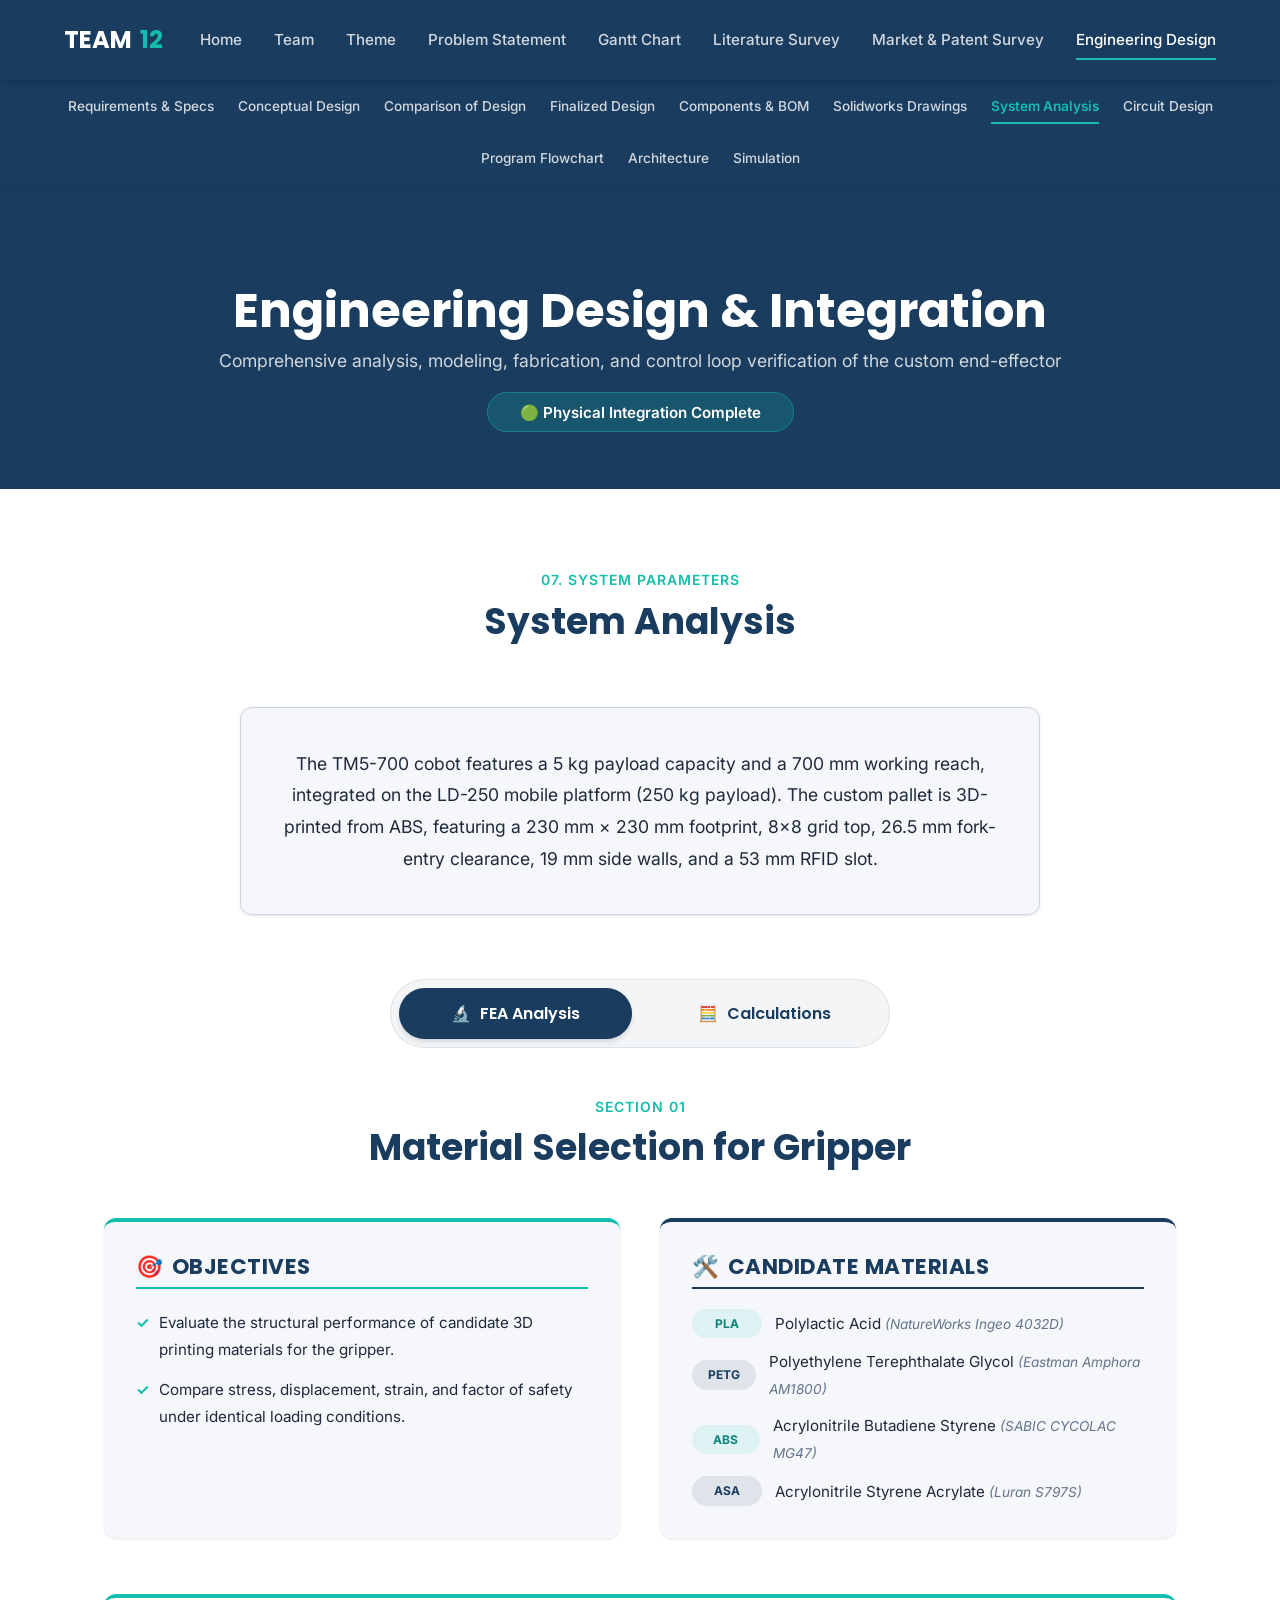
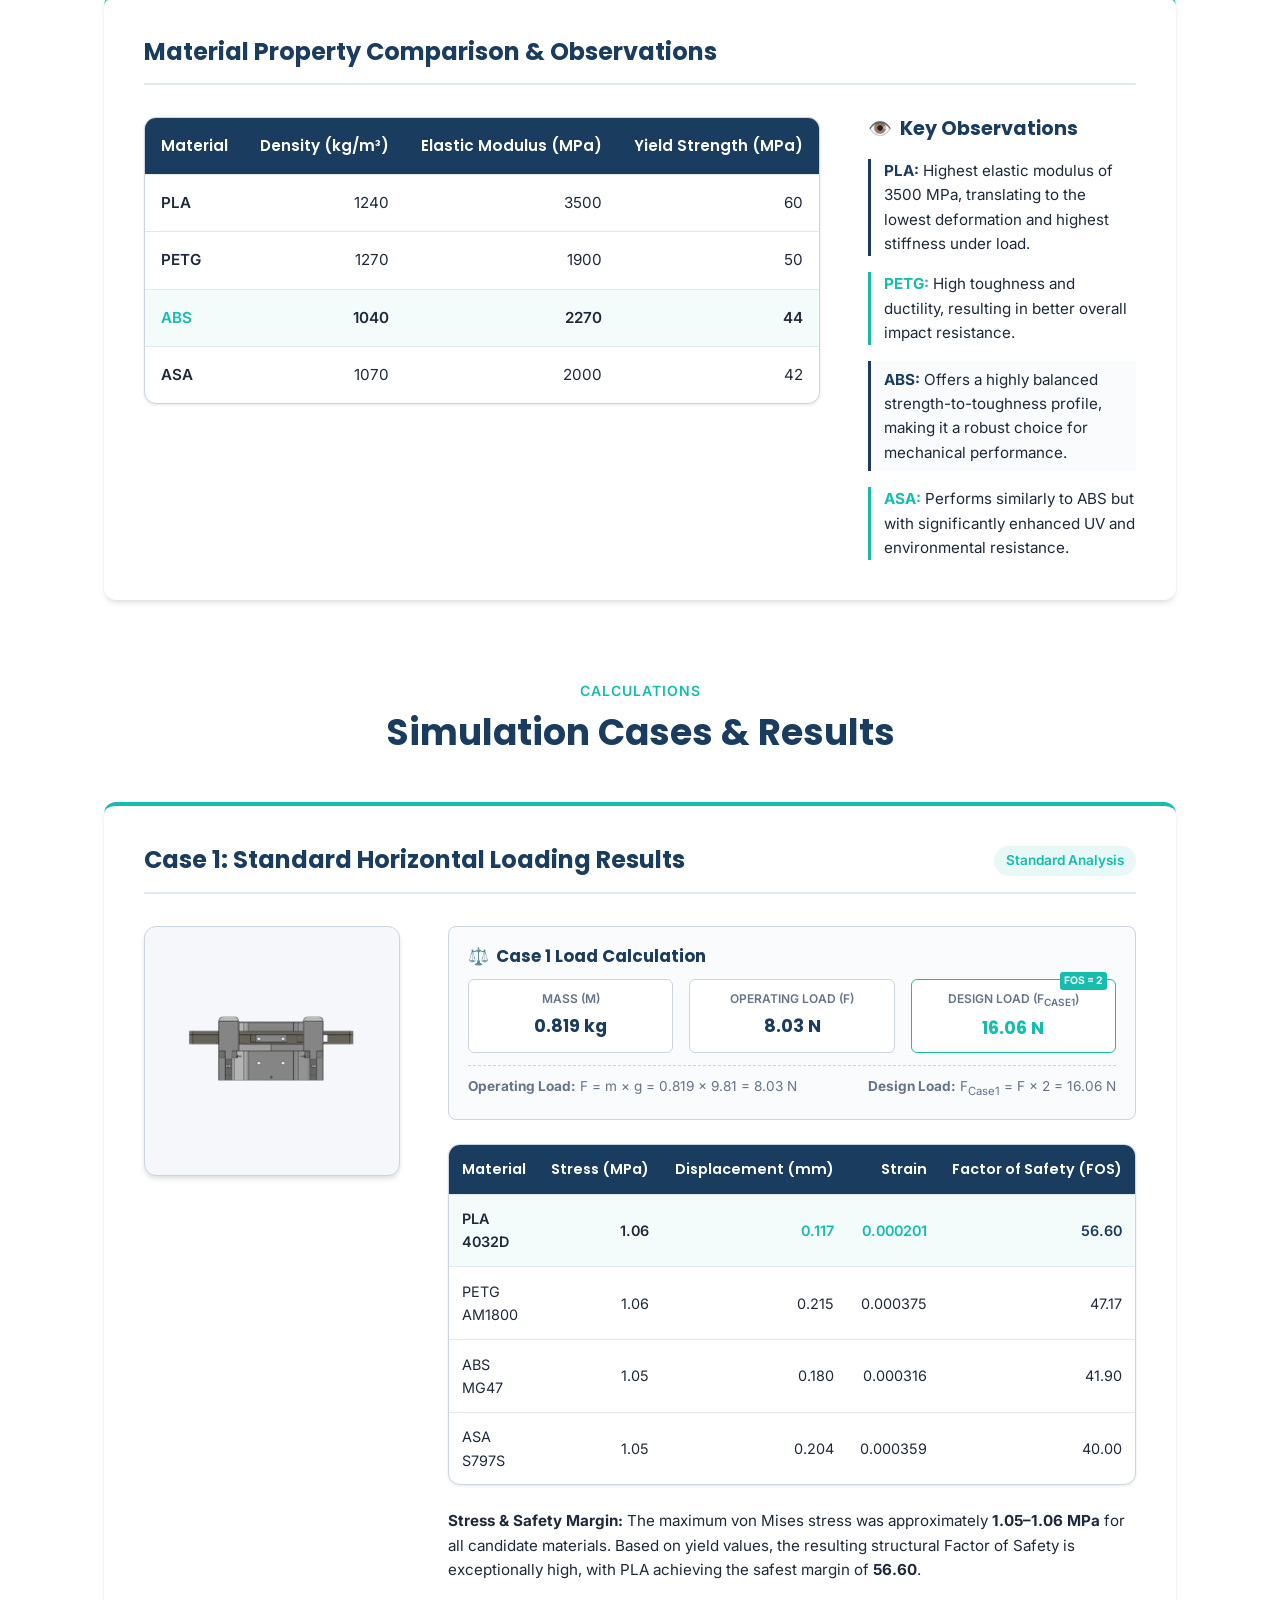
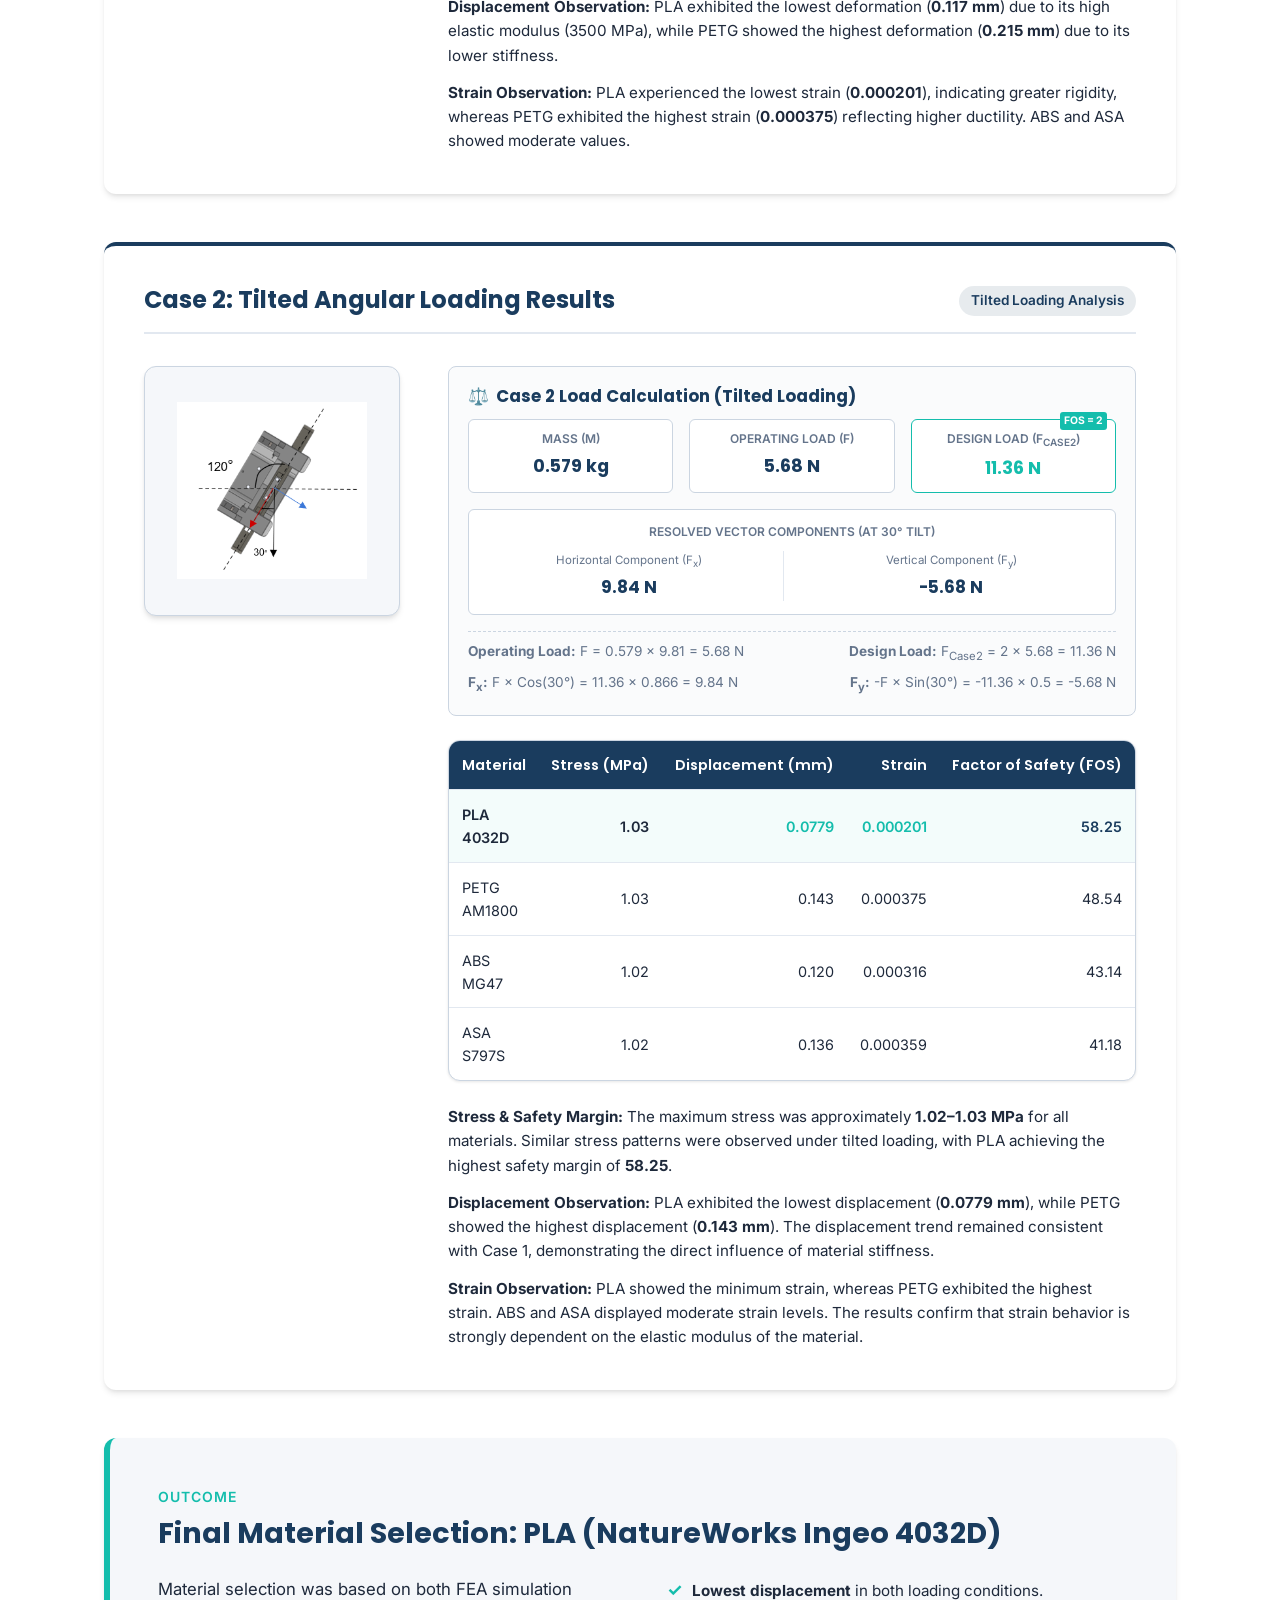
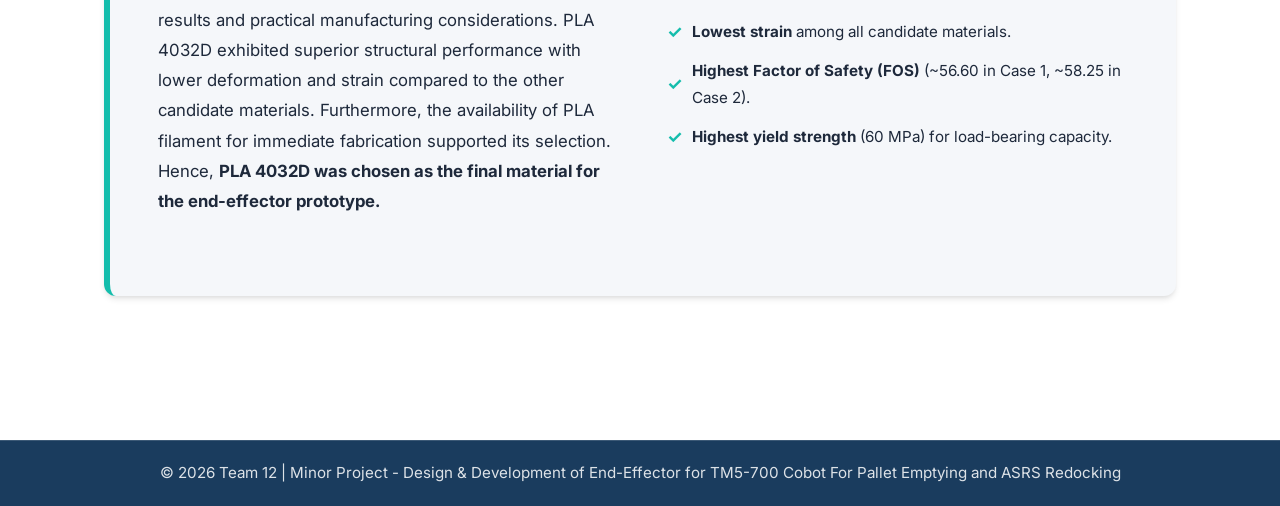
<file: engineering-analysis.html>
<!DOCTYPE html>
<html lang="en">

<head>
    <meta charset="UTF-8">
    <meta name="viewport" content="width=device-width, initial-scale=1.0">
    <title>Engineering Design | Cobot End-Effector</title>
    <!-- Google Fonts -->
    <link
        href="https://fonts.googleapis.com/css2?family=Inter:wght@400;500;600&family=Poppins:wght@500;600;700&display=swap"
        rel="stylesheet">
    <!-- CSS -->
    <link rel="stylesheet" href="css/style.css">
    <style>
        .page-header {
            background: var(--primary);
            color: white;
            padding: 6rem 5% 4rem;
        }

        .sketch-placeholder {
            background: #e2e8f0;
            height: 200px;
            display: flex;
            align-items: center;
            justify-content: center;
            color: var(--text-light);
            font-weight: 500;
            border-bottom: 3px solid var(--accent);
        }

        .toc-bar {
            background: var(--primary);
            padding: 1rem 5%;
            position: sticky;
            top: 70px;
            z-index: 999;
            box-shadow: var(--shadow-sm);
            display: flex;
            gap: 1.5rem;
            flex-wrap: wrap;
            justify-content: center;
        }

        .toc-bar a {
            color: rgba(255, 255, 255, 0.8);
            font-size: 0.85rem;
            font-weight: 500;
        }

        .toc-bar a.active {
            color: var(--accent);
            font-weight: 600;
            border-bottom: 2px solid var(--accent);
            padding-bottom: 4px;
        }

        .toc-bar a:hover {
            color: var(--accent);
        }

        @media (max-width: 1024px) {
            .toc-bar {
                top: 70px;
            }
        }

        /* Dynamic Tab Control Styles */
        .tabs-container {
            margin-top: 4rem;
        }

        .tabs-nav {
            display: flex;
            justify-content: center;
            gap: 1rem;
            margin-bottom: 3rem;
            background: rgba(26, 60, 94, 0.05);
            padding: 0.5rem;
            border-radius: 50px;
            max-width: 500px;
            margin-left: auto;
            margin-right: auto;
            border: 1px solid rgba(26, 60, 94, 0.1);
        }

        .tab-btn {
            flex: 1;
            background: transparent;
            border: none;
            padding: 0.8rem 1.5rem;
            font-size: 1rem;
            font-weight: 600;
            font-family: 'Poppins', sans-serif;
            color: var(--primary);
            cursor: pointer;
            border-radius: 50px;
            transition: all 0.3s cubic-bezier(0.4, 0, 0.2, 1);
            display: flex;
            align-items: center;
            justify-content: center;
            gap: 0.6rem;
            outline: none;
        }

        .tab-btn:hover {
            color: var(--accent);
            background: rgba(20, 189, 172, 0.08);
        }

        .tab-btn.active {
            background: var(--primary);
            color: white;
            box-shadow: var(--shadow-md);
        }

        .tab-content {
            display: none;
        }

        .tab-content.active {
            display: block;
            animation: fadeInUp 0.5s cubic-bezier(0.16, 1, 0.3, 1) forwards;
        }

        @keyframes fadeInUp {
            from {
                opacity: 0;
                transform: translateY(20px);
            }
            to {
                opacity: 1;
                transform: translateY(0);
            }
        }
    </style>
</head>

<body>
    <!-- Navbar -->
    <nav class="navbar">
        <div class="logo">TEAM<span>12</span></div>
        <div class="nav-links">
            <a href="index.html">Home</a>
            <a href="team.html">Team</a>
            <a href="theme.html">Theme</a>
            <a href="problem-statement.html">Problem Statement</a>
            <a href="gantt-chart.html">Gantt Chart</a>
            <a href="literature-survey.html">Literature Survey</a>
            <a href="market-patent-survey.html">Market & Patent Survey</a>
            <a href="engineering-specs.html" class="active">Engineering Design</a>
        </div>
        <button class="mobile-menu-btn">☰</button>
    </nav>
    <!-- Table of Contents Sticky Bar -->
    <div class="toc-bar">
        <a href="engineering-specs.html"> Requirements & Specs</a>
        <a href="engineering-concepts.html"> Conceptual Design</a>
        <a href="engineering-comparison.html"> Comparison of Design</a>
        <a href="engineering-finalized.html"> Finalized Design</a>
        <a href="engineering-bom.html"> Components & BOM</a>
        <a href="engineering-solidworks.html"> Solidworks Drawings</a>
        <a href="engineering-analysis.html" class="active"> System Analysis</a>
        <a href="engineering-circuit.html"> Circuit Design</a>
        <a href="engineering-flowchart.html"> Program Flowchart</a>
        <a href="engineering-architecture.html"> Architecture</a>
        <a href="engineering-simulation.html"> Simulation</a>
    </div>
    <!-- Page Header -->
    <header class="page-header text-center">
        <div class="container reveal">
            <h1 style="color: white; font-size: 3rem; margin-bottom: 0.5rem;">Engineering Design & Integration</h1>
            <p style="color: rgba(255,255,255,0.8); font-size: 1.1rem; margin-bottom: 1.5rem;">Comprehensive analysis,
                modeling, fabrication, and control loop verification of the custom end-effector</p>
            <div style="display: inline-block;">
                <span
                    style="background: rgba(20, 189, 172, 0.2); border: 1px solid rgba(20, 189, 172, 0.4); color: white; padding: 0.6rem 2rem; border-radius: 50px; font-weight: 600; font-size: 0.95rem; backdrop-filter: blur(5px);">🟢
                    Physical Integration Complete</span>
            </div>
        </div>
    </header>

    <!-- 1. Requirements and Specifications -->
    <section id="analysis" class="section-padding" style="background-color: var(--card-white);">
        <div class="container reveal">
            <div class="text-center" style="margin-bottom: 4rem;">
                <span class="subtitle">07. System Parameters</span>
                <h2 class="section-title">System Analysis</h2>
            </div>

            <div
                style="max-width: 800px; margin: 0 auto; background: var(--bg-light); padding: 2.5rem; border-radius: var(--radius); box-shadow: var(--shadow-sm); border: 1px solid #cbd5e1; text-align: center;">
                <p style="color: var(--text-dark); line-height: 1.8; font-size: 1.1rem; margin: 0;">
                    The TM5-700 cobot features a 5 kg payload capacity and a 700 mm working reach, integrated on the
                    LD-250 mobile platform (250 kg payload). The custom pallet is 3D-printed from ABS, featuring a 230
                    mm × 230 mm footprint, 8×8 grid top, 26.5 mm fork-entry clearance, 19 mm side walls, and a 53 mm
                    RFID slot.
                </p>
            </div>

            <!-- Tabs container -->
            <div class="tabs-container">
                <!-- Tabs Navigation -->
                <div class="tabs-nav">
                    <button class="tab-btn active" data-tab="fea">
                        <span>🔬</span> FEA Analysis
                    </button>
                    <button class="tab-btn" data-tab="calculations">
                        <span>🧮</span> Calculations
                    </button>
                </div>

                <!-- Tab 1: FEA Analysis -->
                <div class="tab-content active" id="tab-fea">
                    <div class="text-center" style="margin-top: 1rem; margin-bottom: 3rem;">
                        <span class="subtitle">Section 01</span>
                        <h2 class="section-title" style="margin-bottom: 1rem;">Material Selection for Gripper</h2>
                    </div>

            <!-- Objectives & Candidate Materials Grid -->
            <div class="grid grid-2 reveal" style="gap: 2.5rem; margin-bottom: 3.5rem; align-items: stretch;">
                <!-- Objectives Card -->
                <div class="card"
                    style="border-top: 4px solid var(--accent); background: var(--bg-light); padding: 2rem; border-radius: var(--radius); box-shadow: var(--shadow-sm);">
                    <h3
                        style="font-family: 'Poppins', sans-serif; color: var(--primary); font-size: 1.35rem; margin-bottom: 1.2rem; text-transform: uppercase; letter-spacing: 0.5px; border-bottom: 2px solid var(--accent); padding-bottom: 0.5rem; display: flex; align-items: center; gap: 0.5rem;">
                        <span>🎯</span> Objectives
                    </h3>
                    <ul
                        style="font-size: 0.95rem; padding-left: 0; list-style-type: none; color: var(--text-dark); margin: 0; line-height: 1.8;">
                        <li style="margin-bottom: 0.8rem; display: flex; align-items: flex-start; gap: 0.6rem;">
                            <span style="color: var(--accent); font-weight: bold;">✓</span>
                            <span>Evaluate the structural performance of candidate 3D printing materials for the
                                gripper.</span>
                        </li>
                        <li style="display: flex; align-items: flex-start; gap: 0.6rem;">
                            <span style="color: var(--accent); font-weight: bold;">✓</span>
                            <span>Compare stress, displacement, strain, and factor of safety under identical loading
                                conditions.</span>
                        </li>
                    </ul>
                </div>

                <!-- Candidate Materials Card -->
                <div class="card"
                    style="border-top: 4px solid var(--primary); background: var(--bg-light); padding: 2rem; border-radius: var(--radius); box-shadow: var(--shadow-sm);">
                    <h3
                        style="font-family: 'Poppins', sans-serif; color: var(--primary); font-size: 1.35rem; margin-bottom: 1.2rem; text-transform: uppercase; letter-spacing: 0.5px; border-bottom: 2px solid var(--primary); padding-bottom: 0.5rem; display: flex; align-items: center; gap: 0.5rem;">
                        <span>🛠️</span> Candidate Materials
                    </h3>
                    <ul
                        style="font-size: 0.95rem; padding-left: 0; list-style-type: none; color: var(--text-dark); margin: 0; line-height: 1.8;">
                        <li style="margin-bottom: 0.6rem; display: flex; align-items: center; gap: 0.8rem;">
                            <span class="badge" style="width: 70px; text-align: center; font-weight: 700;">PLA</span>
                            <span>Polylactic Acid <em style="color: var(--text-light); font-size: 0.85rem;">(NatureWorks
                                    Ingeo 4032D)</em></span>
                        </li>
                        <li style="margin-bottom: 0.6rem; display: flex; align-items: center; gap: 0.8rem;">
                            <span class="badge"
                                style="width: 70px; text-align: center; font-weight: 700; background: rgba(26, 60, 94, 0.1); color: var(--primary);">PETG</span>
                            <span>Polyethylene Terephthalate Glycol <em
                                    style="color: var(--text-light); font-size: 0.85rem;">(Eastman Amphora
                                    AM1800)</em></span>
                        </li>
                        <li style="margin-bottom: 0.6rem; display: flex; align-items: center; gap: 0.8rem;">
                            <span class="badge" style="width: 70px; text-align: center; font-weight: 700;">ABS</span>
                            <span>Acrylonitrile Butadiene Styrene <em
                                    style="color: var(--text-light); font-size: 0.85rem;">(SABIC CYCOLAC
                                    MG47)</em></span>
                        </li>
                        <li style="display: flex; align-items: center; gap: 0.8rem;">
                            <span class="badge"
                                style="width: 70px; text-align: center; font-weight: 700; background: rgba(26, 60, 94, 0.1); color: var(--primary);">ASA</span>
                            <span>Acrylonitrile Styrene Acrylate <em
                                    style="color: var(--text-light); font-size: 0.85rem;">(Luran S797S)</em></span>
                        </li>
                    </ul>
                </div>
            </div>

            <!-- Material Comparison Table & Observations Card -->
            <div class="card reveal"
                style="border-top: 4px solid var(--accent); background: var(--card-white); padding: 2.5rem; border-radius: var(--radius); box-shadow: var(--shadow-md); margin-bottom: 4rem;">
                <div style="border-bottom: 2px solid #e2e8f0; padding-bottom: 1rem; margin-bottom: 2rem;">
                    <h3
                        style="font-family: 'Poppins', sans-serif; color: var(--primary); font-size: 1.5rem; margin: 0;">
                        Material Property Comparison & Observations
                    </h3>
                </div>

                <div class="grid grid-2" style="gap: 3rem; align-items: start;">
                    <!-- Table side -->
                    <div>
                        <div class="table-container"
                            style="margin-top: 0; box-shadow: var(--shadow-sm); border: 1px solid #cbd5e1;">
                            <table style="font-size: 0.95rem;">
                                <thead>
                                    <tr>
                                        <th style="padding: 1rem;">Material</th>
                                        <th style="padding: 1rem; text-align: right;">Density (kg/m³)</th>
                                        <th style="padding: 1rem; text-align: right;">Elastic Modulus (MPa)</th>
                                        <th style="padding: 1rem; text-align: right;">Yield Strength (MPa)</th>
                                    </tr>
                                </thead>
                                <tbody>
                                    <tr>
                                        <td style="font-weight: 600; padding: 1rem;">PLA</td>
                                        <td style="text-align: right; padding: 1rem;">1240</td>
                                        <td style="text-align: right; padding: 1rem;">3500</td>
                                        <td style="text-align: right; padding: 1rem;">60</td>
                                    </tr>
                                    <tr>
                                        <td style="font-weight: 600; padding: 1rem;">PETG</td>
                                        <td style="text-align: right; padding: 1rem;">1270</td>
                                        <td style="text-align: right; padding: 1rem;">1900</td>
                                        <td style="text-align: right; padding: 1rem;">50</td>
                                    </tr>
                                    <tr style="background-color: rgba(20, 189, 172, 0.05);">
                                        <td style="font-weight: 600; color: var(--accent); padding: 1rem;">ABS</td>
                                        <td style="text-align: right; padding: 1rem; font-weight: 600;">1040</td>
                                        <td style="text-align: right; padding: 1rem; font-weight: 600;">2270</td>
                                        <td style="text-align: right; padding: 1rem; font-weight: 600;">44</td>
                                    </tr>
                                    <tr>
                                        <td style="font-weight: 600; padding: 1rem;">ASA</td>
                                        <td style="text-align: right; padding: 1rem;">1070</td>
                                        <td style="text-align: right; padding: 1rem;">2000</td>
                                        <td style="text-align: right; padding: 1rem;">42</td>
                                    </tr>
                                </tbody>
                            </table>
                        </div>
                    </div>

                    <!-- Observations side -->
                    <div>
                        <h4
                            style="color: var(--primary); font-size: 1.2rem; margin-bottom: 1.2rem; display: flex; align-items: center; gap: 0.5rem;">
                            <span>👁️</span> Key Observations
                        </h4>
                        <ul
                            style="color: var(--text-dark); padding: 0; list-style-type: none; font-size: 0.95rem; line-height: 1.6;">
                            <li
                                style="margin-bottom: 1rem; display: flex; align-items: flex-start; gap: 0.8rem; border-left: 3px solid var(--primary); padding-left: 0.8rem;">
                                <div>
                                    <strong style="color: var(--primary);">PLA:</strong> Highest elastic modulus of 3500
                                    MPa, translating to the lowest deformation and highest stiffness under load.
                                </div>
                            </li>
                            <li
                                style="margin-bottom: 1rem; display: flex; align-items: flex-start; gap: 0.8rem; border-left: 3px solid var(--accent); padding-left: 0.8rem;">
                                <div>
                                    <strong style="color: var(--accent);">PETG:</strong> High toughness and ductility,
                                    resulting in better overall impact resistance.
                                </div>
                            </li>
                            <li
                                style="margin-bottom: 1rem; display: flex; align-items: flex-start; gap: 0.8rem; border-left: 3px solid var(--primary); padding-left: 0.8rem; background: rgba(26,60,94,0.02); padding-top: 0.4rem; padding-bottom: 0.4rem;">
                                <div>
                                    <strong style="color: var(--primary);">ABS:</strong> Offers a highly balanced
                                    strength-to-toughness profile, making it a robust choice for mechanical performance.
                                </div>
                            </li>
                            <li
                                style="display: flex; align-items: flex-start; gap: 0.8rem; border-left: 3px solid var(--accent); padding-left: 0.8rem;">
                                <div>
                                    <strong style="color: var(--accent);">ASA:</strong> Performs similarly to ABS but
                                    with significantly enhanced UV and environmental resistance.
                                </div>
                            </li>
                        </ul>
                    </div>
                </div>
            </div>
            <!-- FEA Simulation Title -->
            <div class="text-center" style="margin-top: 5rem; margin-bottom: 3rem;">
                <span class="subtitle">Calculations</span>
                <h2 class="section-title" style="margin-bottom: 1rem;">Simulation Cases & Results</h2>
            </div>

            <!-- Factor of Safety (FOS) Formula Banner -->


            <!-- Case 1 Results Card -->
            <div class="card reveal"
                style="border-top: 4px solid var(--accent); background: var(--card-white); padding: 2.5rem; border-radius: var(--radius); box-shadow: var(--shadow-md); margin-bottom: 3rem;">
                <div
                    style="border-bottom: 2px solid #e2e8f0; padding-bottom: 1rem; margin-bottom: 2rem; display: flex; justify-content: space-between; align-items: center; flex-wrap: wrap; gap: 1rem;">
                    <h3
                        style="font-family: 'Poppins', sans-serif; color: var(--primary); font-size: 1.5rem; margin: 0;">
                        Case 1: Standard Horizontal Loading Results
                    </h3>
                    <span class="badge"
                        style="background: rgba(20, 189, 172, 0.1); color: var(--accent); font-weight: 600; font-size: 0.85rem;">Standard
                        Analysis</span>
                </div>

                <div class="grid grid-2" style="gap: 3rem; align-items: start;">
                    <!-- Left Side: Image / Placeholder -->
                    <div
                        style="box-shadow: var(--shadow-md); border-radius: var(--radius); overflow: hidden; border: 1px solid #cbd5e1; background: var(--bg-light); min-height: 250px; display: flex; flex-direction: column; justify-content: center; align-items: center; padding: 2rem; text-align: center; position: relative;">
                        <!-- Place case1_analysis.png image or render placeholder if not found -->
                        <img src="images/case1_analysis.png" alt="Case 1 FEA Simulation"
                            style="width: 100%; height: auto; max-height: 250px; object-fit: contain; display: block;"
                            onerror="this.style.display='none'; this.nextElementSibling.style.display='block';">
                        <div style="display: none; color: var(--text-light);">
                            <span style="font-size: 3rem; display: block; margin-bottom: 1rem;">📊</span>
                            <strong>Case 1 FEA Simulation Image</strong>
                            <p style="font-size: 0.85rem; margin-top: 0.5rem; color: var(--text-light);">Place
                                <code>case1_analysis.png</code> in the <code>images/</code> folder to display the FEA
                                model.</p>
                        </div>
                    </div>

                    <!-- Right Side: Table and Observations -->
                    <div>
                        <!-- Case 1 Load Calculation -->
                        <div
                            style="background: rgba(26, 60, 94, 0.02); border: 1px solid #cbd5e1; border-radius: 8px; padding: 1.2rem; margin-bottom: 1.5rem; font-size: 0.95rem;">
                            <h4
                                style="margin-top: 0; margin-bottom: 0.8rem; color: var(--primary); font-size: 1.05rem; display: flex; align-items: center; gap: 0.4rem;">
                                <span>⚖️</span> Case 1 Load Calculation
                            </h4>
                            <div
                                style="display: grid; grid-template-columns: repeat(3, 1fr); gap: 1rem; text-align: center;">
                                <div
                                    style="background: white; padding: 0.6rem; border-radius: 6px; border: 1px solid #cbd5e1;">
                                    <span
                                        style="font-size: 0.75rem; color: var(--text-light); text-transform: uppercase; font-weight: 600; display: block; margin-bottom: 0.2rem;">Mass
                                        (m)</span>
                                    <span
                                        style="font-size: 1.1rem; font-weight: 700; color: var(--primary); font-family: 'Poppins', sans-serif;">0.819
                                        kg</span>
                                </div>
                                <div
                                    style="background: white; padding: 0.6rem; border-radius: 6px; border: 1px solid #cbd5e1;">
                                    <span
                                        style="font-size: 0.75rem; color: var(--text-light); text-transform: uppercase; font-weight: 600; display: block; margin-bottom: 0.2rem;">Operating
                                        Load (F)</span>
                                    <span
                                        style="font-size: 1.1rem; font-weight: 700; color: var(--primary); font-family: 'Poppins', sans-serif;">8.03
                                        N</span>
                                </div>
                                <div
                                    style="background: white; padding: 0.6rem; border-radius: 6px; border: 1px solid var(--accent); position: relative;">
                                    <span
                                        style="font-size: 0.75rem; color: var(--text-light); text-transform: uppercase; font-weight: 600; display: block; margin-bottom: 0.2rem;">Design
                                        Load (F<sub>Case1</sub>)</span>
                                    <span
                                        style="font-size: 1.1rem; font-weight: 700; color: var(--accent); font-family: 'Poppins', sans-serif;">16.06
                                        N</span>
                                    <span
                                        style="position: absolute; top: -8px; right: 8px; font-size: 0.65rem; background: var(--accent); color: white; padding: 1px 4px; border-radius: 3px; font-weight: bold;">FOS
                                        = 2</span>
                                </div>
                            </div>
                            <!-- Detailed step formulas -->
                            <div
                                style="margin-top: 0.8rem; font-size: 0.85rem; color: var(--text-light); display: flex; justify-content: space-between; border-top: 1px dashed #cbd5e1; padding-top: 0.6rem; flex-wrap: wrap; gap: 0.5rem;">
                                <span><strong>Operating Load:</strong> F = m × g = 0.819 × 9.81 = 8.03 N</span>
                                <span><strong>Design Load:</strong> F<sub>Case1</sub> = F × 2 = 16.06 N</span>
                            </div>
                        </div>

                        <div class="table-container"
                            style="margin-top: 0; box-shadow: var(--shadow-sm); border: 1px solid #cbd5e1; margin-bottom: 1.5rem;">
                            <table style="font-size: 0.9rem;">
                                <thead>
                                    <tr>
                                        <th style="padding: 0.8rem;">Material</th>
                                        <th style="padding: 0.8rem; text-align: right;">Stress (MPa)</th>
                                        <th style="padding: 0.8rem; text-align: right;">Displacement (mm)</th>
                                        <th style="padding: 0.8rem; text-align: right;">Strain</th>
                                        <th style="padding: 0.8rem; text-align: right;">Factor of Safety (FOS)</th>
                                    </tr>
                                </thead>
                                <tbody>
                                    <tr style="background-color: rgba(20, 189, 172, 0.05); font-weight: 600;">
                                        <td style="padding: 0.8rem;">PLA 4032D</td>
                                        <td style="text-align: right; padding: 0.8rem;">1.06</td>
                                        <td style="text-align: right; padding: 0.8rem; color: var(--accent);">0.117</td>
                                        <td style="text-align: right; padding: 0.8rem; color: var(--accent);">0.000201
                                        </td>
                                        <td style="text-align: right; padding: 0.8rem; color: var(--primary);">56.60
                                        </td>
                                    </tr>
                                    <tr>
                                        <td style="padding: 0.8rem;">PETG AM1800</td>
                                        <td style="text-align: right; padding: 0.8rem;">1.06</td>
                                        <td style="text-align: right; padding: 0.8rem;">0.215</td>
                                        <td style="text-align: right; padding: 0.8rem;">0.000375</td>
                                        <td style="text-align: right; padding: 0.8rem;">47.17</td>
                                    </tr>
                                    <tr>
                                        <td style="padding: 0.8rem;">ABS MG47</td>
                                        <td style="text-align: right; padding: 0.8rem;">1.05</td>
                                        <td style="text-align: right; padding: 0.8rem;">0.180</td>
                                        <td style="text-align: right; padding: 0.8rem;">0.000316</td>
                                        <td style="text-align: right; padding: 0.8rem;">41.90</td>
                                    </tr>
                                    <tr>
                                        <td style="padding: 0.8rem;">ASA S797S</td>
                                        <td style="text-align: right; padding: 0.8rem;">1.05</td>
                                        <td style="text-align: right; padding: 0.8rem;">0.204</td>
                                        <td style="text-align: right; padding: 0.8rem;">0.000359</td>
                                        <td style="text-align: right; padding: 0.8rem;">40.00</td>
                                    </tr>
                                </tbody>
                            </table>
                        </div>

                        <!-- Observations -->
                        <div style="font-size: 0.95rem; line-height: 1.6;">
                            <p style="margin-bottom: 0.8rem; color: var(--text-dark);">
                                <strong>Stress & Safety Margin:</strong> The maximum von Mises stress was approximately
                                <strong>1.05–1.06 MPa</strong> for all candidate materials. Based on yield values, the
                                resulting structural Factor of Safety is exceptionally high, with PLA achieving the
                                safest margin of <strong>56.60</strong>.
                            </p>
                            <p style="margin-bottom: 0.8rem; color: var(--text-dark);">
                                <strong>Displacement Observation:</strong> PLA exhibited the lowest deformation
                                (<strong>0.117 mm</strong>) due to its high elastic modulus (3500 MPa), while PETG
                                showed the highest deformation (<strong>0.215 mm</strong>) due to its lower stiffness.
                            </p>
                            <p style="color: var(--text-dark); margin-bottom: 0;">
                                <strong>Strain Observation:</strong> PLA experienced the lowest strain
                                (<strong>0.000201</strong>), indicating greater rigidity, whereas PETG exhibited the
                                highest strain (<strong>0.000375</strong>) reflecting higher ductility. ABS and ASA
                                showed moderate values.
                            </p>
                        </div>
                    </div>
                </div>
            </div>

            <!-- Case 2 Results Card -->
            <div class="card reveal"
                style="border-top: 4px solid var(--primary); background: var(--card-white); padding: 2.5rem; border-radius: var(--radius); box-shadow: var(--shadow-md); margin-bottom: 3rem;">
                <div
                    style="border-bottom: 2px solid #e2e8f0; padding-bottom: 1rem; margin-bottom: 2rem; display: flex; justify-content: space-between; align-items: center; flex-wrap: wrap; gap: 1rem;">
                    <h3
                        style="font-family: 'Poppins', sans-serif; color: var(--primary); font-size: 1.5rem; margin: 0;">
                        Case 2: Tilted Angular Loading Results
                    </h3>
                    <span class="badge badge-primary" style="font-weight: 600; font-size: 0.85rem;">Tilted Loading
                        Analysis</span>
                </div>

                <div class="grid grid-2" style="gap: 3rem; align-items: start;">
                    <!-- Left Side: Image / Placeholder -->
                    <div
                        style="box-shadow: var(--shadow-md); border-radius: var(--radius); overflow: hidden; border: 1px solid #cbd5e1; background: var(--bg-light); min-height: 250px; display: flex; flex-direction: column; justify-content: center; align-items: center; padding: 2rem; text-align: center; position: relative;">
                        <!-- Place case2_analysis.png image or render placeholder if not found -->
                        <img src="images/case2_analysis.png" alt="Case 2 FEA Simulation"
                            style="width: 100%; height: auto; max-height: 250px; object-fit: contain; display: block;"
                            onerror="this.style.display='none'; this.nextElementSibling.style.display='block';">
                        <div style="display: none; color: var(--text-light);">
                            <span style="font-size: 3rem; display: block; margin-bottom: 1rem;">📐</span>
                            <strong>Case 2 (Tilted) FEA Simulation Image</strong>
                            <p style="font-size: 0.85rem; margin-top: 0.5rem; color: var(--text-light);">Place
                                <code>case2_analysis.png</code> in the <code>images/</code> folder to display the
                                angular loading model.</p>
                        </div>
                    </div>

                    <!-- Right Side: Table and Observations -->
                    <div>
                        <!-- Case 2 Load Calculation -->
                        <div
                            style="background: rgba(26, 60, 94, 0.02); border: 1px solid #cbd5e1; border-radius: 8px; padding: 1.2rem; margin-bottom: 1.5rem; font-size: 0.95rem;">
                            <h4
                                style="margin-top: 0; margin-bottom: 0.8rem; color: var(--primary); font-size: 1.05rem; display: flex; align-items: center; gap: 0.4rem;">
                                <span>⚖️</span> Case 2 Load Calculation (Tilted Loading)
                            </h4>
                            <div
                                style="display: grid; grid-template-columns: repeat(3, 1fr); gap: 1rem; text-align: center; margin-bottom: 1rem;">
                                <div
                                    style="background: white; padding: 0.6rem; border-radius: 6px; border: 1px solid #cbd5e1;">
                                    <span
                                        style="font-size: 0.75rem; color: var(--text-light); text-transform: uppercase; font-weight: 600; display: block; margin-bottom: 0.2rem;">Mass
                                        (m)</span>
                                    <span
                                        style="font-size: 1.1rem; font-weight: 700; color: var(--primary); font-family: 'Poppins', sans-serif;">0.579
                                        kg</span>
                                </div>
                                <div
                                    style="background: white; padding: 0.6rem; border-radius: 6px; border: 1px solid #cbd5e1;">
                                    <span
                                        style="font-size: 0.75rem; color: var(--text-light); text-transform: uppercase; font-weight: 600; display: block; margin-bottom: 0.2rem;">Operating
                                        Load (F)</span>
                                    <span
                                        style="font-size: 1.1rem; font-weight: 700; color: var(--primary); font-family: 'Poppins', sans-serif;">5.68
                                        N</span>
                                </div>
                                <div
                                    style="background: white; padding: 0.6rem; border-radius: 6px; border: 1px solid var(--accent); position: relative;">
                                    <span
                                        style="font-size: 0.75rem; color: var(--text-light); text-transform: uppercase; font-weight: 600; display: block; margin-bottom: 0.2rem;">Design
                                        Load (F<sub>Case2</sub>)</span>
                                    <span
                                        style="font-size: 1.1rem; font-weight: 700; color: var(--accent); font-family: 'Poppins', sans-serif;">11.36
                                        N</span>
                                    <span
                                        style="position: absolute; top: -8px; right: 8px; font-size: 0.65rem; background: var(--accent); color: white; padding: 1px 4px; border-radius: 3px; font-weight: bold;">FOS
                                        = 2</span>
                                </div>
                            </div>

                            <!-- Resolved Vector Components -->
                            <div
                                style="background: white; border: 1px solid #cbd5e1; border-radius: 6px; padding: 0.8rem; margin-bottom: 1rem;">
                                <span
                                    style="font-size: 0.75rem; color: var(--text-light); text-transform: uppercase; font-weight: 600; display: block; margin-bottom: 0.6rem; text-align: center;">Resolved
                                    Vector Components (at 30° Tilt)</span>
                                <div
                                    style="display: grid; grid-template-columns: repeat(2, 1fr); gap: 1rem; text-align: center;">
                                    <div style="border-right: 1px solid #e2e8f0; padding-right: 0.5rem;">
                                        <span
                                            style="font-size: 0.72rem; color: var(--text-light); display: block; margin-bottom: 0.15rem;">Horizontal
                                            Component (F<sub>x</sub>)</span>
                                        <span
                                            style="font-size: 1.05rem; font-weight: 700; color: var(--primary); font-family: 'Poppins', sans-serif;">9.84
                                            N</span>
                                    </div>
                                    <div>
                                        <span
                                            style="font-size: 0.72rem; color: var(--text-light); display: block; margin-bottom: 0.15rem;">Vertical
                                            Component (F<sub>y</sub>)</span>
                                        <span
                                            style="font-size: 1.05rem; font-weight: 700; color: var(--primary); font-family: 'Poppins', sans-serif;">-5.68
                                            N</span>
                                    </div>
                                </div>
                            </div>

                            <!-- Detailed step formulas -->
                            <div
                                style="margin-top: 0.8rem; font-size: 0.85rem; color: var(--text-light); border-top: 1px dashed #cbd5e1; padding-top: 0.6rem; line-height: 1.6;">
                                <div
                                    style="display: flex; justify-content: space-between; flex-wrap: wrap; gap: 0.5rem; margin-bottom: 0.4rem;">
                                    <span><strong>Operating Load:</strong> F = 0.579 × 9.81 = 5.68 N</span>
                                    <span><strong>Design Load:</strong> F<sub>Case2</sub> = 2 × 5.68 = 11.36 N</span>
                                </div>
                                <div
                                    style="display: flex; justify-content: space-between; flex-wrap: wrap; gap: 0.5rem;">
                                    <span><strong>F<sub>x</sub>:</strong> F × Cos(30°) = 11.36 × 0.866 = 9.84 N</span>
                                    <span><strong>F<sub>y</sub>:</strong> -F × Sin(30°) = -11.36 × 0.5 = -5.68 N</span>
                                </div>
                            </div>
                        </div>

                        <div class="table-container"
                            style="margin-top: 0; box-shadow: var(--shadow-sm); border: 1px solid #cbd5e1; margin-bottom: 1.5rem;">
                            <table style="font-size: 0.9rem;">
                                <thead>
                                    <tr>
                                        <th style="padding: 0.8rem;">Material</th>
                                        <th style="padding: 0.8rem; text-align: right;">Stress (MPa)</th>
                                        <th style="padding: 0.8rem; text-align: right;">Displacement (mm)</th>
                                        <th style="padding: 0.8rem; text-align: right;">Strain</th>
                                        <th style="padding: 0.8rem; text-align: right;">Factor of Safety (FOS)</th>
                                    </tr>
                                </thead>
                                <tbody>
                                    <tr style="background-color: rgba(20, 189, 172, 0.05); font-weight: 600;">
                                        <td style="padding: 0.8rem;">PLA 4032D</td>
                                        <td style="text-align: right; padding: 0.8rem;">1.03</td>
                                        <td style="text-align: right; padding: 0.8rem; color: var(--accent);">0.0779
                                        </td>
                                        <td style="text-align: right; padding: 0.8rem; color: var(--accent);">0.000201
                                        </td>
                                        <td style="text-align: right; padding: 0.8rem; color: var(--primary);">58.25
                                        </td>
                                    </tr>
                                    <tr>
                                        <td style="padding: 0.8rem;">PETG AM1800</td>
                                        <td style="text-align: right; padding: 0.8rem;">1.03</td>
                                        <td style="text-align: right; padding: 0.8rem;">0.143</td>
                                        <td style="text-align: right; padding: 0.8rem;">0.000375</td>
                                        <td style="text-align: right; padding: 0.8rem;">48.54</td>
                                    </tr>
                                    <tr>
                                        <td style="padding: 0.8rem;">ABS MG47</td>
                                        <td style="text-align: right; padding: 0.8rem;">1.02</td>
                                        <td style="text-align: right; padding: 0.8rem;">0.120</td>
                                        <td style="text-align: right; padding: 0.8rem;">0.000316</td>
                                        <td style="text-align: right; padding: 0.8rem;">43.14</td>
                                    </tr>
                                    <tr>
                                        <td style="padding: 0.8rem;">ASA S797S</td>
                                        <td style="text-align: right; padding: 0.8rem;">1.02</td>
                                        <td style="text-align: right; padding: 0.8rem;">0.136</td>
                                        <td style="text-align: right; padding: 0.8rem;">0.000359</td>
                                        <td style="text-align: right; padding: 0.8rem;">41.18</td>
                                    </tr>
                                </tbody>
                            </table>
                        </div>

                        <!-- Observations -->
                        <div style="font-size: 0.95rem; line-height: 1.6;">
                            <p style="margin-bottom: 0.8rem; color: var(--text-dark);">
                                <strong>Stress & Safety Margin:</strong> The maximum stress was approximately
                                <strong>1.02–1.03 MPa</strong> for all materials. Similar stress patterns were observed
                                under tilted loading, with PLA achieving the highest safety margin of
                                <strong>58.25</strong>.
                            </p>
                            <p style="margin-bottom: 0.8rem; color: var(--text-dark);">
                                <strong>Displacement Observation:</strong> PLA exhibited the lowest displacement
                                (<strong>0.0779 mm</strong>), while PETG showed the highest displacement (<strong>0.143
                                    mm</strong>). The displacement trend remained consistent with Case 1, demonstrating
                                the direct influence of material stiffness.
                            </p>
                            <p style="color: var(--text-dark); margin-bottom: 0;">
                                <strong>Strain Observation:</strong> PLA showed the minimum strain, whereas PETG
                                exhibited the highest strain. ABS and ASA displayed moderate strain levels. The results
                                confirm that strain behavior is strongly dependent on the elastic modulus of the
                                material.
                            </p>
                        </div>
                    </div>
                </div>
            </div>

            <!-- Final Material Selection Card -->
            <div class="card reveal"
                style="border-left: 6px solid var(--accent); background: var(--bg-light); padding: 3rem; border-radius: var(--radius); box-shadow: var(--shadow-md); margin-bottom: 4rem;">
                <span class="subtitle">Outcome</span>
                <h3
                    style="font-family: 'Poppins', sans-serif; color: var(--primary); font-size: 1.8rem; margin-bottom: 1.5rem;">
                    Final Material Selection: PLA (NatureWorks Ingeo 4032D)
                </h3>

                <div class="grid grid-2" style="gap: 3rem; align-items: start; margin-bottom: 2rem;">
                    <div>
                        <p style="color: var(--text-dark); line-height: 1.8; font-size: 1.05rem; margin-bottom: 0;">
                            Material selection was based on both FEA simulation results and practical manufacturing
                            considerations. PLA 4032D exhibited superior structural performance with lower deformation
                            and strain compared to the other candidate materials. Furthermore, the availability of PLA
                            filament for immediate fabrication supported its selection. Hence, <strong>PLA 4032D was
                                chosen as the final material for the end-effector prototype.</strong>
                        </p>
                    </div>

                    <div>
                        <ul
                            style="list-style-type: none; padding-left: 0; margin: 0; font-size: 0.95rem; line-height: 1.8; color: var(--text-dark);">
                            <li style="margin-bottom: 0.6rem; display: flex; align-items: center; gap: 0.6rem;">
                                <span style="color: var(--accent); font-weight: bold; font-size: 1.1rem;">✓</span>
                                <span><strong>Lowest displacement</strong> in both loading conditions.</span>
                            </li>
                            <li style="margin-bottom: 0.6rem; display: flex; align-items: center; gap: 0.6rem;">
                                <span style="color: var(--accent); font-weight: bold; font-size: 1.1rem;">✓</span>
                                <span><strong>Lowest strain</strong> among all candidate materials.</span>
                            </li>
                            <li style="margin-bottom: 0.6rem; display: flex; align-items: center; gap: 0.6rem;">
                                <span style="color: var(--accent); font-weight: bold; font-size: 1.1rem;">✓</span>
                                <span><strong>Highest Factor of Safety (FOS)</strong> (~56.60 in Case 1, ~58.25 in Case
                                    2).</span>
                            </li>
                            <li style="display: flex; align-items: center; gap: 0.6rem;">
                                <span style="color: var(--accent); font-weight: bold; font-size: 1.1rem;">✓</span>
                                <span><strong>Highest yield strength</strong> (60 MPa) for load-bearing capacity.</span>
                            </li>
                        </ul>
                    </div>
                </div>
            </div>

                </div> <!-- End tab-fea -->

                <!-- Tab 2: Calculations -->
                <div class="tab-content" id="tab-calculations">
                    <div class="text-center" style="margin-top: 1rem; margin-bottom: 3rem;">
                        <span class="subtitle">Section 02</span>
                        <h2 class="section-title" style="margin-bottom: 1rem;">Solenoid Selection & Calculations</h2>
                    </div>

            <!-- Solenoid Selection Card -->
            <div class="card reveal"
                style="border-top: 4px solid var(--accent); background: var(--card-white); padding: 2.5rem; border-radius: var(--radius); box-shadow: var(--shadow-md); margin-bottom: 4rem;">
                <div style="border-bottom: 2px solid #e2e8f0; padding-bottom: 1rem; margin-bottom: 2rem;">
                    <h3
                        style="font-family: 'Poppins', sans-serif; color: var(--primary); font-size: 1.5rem; margin: 0;">
                        Holding Force & Solenoid Calculation
                    </h3>
                </div>

                <div class="grid grid-2" style="gap: 3rem; align-items: start;">
                    <!-- Left Side: Table of Components for Solenoids -->
                    <div>
                        <h4
                            style="color: var(--primary); font-size: 1.2rem; margin-bottom: 1.2rem; display: flex; align-items: center; gap: 0.5rem;">
                            <span>📦</span> Pallet Assembly Component Weights
                        </h4>
                        <div class="table-container"
                            style="margin-top: 0; box-shadow: var(--shadow-sm); border: 1px solid #cbd5e1; margin-bottom: 1.5rem;">
                            <table style="font-size: 0.95rem;">
                                <thead>
                                    <tr>
                                        <th style="padding: 1rem;">Component</th>
                                        <th style="padding: 1rem; text-align: right;">Unit Weight × Qty</th>
                                        <th style="padding: 1rem; text-align: right;">Total Weight</th>
                                    </tr>
                                </thead>
                                <tbody>
                                    <tr>
                                        <td style="font-weight: 600; padding: 1rem;">Pallet Weight</td>
                                        <td style="text-align: right; padding: 1rem; color: var(--text-light);">428 g ×
                                            1</td>
                                        <td style="text-align: right; padding: 1rem; font-family: monospace;">428 g</td>
                                    </tr>
                                    <tr>
                                        <td style="font-weight: 600; padding: 1rem;">RFID Tag</td>
                                        <td style="text-align: right; padding: 1rem; color: var(--text-light);">15 g × 1
                                        </td>
                                        <td style="text-align: right; padding: 1rem; font-family: monospace;">15 g</td>
                                    </tr>
                                    <tr>
                                        <td style="font-weight: 600; padding: 1rem;">Mild Steel Plates</td>
                                        <td style="text-align: right; padding: 1rem; color: var(--text-light);">68 g × 2
                                        </td>
                                        <td style="text-align: right; padding: 1rem; font-family: monospace;">136 g</td>
                                    </tr>
                                    <tr>
                                        <td style="font-weight: 600; padding: 1rem;">Solenoids</td>
                                        <td style="text-align: right; padding: 1rem; color: var(--text-light);">60 g × 4
                                        </td>
                                        <td style="text-align: right; padding: 1rem; font-family: monospace;">240 g</td>
                                    </tr>
                                    <tr
                                        style="background-color: var(--bg-light); border-top: 2px solid #cbd5e1; font-weight: 700;">
                                        <td style="padding: 1rem; color: var(--primary);">Supported Pallet Assembly Load
                                        </td>
                                        <td style="text-align: right; padding: 1rem; color: var(--text-light);">
                                            Pallet+RFID+Plates</td>
                                        <td
                                            style="text-align: right; padding: 1rem; color: var(--primary); font-family: monospace;">
                                            579 g (0.579 kg)</td>
                                    </tr>
                                </tbody>
                            </table>
                        </div>
                        <p style="font-size: 0.9rem; color: var(--text-light); line-height: 1.6;">
                            Note: Although the solenoids themselves weigh 240 g, they are mounted on the gripper body
                            and do not contribute to the lifted pallet assembly load (W<sub>Total</sub> = 579 g) that
                            they must actively hold.
                        </p>
                    </div>

                    <!-- Right Side: Calculations -->
                    <div>
                        <h4
                            style="color: var(--primary); font-size: 1.2rem; margin-bottom: 1.2rem; display: flex; align-items: center; gap: 0.5rem;">
                            <span>🧮</span> Holding Force Calculations
                        </h4>

                        <!-- Solenoid Load Calculation Card -->
                        <div
                            style="background: rgba(26, 60, 94, 0.02); border: 1px solid #cbd5e1; border-radius: 8px; padding: 1.5rem; font-size: 0.95rem; line-height: 1.8; margin-bottom: 1.5rem;">
                            <ul style="list-style-type: none; padding-left: 0; margin: 0; color: var(--text-dark);">
                                <li
                                    style="margin-bottom: 0.8rem; display: flex; justify-content: space-between; border-bottom: 1px dashed #e2e8f0; padding-bottom: 0.4rem;">
                                    <span><strong>Load acting on pallet assembly (W):</strong></span>
                                    <span style="font-family: monospace; font-weight: 700; color: var(--primary);">(428
                                        + 15 + 136) g = 579 g = 0.579 kg</span>
                                </li>
                                <li
                                    style="margin-bottom: 0.8rem; display: flex; justify-content: space-between; border-bottom: 1px dashed #e2e8f0; padding-bottom: 0.4rem;">
                                    <span><strong>Operating Load (F = m × g):</strong></span>
                                    <span style="font-family: monospace; font-weight: 700; color: var(--primary);">0.579
                                        × 9.81 = 5.68 N</span>
                                </li>
                                <li
                                    style="margin-bottom: 0.8rem; display: flex; justify-content: space-between; border-bottom: 1px dashed #e2e8f0; padding-bottom: 0.4rem;">
                                    <span><strong>Considering Design FOS = 2:</strong></span>
                                    <span
                                        style="font-family: monospace; font-weight: 700; color: var(--accent);">F<sub>design</sub>
                                        = 2 × 5.68 = 11.36 N</span>
                                </li>
                                <li
                                    style="margin-bottom: 0.8rem; display: flex; justify-content: space-between; border-bottom: 1px dashed #e2e8f0; padding-bottom: 0.4rem;">
                                    <span><strong>Load per Solenoid (F<sub>solenoid</sub>):</strong></span>
                                    <span style="font-family: monospace; font-weight: 700; color: var(--primary);">11.36
                                        / 4 = 2.84 N</span>
                                </li>
                                <li style="display: flex; justify-content: space-between; padding-bottom: 0.2rem;">
                                    <span><strong>Convert to kgf (F<sub>solenoid</sub> / 9.81):</strong></span>
                                    <span
                                        style="font-family: monospace; font-weight: 700; color: var(--accent); font-size: 1.1rem;">2.84
                                        / 9.81 = 0.29 kgf</span>
                                </li>
                            </ul>
                        </div>

                        <!-- Practical Selection Banner -->
                        <div
                            style="background: rgba(20, 189, 172, 0.08); border-left: 4px solid var(--accent); padding: 1.2rem; border-radius: var(--radius); border: 1px solid rgba(20, 189, 172, 0.3);">
                            <h5 style="margin: 0 0 0.5rem 0; color: var(--primary); font-size: 1rem; font-weight: 600;">
                                💡 Practical Selection & Real-world Margins
                            </h5>
                            <p style="margin: 0; font-size: 0.88rem; color: var(--text-dark); line-height: 1.6;">
                                Theoretical calculations provide the minimum requirement of <strong>0.29 kgf</strong>
                                per electromagnet. Electromagnets are highly sensitive to air gaps and surface
                                conditions, so the actual holding force can be considerably lower than the rated value.
                                To account for these practical factors and ensure reliable operation, a <strong>5 kgf
                                    solenoid</strong> was selected.
                            </p>
                        </div>
                    </div>
                </div>
            </div>

            <!-- Weight Distribution Section -->
            <div class="text-center" style="margin-top: 5rem; margin-bottom: 3rem;">
                <span class="subtitle">09. Mass Budget</span>
                <h2 class="section-title" style="margin-bottom: 1rem;">Weight Distribution</h2>
            </div>

            <!-- Weight Distribution Card -->
            <div class="card reveal"
                style="border-top: 4px solid var(--primary); background: var(--card-white); padding: 2.5rem; border-radius: var(--radius); box-shadow: var(--shadow-md); margin-bottom: 2rem;">
                <div style="border-bottom: 2px solid #e2e8f0; padding-bottom: 1rem; margin-bottom: 2rem;">
                    <h3
                        style="font-family: 'Poppins', sans-serif; color: var(--primary); font-size: 1.5rem; margin: 0;">
                        Component Weight Breakdown
                    </h3>
                </div>

                <div class="grid grid-2" style="gap: 3rem; align-items: center;">
                    <!-- Paragraph and Compliancy card -->
                    <div>
                        <p style="color: var(--text-dark); line-height: 1.8; font-size: 1.05rem; margin-bottom: 2rem;">
                            To ensure safety and maintain the cobot's payload capacities, the weight of each component
                            in the system was measured. Below is the detailed weight distribution of the functional
                            assembly, confirming full compliance with our weight restrictions.
                        </p>

                        <!-- Compliance summary badge -->
                        <div
                            style="background: rgba(20, 189, 172, 0.08); border: 1px solid rgba(20, 189, 172, 0.3); border-radius: 8px; padding: 1.5rem; display: flex; justify-content: space-between; align-items: center;">
                            <div>
                                <span
                                    style="font-size: 0.85rem; color: var(--text-light); text-transform: uppercase; font-weight: 600; display: block; margin-bottom: 0.2rem;">Total
                                    Calculated Weight</span>
                                <span
                                    style="font-size: 2rem; font-weight: 700; color: var(--primary); font-family: 'Poppins', sans-serif;">1,761
                                    g <span style="font-size: 1.1rem; font-weight: 500; color: var(--text-light);">(1.76
                                        kg)</span></span>
                            </div>
                            <div style="text-align: right;">
                                <span class="badge"
                                    style="padding: 0.5rem 1rem; font-size: 0.85rem; background: var(--accent); color: white;">✓
                                    Within 2.0 kg Limit</span>
                            </div>
                        </div>
                    </div>

                    <!-- Table side -->
                    <div>
                        <div class="table-container"
                            style="margin-top: 0; box-shadow: var(--shadow-sm); border: 1px solid #cbd5e1;">
                            <table style="font-size: 0.95rem;">
                                <thead>
                                    <tr>
                                        <th style="padding: 1rem;">Component Name</th>
                                        <th style="padding: 1rem; text-align: right;">Weight (g)</th>
                                    </tr>
                                </thead>
                                <tbody>
                                    <tr>
                                        <td style="font-weight: 600; padding: 1rem;">Gripper</td>
                                        <td style="text-align: right; padding: 1rem; font-family: monospace;">942 g</td>
                                    </tr>
                                    <tr>
                                        <td style="font-weight: 600; padding: 1rem;">Pallet</td>
                                        <td style="text-align: right; padding: 1rem; font-family: monospace;">428 g</td>
                                    </tr>
                                    <tr>
                                        <td style="font-weight: 600; padding: 1rem;">RFID Tag</td>
                                        <td style="text-align: right; padding: 1rem; font-family: monospace;">15 g</td>
                                    </tr>
                                    <tr>
                                        <td style="font-weight: 600; padding: 1rem;">2 Mild Steel Plates</td>
                                        <td style="text-align: right; padding: 1rem; font-family: monospace;">136 g</td>
                                    </tr>
                                    <tr>
                                        <td style="font-weight: 600; padding: 1rem;">4 Solenoids</td>
                                        <td style="text-align: right; padding: 1rem; font-family: monospace;">240 g</td>
                                    </tr>
                                </tbody>
                            </table>
                        </div>
                    </div>
                </div>
            </div>
                </div> <!-- End tab-calculations -->
            </div> <!-- End tabs-container -->
        </div>
    </section>

    <!-- 8. Circuit Design -->
    <!-- Scroll to Top Button -->
    <button class="scroll-top">↑</button>

    <!-- Footer -->
    <footer>
        <div class="container footer-content">
            <p style="font-size: 0.95rem; color: rgba(255,255,255,0.85); margin: 0; line-height: 1.6;">
                © 2026 Team 12 | Minor Project - Design & Development of End-Effector for TM5-700 Cobot For Pallet
                Emptying and ASRS Redocking
            </p>
        </div>
    </footer>

    <!-- JS -->
    <script src="js/main.js"></script>
    <script>
        document.addEventListener('DOMContentLoaded', () => {
            const tabButtons = document.querySelectorAll('.tab-btn');
            const tabContents = document.querySelectorAll('.tab-content');

            tabButtons.forEach(btn => {
                btn.addEventListener('click', () => {
                    // Remove active from all buttons and add to clicked
                    tabButtons.forEach(b => b.classList.remove('active'));
                    btn.classList.add('active');

                    // Hide all contents and show active
                    const targetTab = btn.getAttribute('data-tab');
                    tabContents.forEach(content => {
                        content.classList.remove('active');
                        if (content.id === `tab-${targetTab}`) {
                            content.classList.add('active');
                            
                            // Force reveal animation for inner elements
                            content.querySelectorAll('.reveal').forEach(el => {
                                el.classList.add('active');
                            });
                        }
                    });
                });
            });
        });
    </script>
</body>

</html>
</file>
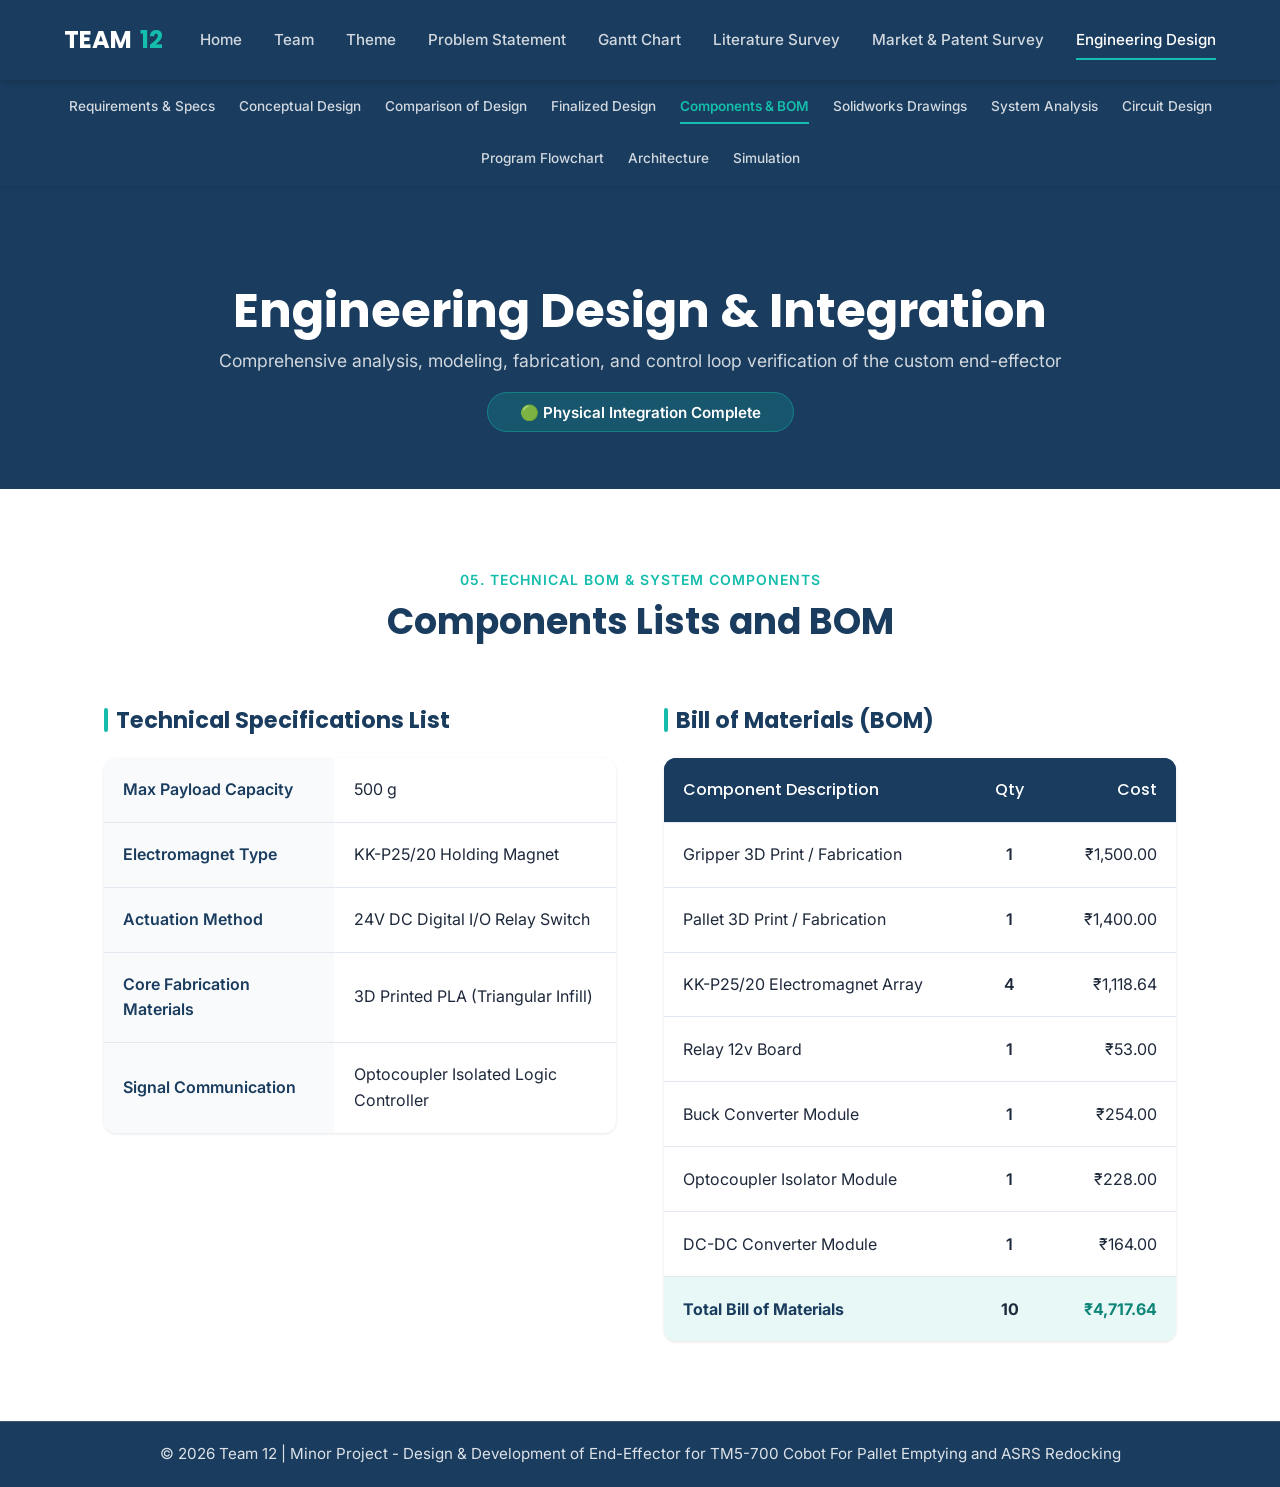
<file: engineering-bom.html>
<!DOCTYPE html>
<html lang="en">

<head>
    <meta charset="UTF-8">
    <meta name="viewport" content="width=device-width, initial-scale=1.0">
    <title>Engineering Design | Cobot End-Effector</title>
    <!-- Google Fonts -->
    <link
        href="https://fonts.googleapis.com/css2?family=Inter:wght@400;500;600&family=Poppins:wght@500;600;700&display=swap"
        rel="stylesheet">
    <!-- CSS -->
    <link rel="stylesheet" href="css/style.css">
    <style>
        .page-header {
            background: var(--primary);
            color: white;
            padding: 6rem 5% 4rem;
        }

        .sketch-placeholder {
            background: #e2e8f0;
            height: 200px;
            display: flex;
            align-items: center;
            justify-content: center;
            color: var(--text-light);
            font-weight: 500;
            border-bottom: 3px solid var(--accent);
        }

        .toc-bar {
            background: var(--primary);
            padding: 1rem 5%;
            position: sticky;
            top: 70px;
            z-index: 999;
            box-shadow: var(--shadow-sm);
            display: flex;
            gap: 1.5rem;
            flex-wrap: wrap;
            justify-content: center;
        }

        .toc-bar a {
            color: rgba(255, 255, 255, 0.8);
            font-size: 0.85rem;
            font-weight: 500;
        }

        .toc-bar a.active {
            color: var(--accent);
            font-weight: 600;
            border-bottom: 2px solid var(--accent);
            padding-bottom: 4px;
        }

        .toc-bar a:hover {
            color: var(--accent);
        }

        @media (max-width: 1024px) {
            .toc-bar {
                top: 70px;
            }
        }
    </style>
</head>

<body>
    <!-- Navbar -->
    <nav class="navbar">
        <div class="logo">TEAM<span>12</span></div>
        <div class="nav-links">
            <a href="index.html">Home</a>
            <a href="team.html">Team</a>
            <a href="theme.html">Theme</a>
            <a href="problem-statement.html">Problem Statement</a>
            <a href="gantt-chart.html">Gantt Chart</a>
            <a href="literature-survey.html">Literature Survey</a>
            <a href="market-patent-survey.html">Market & Patent Survey</a>
            <a href="engineering-specs.html" class="active">Engineering Design</a>
        </div>
        <button class="mobile-menu-btn">☰</button>
    </nav>
    <!-- Table of Contents Sticky Bar -->
    <div class="toc-bar">
        <a href="engineering-specs.html"> Requirements & Specs</a>
        <a href="engineering-concepts.html"> Conceptual Design</a>
        <a href="engineering-comparison.html"> Comparison of Design</a>
        <a href="engineering-finalized.html"> Finalized Design</a>
        <a href="engineering-bom.html" class="active"> Components & BOM</a>
        <a href="engineering-solidworks.html"> Solidworks Drawings</a>
        <a href="engineering-analysis.html"> System Analysis</a>
        <a href="engineering-circuit.html"> Circuit Design</a>
        <a href="engineering-flowchart.html"> Program Flowchart</a>
        <a href="engineering-architecture.html"> Architecture</a>
        <a href="engineering-simulation.html"> Simulation</a>
    </div>
<!-- Page Header -->
    <header class="page-header text-center">
        <div class="container reveal">
            <h1 style="color: white; font-size: 3rem; margin-bottom: 0.5rem;">Engineering Design & Integration</h1>
            <p style="color: rgba(255,255,255,0.8); font-size: 1.1rem; margin-bottom: 1.5rem;">Comprehensive analysis,
                modeling, fabrication, and control loop verification of the custom end-effector</p>
            <div style="display: inline-block;">
                <span
                    style="background: rgba(20, 189, 172, 0.2); border: 1px solid rgba(20, 189, 172, 0.4); color: white; padding: 0.6rem 2rem; border-radius: 50px; font-weight: 600; font-size: 0.95rem; backdrop-filter: blur(5px);">🟢
                    Physical Integration Complete</span>
            </div>
        </div>
    </header>

    <!-- 1. Requirements and Specifications -->
    <section id="bom" class="section-padding" style="background-color: var(--card-white);">
        <div class="container reveal">
            <div class="text-center" style="margin-bottom: 4rem;">
                <span class="subtitle">05. Technical BOM & System Components</span>
                <h2 class="section-title">Components Lists and BOM</h2>
            </div>

            <div class="grid grid-2" style="gap: 3rem;">
                <!-- Components Lists -->
                <div>
                    <h3
                        style="margin-bottom: 1.5rem; font-size: 1.4rem; display: flex; align-items: center; gap: 0.5rem; font-family: 'Poppins', sans-serif;">
                        <span
                            style="display: inline-block; width: 4px; height: 1.5rem; background: var(--accent); border-radius: 2px;"></span>
                        Technical Specifications List
                    </h3>
                    <div class="card" style="padding: 0; overflow: hidden; height: auto;">
                        <table style="width: 100%; border-collapse: collapse;">
                            <tbody>
                                <tr style="border-bottom: 1px solid #e2e8f0;">
                                    <td
                                        style="padding: 1.2rem; font-weight: 600; width: 45%; background: #f8fafc; color: var(--primary);">
                                        Max Payload Capacity</td>
                                    <td style="padding: 1.2rem;">500 g</td>
                                </tr>
                                <tr style="border-bottom: 1px solid #e2e8f0;">
                                    <td
                                        style="padding: 1.2rem; font-weight: 600; background: #f8fafc; color: var(--primary);">
                                        Electromagnet Type</td>
                                    <td style="padding: 1.2rem;">KK-P25/20 Holding Magnet</td>
                                </tr>
                                <tr style="border-bottom: 1px solid #e2e8f0;">
                                    <td
                                        style="padding: 1.2rem; font-weight: 600; background: #f8fafc; color: var(--primary);">
                                        Actuation Method</td>
                                    <td style="padding: 1.2rem;">24V DC Digital I/O Relay Switch</td>
                                </tr>
                                <tr style="border-bottom: 1px solid #e2e8f0;">
                                    <td
                                        style="padding: 1.2rem; font-weight: 600; background: #f8fafc; color: var(--primary);">
                                        Core Fabrication Materials</td>
                                    <td style="padding: 1.2rem;">3D Printed PLA (Triangular Infill)</td>
                                </tr>
                                <tr>
                                    <td
                                        style="padding: 1.2rem; font-weight: 600; background: #f8fafc; color: var(--primary);">
                                        Signal Communication</td>
                                    <td style="padding: 1.2rem;">Optocoupler Isolated Logic Controller</td>
                                </tr>
                            </tbody>
                        </table>
                    </div>
                </div>

                <!-- BOM -->
                <div>
                    <h3
                        style="margin-bottom: 1.5rem; font-size: 1.4rem; display: flex; align-items: center; gap: 0.5rem; font-family: 'Poppins', sans-serif;">
                        <span
                            style="display: inline-block; width: 4px; height: 1.5rem; background: var(--accent); border-radius: 2px;"></span>
                        Bill of Materials (BOM)
                    </h3>
                    <div class="card" style="padding: 0; overflow: hidden; height: auto;">
                        <table style="width: 100%; border-collapse: collapse; text-align: left;">
                            <thead style="background: var(--primary); color: white;">
                                <tr>
                                    <th style="padding: 1.2rem; font-weight: 500;">Component Description</th>
                                    <th style="padding: 1.2rem; font-weight: 500; text-align: center; width: 15%;">Qty</th>
                                    <th style="padding: 1.2rem; font-weight: 500; text-align: right; width: 25%;">Cost</th>
                                </tr>
                            </thead>
                            <tbody>
                                <tr style="border-bottom: 1px solid #e2e8f0;">
                                    <td style="padding: 1.2rem;">Gripper 3D Print / Fabrication</td>
                                    <td style="padding: 1.2rem; font-weight: 600; text-align: center;">1</td>
                                    <td style="padding: 1.2rem; text-align: right;">₹1,500.00</td>
                                </tr>
                                <tr style="border-bottom: 1px solid #e2e8f0;">
                                    <td style="padding: 1.2rem;">Pallet 3D Print / Fabrication</td>
                                    <td style="padding: 1.2rem; font-weight: 600; text-align: center;">1</td>
                                    <td style="padding: 1.2rem; text-align: right;">₹1,400.00</td>
                                </tr>
                                <tr style="border-bottom: 1px solid #e2e8f0;">
                                    <td style="padding: 1.2rem;">KK-P25/20 Electromagnet Array</td>
                                    <td style="padding: 1.2rem; font-weight: 600; text-align: center;">4</td>
                                    <td style="padding: 1.2rem; text-align: right;">₹1,118.64</td>
                                </tr>
                                <tr style="border-bottom: 1px solid #e2e8f0;">
                                    <td style="padding: 1.2rem;">Relay 12v Board</td>
                                    <td style="padding: 1.2rem; font-weight: 600; text-align: center;">1</td>
                                    <td style="padding: 1.2rem; text-align: right;">₹53.00</td>
                                </tr>
                                <tr style="border-bottom: 1px solid #e2e8f0;">
                                    <td style="padding: 1.2rem;">Buck Converter Module</td>
                                    <td style="padding: 1.2rem; font-weight: 600; text-align: center;">1</td>
                                    <td style="padding: 1.2rem; text-align: right;">₹254.00</td>
                                </tr>
                                <tr style="border-bottom: 1px solid #e2e8f0;">
                                    <td style="padding: 1.2rem;">Optocoupler Isolator Module</td>
                                    <td style="padding: 1.2rem; font-weight: 600; text-align: center;">1</td>
                                    <td style="padding: 1.2rem; text-align: right;">₹228.00</td>
                                </tr>
                                <tr style="border-bottom: 1px solid #e2e8f0;">
                                    <td style="padding: 1.2rem;">DC-DC Converter Module</td>
                                    <td style="padding: 1.2rem; font-weight: 600; text-align: center;">1</td>
                                    <td style="padding: 1.2rem; text-align: right;">₹164.00</td>
                                </tr>
                                <tr style="background: rgba(20, 189, 172, 0.1); font-weight: bold;">
                                    <td style="padding: 1.2rem; color: var(--primary);">Total Bill of Materials</td>
                                    <td style="padding: 1.2rem; text-align: center;">10</td>
                                    <td style="padding: 1.2rem; text-align: right; color: #0e8579;">₹4,717.64</td>
                                </tr>
                            </tbody>
                        </table>
                    </div>
                </div>
            </div>
        </div>
    </section>

    <!-- 6. Solidworks Drawings -->
    <!-- Scroll to Top Button -->
    <button class="scroll-top">↑</button>

    <!-- Footer -->
    <footer>
        <div class="container footer-content">
            <p style="font-size: 0.95rem; color: rgba(255,255,255,0.85); margin: 0; line-height: 1.6;">
                © 2026 Team 12 | Minor Project - Design & Development of End-Effector for TM5-700 Cobot For Pallet
                Emptying and ASRS Redocking
            </p>
        </div>
    </footer>

    <!-- JS -->
    <script src="js/main.js"></script>
</body>

</html>
</file>
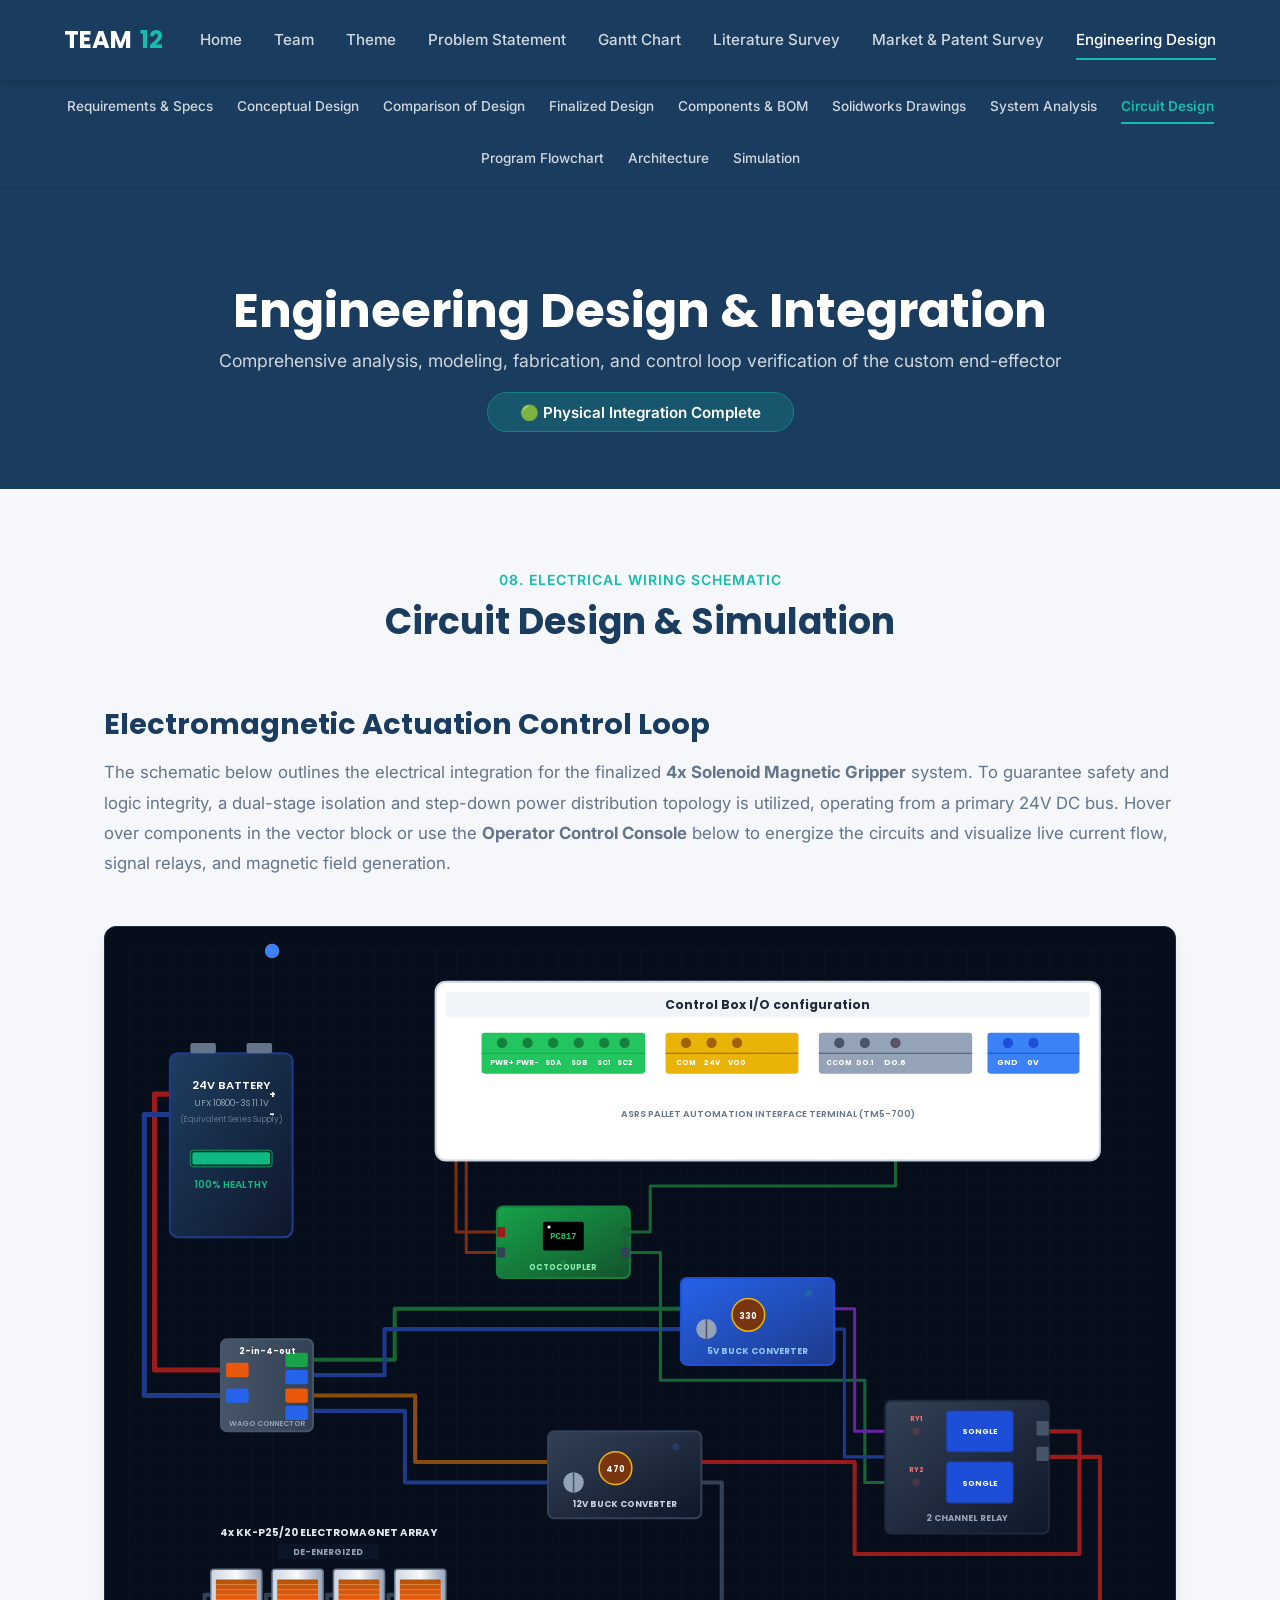
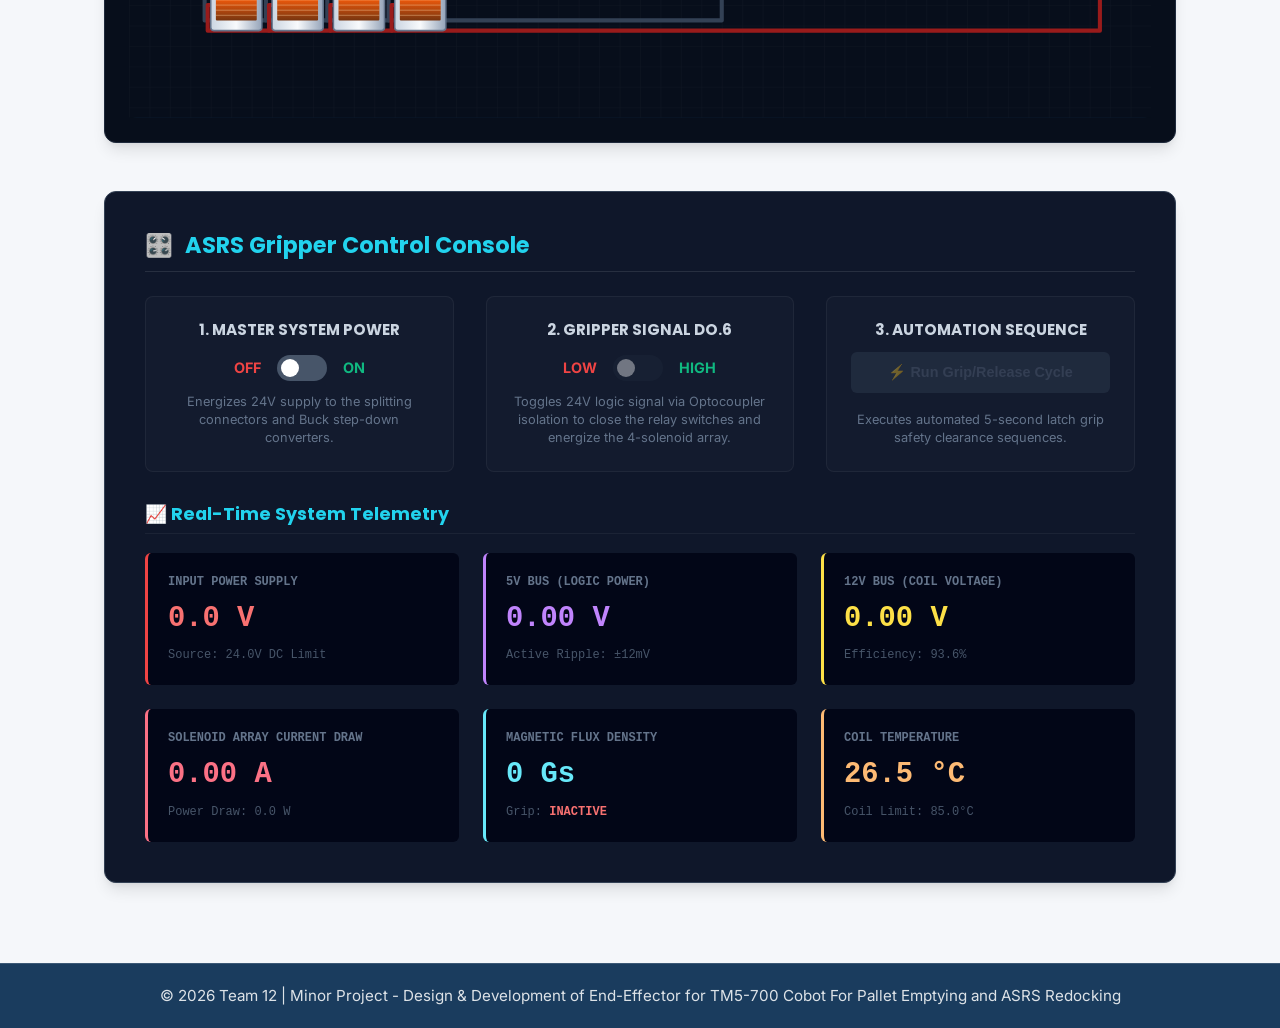
<file: engineering-circuit.html>
<!DOCTYPE html>
<html lang="en">

<head>
    <meta charset="UTF-8">
    <meta name="viewport" content="width=device-width, initial-scale=1.0">
    <title>Engineering Design | Cobot End-Effector</title>
    <!-- Google Fonts -->
    <link
        href="https://fonts.googleapis.com/css2?family=Inter:wght@400;500;600&family=Poppins:wght@500;600;700&display=swap"
        rel="stylesheet">
    <!-- CSS -->
    <link rel="stylesheet" href="css/style.css">
    <style>
        .page-header {
            background: var(--primary);
            color: white;
            padding: 6rem 5% 4rem;
        }

        .sketch-placeholder {
            background: #e2e8f0;
            height: 200px;
            display: flex;
            align-items: center;
            justify-content: center;
            color: var(--text-light);
            font-weight: 500;
            border-bottom: 3px solid var(--accent);
        }

        .toc-bar {
            background: var(--primary);
            padding: 1rem 5%;
            position: sticky;
            top: 70px;
            z-index: 999;
            box-shadow: var(--shadow-sm);
            display: flex;
            gap: 1.5rem;
            flex-wrap: wrap;
            justify-content: center;
        }

        .toc-bar a {
            color: rgba(255, 255, 255, 0.8);
            font-size: 0.85rem;
            font-weight: 500;
        }

        .toc-bar a.active {
            color: var(--accent);
            font-weight: 600;
            border-bottom: 2px solid var(--accent);
            padding-bottom: 4px;
        }

        .toc-bar a:hover {
            color: var(--accent);
        }

        @media (max-width: 1024px) {
            .toc-bar {
                top: 70px;
            }
        }
    </style>
</head>

<body>
    <!-- Navbar -->
    <nav class="navbar">
        <div class="logo">TEAM<span>12</span></div>
        <div class="nav-links">
            <a href="index.html">Home</a>
            <a href="team.html">Team</a>
            <a href="theme.html">Theme</a>
            <a href="problem-statement.html">Problem Statement</a>
            <a href="gantt-chart.html">Gantt Chart</a>
            <a href="literature-survey.html">Literature Survey</a>
            <a href="market-patent-survey.html">Market & Patent Survey</a>
            <a href="engineering-specs.html" class="active">Engineering Design</a>
        </div>
        <button class="mobile-menu-btn">☰</button>
    </nav>
    <!-- Table of Contents Sticky Bar -->
    <div class="toc-bar">
        <a href="engineering-specs.html"> Requirements & Specs</a>
        <a href="engineering-concepts.html"> Conceptual Design</a>
        <a href="engineering-comparison.html"> Comparison of Design</a>
        <a href="engineering-finalized.html"> Finalized Design</a>
        <a href="engineering-bom.html"> Components & BOM</a>
        <a href="engineering-solidworks.html"> Solidworks Drawings</a>
        <a href="engineering-analysis.html"> System Analysis</a>
        <a href="engineering-circuit.html" class="active"> Circuit Design</a>
        <a href="engineering-flowchart.html"> Program Flowchart</a>
        <a href="engineering-architecture.html"> Architecture</a>
        <a href="engineering-simulation.html"> Simulation</a>
    </div>
    <!-- Page Header -->
    <header class="page-header text-center">
        <div class="container reveal">
            <h1 style="color: white; font-size: 3rem; margin-bottom: 0.5rem;">Engineering Design & Integration</h1>
            <p style="color: rgba(255,255,255,0.8); font-size: 1.1rem; margin-bottom: 1.5rem;">Comprehensive analysis,
                modeling, fabrication, and control loop verification of the custom end-effector</p>
            <div style="display: inline-block;">
                <span
                    style="background: rgba(20, 189, 172, 0.2); border: 1px solid rgba(20, 189, 172, 0.4); color: white; padding: 0.6rem 2rem; border-radius: 50px; font-weight: 600; font-size: 0.95rem; backdrop-filter: blur(5px);">🟢
                    Physical Integration Complete</span>
            </div>
        </div>
    </header>

    <!-- 1. Requirements and Specifications -->
    <section id="circuit" class="section-padding" style="background-color: var(--bg-light);">
        <div class="container reveal">
            <div class="text-center" style="margin-bottom: 4rem;">
                <span class="subtitle">08. Electrical Wiring Schematic</span>
                <h2 class="section-title">Circuit Design & Simulation</h2>
            </div>

            <div style="margin-bottom: 3rem;">
                <h3 style="font-size: 1.8rem; margin-bottom: 1rem; font-family: 'Poppins', sans-serif; color: var(--primary);">
                    Electromagnetic Actuation Control Loop
                </h3>
                <p style="color: var(--text-light); line-height: 1.8; margin-bottom: 1.5rem; font-size: 1.05rem;">
                    The schematic below outlines the electrical integration for the finalized <strong>4x Solenoid Magnetic Gripper</strong> system. To guarantee safety and logic integrity, a dual-stage isolation and step-down power distribution topology is utilized, operating from a primary 24V DC bus. Hover over components in the vector block or use the <strong>Operator Control Console</strong> below to energize the circuits and visualize live current flow, signal relays, and magnetic field generation.
                </p>
            </div>

            <!-- Interative SVG Schematic -->
            <div class="card" style="padding: 1.5rem; background: #070e1b; border: 1px solid #1e293b; box-shadow: var(--shadow-lg); overflow-x: auto; margin-bottom: 2rem;">
                <svg viewBox="0 0 1000 750" width="100%" height="auto" style="background: #0B192C; border-radius: 8px; font-family: 'Poppins', sans-serif; overflow: visible; display: block; min-width: 800px;">
                    <!-- Grid Background -->
                    <defs>
                        <pattern id="grid" width="20" height="20" patternUnits="userSpaceOnUse">
                            <path d="M 20 0 L 0 0 0 20" fill="none" stroke="rgba(255, 255, 255, 0.03)" stroke-width="1" />
                        </pattern>
                        <!-- Gradients -->
                        <linearGradient id="batteryGrad" x1="0%" y1="0%" x2="100%" y2="100%">
                            <stop offset="0%" stop-color="#1E3E62" />
                            <stop offset="100%" stop-color="#0F172A" />
                        </linearGradient>
                        <linearGradient id="connectorGrad" x1="0%" y1="0%" x2="100%" y2="0%">
                            <stop offset="0%" stop-color="#475569" />
                            <stop offset="100%" stop-color="#334155" />
                        </linearGradient>
                        <linearGradient id="pcbGreenGrad" x1="0%" y1="0%" x2="100%" y2="100%">
                            <stop offset="0%" stop-color="#16a34a" />
                            <stop offset="100%" stop-color="#14532d" />
                        </linearGradient>
                        <linearGradient id="pcbBlueGrad" x1="0%" y1="0%" x2="100%" y2="100%">
                            <stop offset="0%" stop-color="#2563eb" />
                            <stop offset="100%" stop-color="#1e3a8a" />
                        </linearGradient>
                        <linearGradient id="pcbBlackGrad" x1="0%" y1="0%" x2="100%" y2="100%">
                            <stop offset="0%" stop-color="#334155" />
                            <stop offset="100%" stop-color="#0f172a" />
                        </linearGradient>
                        <linearGradient id="solenoidGrad" x1="0%" y1="0%" x2="100%" y2="0%">
                            <stop offset="0%" stop-color="#cbd5e1" />
                            <stop offset="50%" stop-color="#f8fafc" />
                            <stop offset="100%" stop-color="#94a3b8" />
                        </linearGradient>
                        <linearGradient id="coilGrad" x1="0%" y1="0%" x2="0%" y2="100%">
                            <stop offset="0%" stop-color="#b45309" />
                            <stop offset="50%" stop-color="#ea580c" />
                            <stop offset="100%" stop-color="#78350f" />
                        </linearGradient>
                    </defs>
                    
                    <!-- Apply Background Grid -->
                    <rect width="1000" height="750" fill="#070e1b" />
                    <rect width="1000" height="750" fill="url(#grid)" />
                    
                    <!-- ========================================== -->
                    <!-- PHYSICAL CONNECTIONS (WIRE BACKGROUNDS) -->
                    <!-- ========================================== -->
                    <g stroke-linecap="round" stroke-linejoin="round" fill="none">
                        <!-- Battery to Connector -->
                        <path d="M 140 140 L 25 140 L 25 410 L 90 410" stroke="#991b1b" stroke-width="5" />
                        <path d="M 140 160 L 15 160 L 15 435 L 90 435" stroke="#1e3a8a" stroke-width="5" />
                        
                        <!-- Connector to 5V Buck -->
                        <path d="M 180 400 L 260 400 L 260 350 L 540 350" stroke="#166534" stroke-width="4" />
                        <path d="M 180 415 L 250 415 L 250 370 L 540 370" stroke="#1e3a8a" stroke-width="4" />
                        
                        <!-- Connector to 12V Buck -->
                        <path d="M 180 435 L 280 435 L 280 500 L 410 500" stroke="#854d0e" stroke-width="4" />
                        <path d="M 180 450 L 270 450 L 270 520 L 410 520" stroke="#1e3a8a" stroke-width="4" />
                        
                        <!-- Control Box to Optocoupler Input -->
                        <path d="M 345 120 L 320 120 L 320 275 L 360 275" stroke="#7c2d12" stroke-width="3" />
                        <path d="M 345 135 L 330 135 L 330 295 L 360 295" stroke="#7c2d12" stroke-width="3" />
                        
                        <!-- Optocoupler to Control Box DO.6 -->
                        <path d="M 490 275 L 510 275 L 510 230 L 750 230 L 750 120" stroke="#166534" stroke-width="3" />
                        
                        <!-- Optocoupler to Relay IN1 -->
                        <path d="M 490 295 L 520 295 L 520 420 L 720 420 L 720 520 L 740 520" stroke="#166534" stroke-width="3" />
                        
                        <!-- 5V Buck to Relay Logic Power -->
                        <path d="M 690 350 L 710 350 L 710 470 L 740 470" stroke="#6b21a8" stroke-width="3" />
                        <path d="M 690 370 L 700 370 L 700 495 L 740 495" stroke="#1e3a8a" stroke-width="3" />
                        
                        <!-- 12V Buck to Relay COM1 -->
                        <path d="M 560 500 L 710 500 L 710 590 L 930 590 L 930 470 L 900 470" stroke="#991b1b" stroke-width="4" />
                        
                        <!-- 12V Buck Vout- to Solenoid Negative -->
                        <path d="M 560 520 L 580 520 L 580 655 L 74 655 L 74 630 L 80 630" stroke="#334155" stroke-width="4" />
                        <!-- Parallel branches for Solenoid Negative -->
                        <path d="M 140 630 L 134 630 L 134 655" stroke="#334155" stroke-width="4" />
                        <path d="M 200 630 L 194 630 L 194 655" stroke="#334155" stroke-width="4" />
                        <path d="M 260 630 L 254 630 L 254 655" stroke="#334155" stroke-width="4" />
                        
                        <!-- Relay NO to Solenoid Positive -->
                        <path d="M 900 495 L 950 495 L 950 665 L 77 665 L 77 640 L 80 640" stroke="#991b1b" stroke-width="4" />
                        <!-- Parallel branches for Solenoid Positive -->
                        <path d="M 140 640 L 137 640 L 137 665" stroke="#991b1b" stroke-width="4" />
                        <path d="M 200 640 L 197 640 L 197 665" stroke="#991b1b" stroke-width="4" />
                        <path d="M 260 640 L 257 640 L 257 665" stroke="#991b1b" stroke-width="4" />
                    </g>

                    <!-- ========================================== -->
                    <!-- ANIMATED FLOW LINES (OVERLAYS) -->
                    <!-- ========================================== -->
                    <g stroke-linecap="round" stroke-linejoin="round" fill="none" class="flow-paths">
                        <!-- Battery to Connector -->
                        <path id="wire-bat-pos-flow" d="M 140 140 L 25 140 L 25 410 L 90 410" stroke="#f87171" stroke-width="2.5" class="flow-line power-24v" />
                        <path id="wire-bat-neg-flow" d="M 90 435 L 15 435 L 15 160 L 140 160" stroke="#60a5fa" stroke-width="2.5" class="flow-line power-24v" />
                        
                        <!-- Connector to 5V Buck -->
                        <path id="wire-conn-5v-pos-flow" d="M 180 400 L 260 400 L 260 350 L 540 350" stroke="#4ade80" stroke-width="2" class="flow-line power-24v" />
                        <path id="wire-conn-5v-neg-flow" d="M 540 370 L 250 370 L 250 415 L 180 415" stroke="#60a5fa" stroke-width="2" class="flow-line power-24v" />
                        
                        <!-- Connector to 12V Buck -->
                        <path id="wire-conn-12v-pos-flow" d="M 180 435 L 280 435 L 280 500 L 410 500" stroke="#fde047" stroke-width="2" class="flow-line power-24v" />
                        <path id="wire-conn-12v-neg-flow" d="M 410 520 L 270 520 L 270 450 L 180 450" stroke="#60a5fa" stroke-width="2" class="flow-line power-24v" />
                        
                        <!-- Control Box to Optocoupler Input -->
                        <path id="wire-ctrl-opto-pos-flow" d="M 345 120 L 320 120 L 320 275 L 360 275" stroke="#fdba74" stroke-width="1.5" class="flow-line signal-opto" />
                        <path id="wire-ctrl-opto-neg-flow" d="M 360 295 L 330 295 L 330 135 L 345 135" stroke="#fdba74" stroke-width="1.5" class="flow-line signal-opto" />
                        
                        <!-- Optocoupler to Control Box DO.6 -->
                        <path id="wire-opto-ctrl-flow" d="M 490 275 L 510 275 L 510 230 L 750 230 L 750 120" stroke="#4ade80" stroke-width="1.5" class="flow-line signal-opto" />
                        
                        <!-- Optocoupler to Relay IN1 -->
                        <path id="wire-opto-relay-flow" d="M 490 295 L 520 295 L 520 420 L 720 420 L 720 520 L 740 520" stroke="#4ade80" stroke-width="1.5" class="flow-line signal-relay" />
                        
                        <!-- 5V Buck to Relay Logic Power -->
                        <path id="wire-5v-relay-pos-flow" d="M 690 350 L 710 350 L 710 470 L 740 470" stroke="#c084fc" stroke-width="1.5" class="flow-line power-5v" />
                        <path id="wire-5v-relay-neg-flow" d="M 740 495 L 700 495 L 700 370 L 690 370" stroke="#60a5fa" stroke-width="1.5" class="flow-line power-5v" />
                        
                        <!-- 12V Buck to Relay COM1 -->
                        <path id="wire-12v-relay-pos-flow" d="M 560 500 L 710 500 L 710 590 L 930 590 L 930 470 L 900 470" stroke="#f87171" stroke-width="2.5" class="flow-line power-12v" />
                        
                        <!-- 12V Buck Vout- to Solenoid Negative -->
                        <path id="wire-12v-sol-neg-flow" d="M 80 630 L 74 630 L 74 655 L 580 655 L 580 520 L 560 520" stroke="#94a3b8" stroke-width="2.5" class="flow-line load-solenoid" />
                        <!-- Branches flow for Solenoid Negative -->
                        <path d="M 140 630 L 134 630 L 134 655" stroke="#94a3b8" stroke-width="2" class="flow-line load-solenoid" />
                        <path d="M 200 630 L 194 630 L 194 655" stroke="#94a3b8" stroke-width="2" class="flow-line load-solenoid" />
                        <path d="M 260 630 L 254 630 L 254 655" stroke="#94a3b8" stroke-width="2" class="flow-line load-solenoid" />
                        
                        <!-- Relay NO to Solenoid Positive -->
                        <path id="wire-relay-sol-pos-flow" d="M 900 495 L 950 495 L 950 665 L 77 665 L 77 640 L 80 640" stroke="#f87171" stroke-width="2.5" class="flow-line load-solenoid" />
                        <!-- Branches flow for Solenoid Positive -->
                        <path d="M 140 640 L 137 640 L 137 665" stroke="#f87171" stroke-width="2" class="flow-line load-solenoid" />
                        <path d="M 200 640 L 197 640 L 197 665" stroke="#f87171" stroke-width="2" class="flow-line load-solenoid" />
                        <path d="M 260 640 L 257 640 L 257 665" stroke="#f87171" stroke-width="2" class="flow-line load-solenoid" />
                    </g>

                    <!-- ========================================== -->
                    <!-- COMPONENTS RENDERING -->
                    <!-- ========================================== -->

                    <!-- 1. 24V BATTERY -->
                    <g transform="translate(0, 0)" style="cursor: pointer;" title="24V Master Supply Battery">
                        <rect x="40" y="100" width="120" height="180" rx="8" fill="url(#batteryGrad)" stroke="#1e3a8a" stroke-width="2" />
                        <rect x="60" y="90" width="25" height="10" rx="2" fill="#64748b" />
                        <rect x="115" y="90" width="25" height="10" rx="2" fill="#64748b" />
                        <!-- Battery label -->
                        <text x="100" y="135" fill="#fff" font-size="11" font-weight="600" text-anchor="middle">24V BATTERY</text>
                        <text x="100" y="152" fill="#94a3b8" font-size="8.5" text-anchor="middle">UFX 10800-3S 11.1V</text>
                        <text x="100" y="167" fill="#64748b" font-size="8" text-anchor="middle">(Equivalent Series Supply)</text>
                        
                        <!-- Battery charge status bar -->
                        <rect x="60" y="195" width="80" height="16" rx="3" fill="#022c22" stroke="#059669" stroke-width="1" />
                        <rect id="bat-charge-bar" x="62" y="197" width="76" height="12" rx="1.5" fill="#10b981" />
                        <text x="100" y="232" fill="#10b981" font-size="10" font-weight="600" text-anchor="middle">100% HEALTHY</text>
                        
                        <!-- Terminals -->
                        <circle cx="140" y="140" r="7" fill="#ef4444" />
                        <text x="140" y="143.5" fill="#fff" font-size="10" font-weight="bold" text-anchor="middle">+</text>
                        
                        <circle cx="140" y="160" r="7" fill="#3b82f6" />
                        <text x="140" y="163.5" fill="#fff" font-size="10" font-weight="bold" text-anchor="middle">-</text>
                    </g>

                    <!-- 2. 2-IN-4-OUT WIRE CONNECTOR -->
                    <g transform="translate(0, 0)" title="WAGO 2-in-4-out Connector Block">
                        <rect x="90" y="380" width="90" height="90" rx="6" fill="url(#connectorGrad)" stroke="#475569" stroke-width="2" />
                        <!-- Clamps -->
                        <rect x="95" y="403" width="22" height="14" rx="2" fill="#ea580c" />
                        <rect x="95" y="428" width="22" height="14" rx="2" fill="#2563eb" />
                        
                        <rect x="153" y="393" width="22" height="14" rx="2" fill="#16a34a" />
                        <rect x="153" y="410" width="22" height="14" rx="2" fill="#2563eb" />
                        <rect x="153" y="428" width="22" height="14" rx="2" fill="#ea580c" />
                        <rect x="153" y="445" width="22" height="14" rx="2" fill="#2563eb" />

                        <text x="135" y="465" fill="#94a3b8" font-size="7.5" font-weight="600" text-anchor="middle">WAGO CONNECTOR</text>
                        <text x="135" y="394" fill="#fff" font-size="8" font-weight="bold" text-anchor="middle">2-in-4-out</text>
                    </g>

                    <!-- 3. CONTROL BOX I/O CONFIGURATION -->
                    <g transform="translate(0, 0)">
                        <rect x="300" y="30" width="650" height="175" rx="10" fill="#ffffff" stroke="#cbd5e1" stroke-width="2" />
                        <rect x="310" y="40" width="630" height="25" rx="4" fill="#f1f5f9" />
                        <text x="625" y="57" fill="#1e293b" font-size="12" font-weight="700" text-anchor="middle">Control Box I/O configuration</text>
                        
                        <!-- Terminal block (PWR) -->
                        <g transform="translate(345, 80)">
                            <rect width="160" height="40" fill="#22c55e" rx="3" />
                            <line x1="0" y1="20" x2="160" y2="20" stroke="#16a34a" stroke-width="1" />
                            <circle cx="20" cy="10" r="5" fill="#15803d" />
                            <circle cx="45" cy="10" r="5" fill="#15803d" />
                            <circle cx="70" cy="10" r="5" fill="#15803d" />
                            <circle cx="95" cy="10" r="5" fill="#15803d" />
                            <circle cx="120" cy="10" r="5" fill="#15803d" />
                            <circle cx="140" cy="10" r="5" fill="#15803d" />
                            <text x="20" y="32" fill="#fff" font-size="7.5" font-weight="bold" text-anchor="middle">PWR+</text>
                            <text x="45" y="32" fill="#fff" font-size="7.5" font-weight="bold" text-anchor="middle">PWR-</text>
                            <text x="70" y="32" fill="#fff" font-size="7" font-weight="bold" text-anchor="middle">SDA</text>
                            <text x="95" y="32" fill="#fff" font-size="7" font-weight="bold" text-anchor="middle">SDB</text>
                            <text x="120" y="32" fill="#fff" font-size="7" font-weight="bold" text-anchor="middle">SC1</text>
                            <text x="140" y="32" fill="#fff" font-size="7" font-weight="bold" text-anchor="middle">SC2</text>
                        </g>

                        <!-- Terminal block (Yellow) -->
                        <g transform="translate(525, 80)">
                            <rect width="130" height="40" fill="#eab308" rx="3" />
                            <line x1="0" y1="20" x2="130" y2="20" stroke="#a16207" stroke-width="1" />
                            <circle cx="20" cy="10" r="5" fill="#a16207" />
                            <circle cx="45" cy="10" r="5" fill="#a16207" />
                            <circle cx="70" cy="10" r="5" fill="#a16207" />
                            <text x="20" y="32" fill="#fff" font-size="7" font-weight="bold" text-anchor="middle">COM</text>
                            <text x="45" y="32" fill="#fff" font-size="7" font-weight="bold" text-anchor="middle">24V</text>
                            <text x="70" y="32" fill="#fff" font-size="7" font-weight="bold" text-anchor="middle">VO0</text>
                        </g>

                        <!-- Terminal block (Grey with DO.6) -->
                        <g transform="translate(675, 80)">
                            <rect width="150" height="40" fill="#94a3b8" rx="3" />
                            <line x1="0" y1="20" x2="150" y2="20" stroke="#475569" stroke-width="1" />
                            <circle cx="20" cy="10" r="5" fill="#475569" />
                            <circle cx="45" cy="10" r="5" fill="#475569" />
                            <circle cx="75" cy="10" r="5" fill="#475569" id="led-do6-pin" />
                            <text x="20" y="32" fill="#fff" font-size="7" font-weight="bold" text-anchor="middle">CCOM</text>
                            <text x="45" y="32" fill="#fff" font-size="7" font-weight="bold" text-anchor="middle">DO.1</text>
                            <text x="75" y="32" fill="#fff" font-size="7.5" font-weight="bold" text-anchor="middle">DO.6</text>
                            <!-- Glow LED indicator on board -->
                            <circle id="led-do6" cx="75" cy="10" r="3.5" fill="#ef4444" opacity="0.2" />
                        </g>

                        <!-- Terminal block (Blue) -->
                        <g transform="translate(840, 80)">
                            <rect width="90" height="40" fill="#3b82f6" rx="3" />
                            <line x1="0" y1="20" x2="90" y2="20" stroke="#1d4ed8" stroke-width="1" />
                            <circle cx="20" cy="10" r="5" fill="#1d4ed8" />
                            <circle cx="45" cy="10" r="5" fill="#1d4ed8" />
                            <text x="20" y="32" fill="#fff" font-size="7.5" font-weight="bold" text-anchor="middle">GND</text>
                            <text x="45" y="32" fill="#fff" font-size="7.5" font-weight="bold" text-anchor="middle">0V</text>
                        </g>

                        <text x="625" y="162" fill="#64748b" font-size="9" font-weight="600" text-anchor="middle">ASRS PALLET AUTOMATION INTERFACE TERMINAL (TM5-700)</text>
                    </g>

                    <!-- 4. OCTOCOUPLER (OPTICAL ISOLATOR) -->
                    <g transform="translate(0, 0)" title="Opto-Isolator Module PC817">
                        <rect x="360" y="250" width="130" height="70" rx="6" fill="url(#pcbGreenGrad)" stroke="#15803d" stroke-width="2" />
                        <!-- PC817 chip -->
                        <rect x="405" y="265" width="40" height="28" rx="2" fill="#000000" />
                        <circle cx="411" cy="270" r="1.5" fill="#fff" />
                        <text x="425" y="282" fill="#22c55e" font-size="8.5" font-family="monospace" font-weight="bold" text-anchor="middle">PC817</text>
                        <!-- LED Indicator -->
                        <circle id="led-opto" cx="425" cy="305" r="3" fill="#22c55e" opacity="0.2" />
                        <!-- Board labels -->
                        <text x="425" y="312" fill="#86efac" font-size="8" font-weight="bold" text-anchor="middle">OCTOCOUPLER</text>
                        <!-- Left terminals -->
                        <rect x="360" y="270" width="8" height="10" fill="#991b1b" />
                        <rect x="360" y="290" width="8" height="10" fill="#334155" />
                        <!-- Right terminals -->
                        <rect x="482" y="270" width="8" height="10" fill="#166534" />
                        <rect x="482" y="290" width="8" height="10" fill="#334155" />
                    </g>

                    <!-- 5. 5V BUCK CONVERTER -->
                    <g transform="translate(0, 0)" title="5V Logic Bus Step-Down Converter">
                        <rect x="540" y="320" width="150" height="85" rx="6" fill="url(#pcbBlueGrad)" stroke="#1d4ed8" stroke-width="2" />
                        <!-- Coil Inductor -->
                        <rect x="590" y="340" width="32" height="32" rx="16" fill="#78350f" stroke="#eab308" stroke-width="1.5" />
                        <text x="606" y="360" fill="#fff" font-size="8" font-weight="bold" text-anchor="middle">330</text>
                        <!-- Capacitor -->
                        <circle cx="565" cy="370" r="10" fill="#94a3b8" />
                        <line x1="565" y1="360" x2="565" y2="380" stroke="#475569" stroke-width="1.5" />
                        <!-- Board labels -->
                        <text x="615" y="394" fill="#93c5fd" font-size="8.5" font-weight="bold" text-anchor="middle">5V BUCK CONVERTER</text>
                        <!-- Status LED -->
                        <circle id="led-5v" cx="665" cy="335" r="3.5" fill="#22c55e" opacity="0.2" />
                    </g>

                    <!-- 6. 12V BUCK CONVERTER -->
                    <g transform="translate(0, 0)" title="12V Actuation Coil Step-Down Converter">
                        <rect x="410" y="470" width="150" height="85" rx="6" fill="url(#pcbBlackGrad)" stroke="#334155" stroke-width="2" />
                        <!-- Coil Inductor -->
                        <rect x="460" y="490" width="32" height="32" rx="16" fill="#78350f" stroke="#eab308" stroke-width="1.5" />
                        <text x="476" y="510" fill="#fff" font-size="8" font-weight="bold" text-anchor="middle">470</text>
                        <!-- Capacitor -->
                        <circle cx="435" cy="520" r="10" fill="#94a3b8" />
                        <line x1="435" y1="510" x2="435" y2="530" stroke="#475569" stroke-width="1.5" />
                        <!-- Board labels -->
                        <text x="485" y="544" fill="#cbd5e1" font-size="8.5" font-weight="bold" text-anchor="middle">12V BUCK CONVERTER</text>
                        <!-- Status LED -->
                        <circle id="led-12v" cx="535" cy="485" r="3.5" fill="#3b82f6" opacity="0.2" />
                    </g>

                    <!-- 7. 2 CHANNEL RELAY MODULE -->
                    <g transform="translate(0, 0)" title="2-Channel Electromagnetic Relay Module">
                        <rect x="740" y="440" width="160" height="130" rx="6" fill="url(#pcbBlackGrad)" stroke="#1e293b" stroke-width="2" />
                        <!-- Blue Relay Cubes -->
                        <rect x="800" y="450" width="65" height="40" rx="3" fill="#1d4ed8" stroke="#1e40af" stroke-width="1" />
                        <rect x="800" y="500" width="65" height="40" rx="3" fill="#1d4ed8" stroke="#1e40af" stroke-width="1" />
                        <text x="832" y="473" fill="#fff" font-size="7.5" font-weight="bold" text-anchor="middle">SONGLE</text>
                        <text x="832" y="523" fill="#fff" font-size="7.5" font-weight="bold" text-anchor="middle">SONGLE</text>
                        
                        <!-- Screw Terminals -->
                        <rect x="888" y="460" width="12" height="14" rx="1" fill="#475569" />
                        <rect x="888" y="485" width="12" height="14" rx="1" fill="#475569" />
                        
                        <!-- Relay Signal Indicators -->
                        <circle id="led-relay" cx="770" cy="470" r="3.5" fill="#ef4444" opacity="0.2" />
                        <text x="770" y="460" fill="#f87171" font-size="6.5" font-weight="bold" text-anchor="middle">RY1</text>
                        
                        <circle cx="770" cy="520" r="3.5" fill="#ef4444" opacity="0.2" />
                        <text x="770" y="510" fill="#f87171" font-size="6.5" font-weight="bold" text-anchor="middle">RY2</text>
                        
                        <!-- Labels -->
                        <text x="820" y="558" fill="#94a3b8" font-size="8.5" font-weight="bold" text-anchor="middle">2 CHANNEL RELAY</text>
                    </g>

                    <!-- 8. 4x ELECTROMAGNETIC SOLENOIDS ARRAY -->
                    <g id="solenoid-group" transform="translate(0, 0)">
                        <!-- Solenoid 1 -->
                        <rect x="80" y="605" width="50" height="60" rx="3" fill="url(#solenoidGrad)" stroke="#64748b" stroke-width="1.5" />
                        <rect x="85" y="615" width="40" height="40" fill="url(#coilGrad)" rx="1" />
                        <!-- Windings for Solenoid 1 -->
                        <line x1="85" y1="620" x2="125" y2="620" stroke="#fed7aa" stroke-width="0.5" opacity="0.8" />
                        <line x1="85" y1="625" x2="125" y2="625" stroke="#fed7aa" stroke-width="0.5" opacity="0.8" />
                        <line x1="85" y1="630" x2="125" y2="630" stroke="#fed7aa" stroke-width="0.5" opacity="0.8" />
                        <line x1="85" y1="635" x2="125" y2="635" stroke="#fed7aa" stroke-width="0.5" opacity="0.8" />
                        <line x1="85" y1="640" x2="125" y2="640" stroke="#fed7aa" stroke-width="0.5" opacity="0.8" />
                        <line x1="85" y1="645" x2="125" y2="645" stroke="#fed7aa" stroke-width="0.5" opacity="0.8" />
                        <line x1="85" y1="650" x2="125" y2="650" stroke="#fed7aa" stroke-width="0.5" opacity="0.8" />

                        <!-- Solenoid 2 -->
                        <rect x="140" y="605" width="50" height="60" rx="3" fill="url(#solenoidGrad)" stroke="#64748b" stroke-width="1.5" />
                        <rect x="145" y="615" width="40" height="40" fill="url(#coilGrad)" rx="1" />
                        <!-- Windings for Solenoid 2 -->
                        <line x1="145" y1="620" x2="185" y2="620" stroke="#fed7aa" stroke-width="0.5" opacity="0.8" />
                        <line x1="145" y1="625" x2="185" y2="625" stroke="#fed7aa" stroke-width="0.5" opacity="0.8" />
                        <line x1="145" y1="630" x2="185" y2="630" stroke="#fed7aa" stroke-width="0.5" opacity="0.8" />
                        <line x1="145" y1="635" x2="185" y2="635" stroke="#fed7aa" stroke-width="0.5" opacity="0.8" />
                        <line x1="145" y1="640" x2="185" y2="640" stroke="#fed7aa" stroke-width="0.5" opacity="0.8" />
                        <line x1="145" y1="645" x2="185" y2="645" stroke="#fed7aa" stroke-width="0.5" opacity="0.8" />
                        <line x1="145" y1="650" x2="185" y2="650" stroke="#fed7aa" stroke-width="0.5" opacity="0.8" />

                        <!-- Solenoid 3 -->
                        <rect x="200" y="605" width="50" height="60" rx="3" fill="url(#solenoidGrad)" stroke="#64748b" stroke-width="1.5" />
                        <rect x="205" y="615" width="40" height="40" fill="url(#coilGrad)" rx="1" />
                        <!-- Windings for Solenoid 3 -->
                        <line x1="205" y1="620" x2="245" y2="620" stroke="#fed7aa" stroke-width="0.5" opacity="0.8" />
                        <line x1="205" y1="625" x2="245" y2="625" stroke="#fed7aa" stroke-width="0.5" opacity="0.8" />
                        <line x1="205" y1="630" x2="245" y2="630" stroke="#fed7aa" stroke-width="0.5" opacity="0.8" />
                        <line x1="205" y1="635" x2="245" y2="635" stroke="#fed7aa" stroke-width="0.5" opacity="0.8" />
                        <line x1="205" y1="640" x2="245" y2="640" stroke="#fed7aa" stroke-width="0.5" opacity="0.8" />
                        <line x1="205" y1="645" x2="245" y2="645" stroke="#fed7aa" stroke-width="0.5" opacity="0.8" />
                        <line x1="205" y1="650" x2="245" y2="650" stroke="#fed7aa" stroke-width="0.5" opacity="0.8" />

                        <!-- Solenoid 4 -->
                        <rect x="260" y="605" width="50" height="60" rx="3" fill="url(#solenoidGrad)" stroke="#64748b" stroke-width="1.5" />
                        <rect x="265" y="615" width="40" height="40" fill="url(#coilGrad)" rx="1" />
                        <!-- Windings for Solenoid 4 -->
                        <line x1="265" y1="620" x2="305" y2="620" stroke="#fed7aa" stroke-width="0.5" opacity="0.8" />
                        <line x1="265" y1="625" x2="305" y2="625" stroke="#fed7aa" stroke-width="0.5" opacity="0.8" />
                        <line x1="265" y1="630" x2="305" y2="630" stroke="#fed7aa" stroke-width="0.5" opacity="0.8" />
                        <line x1="265" y1="635" x2="305" y2="635" stroke="#fed7aa" stroke-width="0.5" opacity="0.8" />
                        <line x1="265" y1="640" x2="305" y2="640" stroke="#fed7aa" stroke-width="0.5" opacity="0.8" />
                        <line x1="265" y1="645" x2="305" y2="645" stroke="#fed7aa" stroke-width="0.5" opacity="0.8" />
                        <line x1="265" y1="650" x2="305" y2="650" stroke="#fed7aa" stroke-width="0.5" opacity="0.8" />
                        
                        <!-- Magnetic Field Waves (pulsing ripples under each solenoid) -->
                        <!-- Solenoid 1 waves -->
                        <path d="M 90 680 A 15 6 0 0 0 120 680" fill="none" stroke="#22d3ee" stroke-width="1.5" class="magnetic-wave ripple-1" />
                        <path d="M 85 686 A 20 8 0 0 0 125 686" fill="none" stroke="#06b6d4" stroke-width="1.5" class="magnetic-wave ripple-2" />
                        <path d="M 80 692 A 25 10 0 0 0 130 692" fill="none" stroke="#0891b2" stroke-width="1.2" class="magnetic-wave ripple-3" />

                        <!-- Solenoid 2 waves -->
                        <path d="M 150 680 A 15 6 0 0 0 180 680" fill="none" stroke="#22d3ee" stroke-width="1.5" class="magnetic-wave ripple-1" />
                        <path d="M 145 686 A 20 8 0 0 0 185 686" fill="none" stroke="#06b6d4" stroke-width="1.5" class="magnetic-wave ripple-2" />
                        <path d="M 140 692 A 25 10 0 0 0 190 692" fill="none" stroke="#0891b2" stroke-width="1.2" class="magnetic-wave ripple-3" />

                        <!-- Solenoid 3 waves -->
                        <path d="M 210 680 A 15 6 0 0 0 240 680" fill="none" stroke="#22d3ee" stroke-width="1.5" class="magnetic-wave ripple-1" />
                        <path d="M 205 686 A 20 8 0 0 0 245 686" fill="none" stroke="#06b6d4" stroke-width="1.5" class="magnetic-wave ripple-2" />
                        <path d="M 200 692 A 25 10 0 0 0 250 692" fill="none" stroke="#0891b2" stroke-width="1.2" class="magnetic-wave ripple-3" />

                        <!-- Solenoid 4 waves -->
                        <path d="M 270 680 A 15 6 0 0 0 300 680" fill="none" stroke="#22d3ee" stroke-width="1.5" class="magnetic-wave ripple-1" />
                        <path d="M 265 686 A 20 8 0 0 0 305 686" fill="none" stroke="#06b6d4" stroke-width="1.5" class="magnetic-wave ripple-2" />
                        <path d="M 260 692 A 25 10 0 0 0 310 692" fill="none" stroke="#0891b2" stroke-width="1.2" class="magnetic-wave ripple-3" />
                        
                        <!-- Text Labels -->
                        <text x="195" y="572" fill="#e2e8f0" font-size="10" font-weight="700" text-anchor="middle">4x KK-P25/20 ELECTROMAGNET ARRAY</text>
                        <rect x="145" y="580" width="100" height="15" rx="3" fill="rgba(11,25,44,0.75)" />
                        <text id="solenoid-status-text" x="195" y="591" fill="#94a3b8" font-size="8.5" font-weight="bold" text-anchor="middle">DE-ENERGIZED</text>
                    </g>
                </svg>
            </div>

            <!-- Operator Control Console Card -->
            <div class="control-panel-card" style="margin-top: 3rem; background: #0f172a; border-radius: 12px; border: 1px solid #334155; padding: 2.5rem; color: #fff; box-shadow: var(--shadow-lg);">
                <h3 style="color: #22d3ee; margin-bottom: 1.5rem; font-size: 1.4rem; display: flex; align-items: center; gap: 0.75rem; border-bottom: 1px solid rgba(255,255,255,0.1); padding-bottom: 0.75rem; font-family: 'Poppins', sans-serif;">
                    <span>🎛️</span> ASRS Gripper Control Console
                </h3>
                
                <div class="grid grid-3" style="gap: 2rem; margin-bottom: 2rem;">
                    <!-- Power Switch Switch -->
                    <div style="background: rgba(255,255,255,0.02); padding: 1.5rem; border-radius: 8px; border: 1px solid rgba(255,255,255,0.05); text-align: center;">
                        <h4 style="color: #cbd5e1; font-size: 0.95rem; margin-bottom: 1rem; font-family: 'Poppins', sans-serif;">1. MASTER SYSTEM POWER</h4>
                        <div style="display: flex; justify-content: center; align-items: center; gap: 1rem;">
                            <span id="power-lbl" style="font-weight: bold; color: #ef4444; font-size: 0.9rem;">OFF</span>
                            <label class="switch-toggle">
                                <input type="checkbox" id="power-switch">
                                <span class="slider-btn"></span>
                            </label>
                            <span style="font-weight: bold; color: #10b981; font-size: 0.9rem;">ON</span>
                        </div>
                        <p style="font-size: 0.8rem; color: #64748b; margin-top: 0.75rem; line-height: 1.4;">Energizes 24V supply to the splitting connectors and Buck step-down converters.</p>
                    </div>
                    
                    <!-- Signal Switch -->
                    <div style="background: rgba(255,255,255,0.02); padding: 1.5rem; border-radius: 8px; border: 1px solid rgba(255,255,255,0.05); text-align: center;">
                        <h4 style="color: #cbd5e1; font-size: 0.95rem; margin-bottom: 1rem; font-family: 'Poppins', sans-serif;">2. GRIPPER SIGNAL DO.6</h4>
                        <div style="display: flex; justify-content: center; align-items: center; gap: 1rem;">
                            <span id="signal-lbl" style="font-weight: bold; color: #ef4444; font-size: 0.9rem;">LOW</span>
                            <label class="switch-toggle">
                                <input type="checkbox" id="signal-switch" disabled>
                                <span class="slider-btn"></span>
                            </label>
                            <span style="font-weight: bold; color: #10b981; font-size: 0.9rem;">HIGH</span>
                        </div>
                        <p style="font-size: 0.8rem; color: #64748b; margin-top: 0.75rem; line-height: 1.4;">Toggles 24V logic signal via Optocoupler isolation to close the relay switches and energize the 4-solenoid array.</p>
                    </div>
                    
                    <!-- Auto Trigger Cycles -->
                    <div style="background: rgba(255,255,255,0.02); padding: 1.5rem; border-radius: 8px; border: 1px solid rgba(255,255,255,0.05); text-align: center; display: flex; flex-direction: column; justify-content: space-between;">
                        <h4 style="color: #cbd5e1; font-size: 0.95rem; margin-bottom: 0.5rem; font-family: 'Poppins', sans-serif;">3. AUTOMATION SEQUENCE</h4>
                        <button id="btn-auto-cycle" class="btn-console" style="background: #14bdac; color: #0f172a; border: none; padding: 0.75rem 1.5rem; border-radius: 6px; font-weight: bold; cursor: pointer; transition: all 0.2s; font-size: 0.9rem;" disabled>
                            ⚡ Run Grip/Release Cycle
                        </button>
                        <p style="font-size: 0.8rem; color: #64748b; margin-top: 0.75rem; line-height: 1.4;">Executes automated 5-second latch grip safety clearance sequences.</p>
                    </div>
                </div>
                
                <!-- Telemetry Monitors -->
                <h4 style="color: #22d3ee; font-size: 1.1rem; margin-bottom: 1.2rem; border-bottom: 1px solid rgba(255,255,255,0.05); padding-bottom: 0.5rem; font-family: 'Poppins', sans-serif;">📈 Real-Time System Telemetry</h4>
                <div class="grid grid-3" style="gap: 1.5rem; font-family: monospace; font-size: 0.9rem;">
                    <div style="background: #020617; padding: 1.25rem; border-radius: 6px; border-left: 3px solid #ef4444;">
                        <div style="color: #64748b; font-size: 0.75rem; font-weight: 600;">INPUT POWER SUPPLY</div>
                        <div style="font-size: 1.8rem; font-weight: bold; color: #f87171; margin-top: 0.25rem;"><span id="val-vin">0.0</span> V</div>
                        <div style="color: #475569; font-size: 0.75rem; margin-top: 0.25rem;">Source: 24.0V DC Limit</div>
                    </div>
                    
                    <div style="background: #020617; padding: 1.25rem; border-radius: 6px; border-left: 3px solid #c084fc;">
                        <div style="color: #64748b; font-size: 0.75rem; font-weight: 600;">5V BUS (LOGIC POWER)</div>
                        <div style="font-size: 1.8rem; font-weight: bold; color: #c084fc; margin-top: 0.25rem;"><span id="val-v5">0.00</span> V</div>
                        <div style="color: #475569; font-size: 0.75rem; margin-top: 0.25rem;">Active Ripple: ±12mV</div>
                    </div>
                    
                    <div style="background: #020617; padding: 1.25rem; border-radius: 6px; border-left: 3px solid #fde047;">
                        <div style="color: #64748b; font-size: 0.75rem; font-weight: 600;">12V BUS (COIL VOLTAGE)</div>
                        <div style="font-size: 1.8rem; font-weight: bold; color: #fde047; margin-top: 0.25rem;"><span id="val-v12">0.00</span> V</div>
                        <div style="color: #475569; font-size: 0.75rem; margin-top: 0.25rem;">Efficiency: 93.6%</div>
                    </div>
                    
                    <div style="background: #020617; padding: 1.25rem; border-radius: 6px; border-left: 3px solid #fb7185;">
                        <div style="color: #64748b; font-size: 0.75rem; font-weight: 600;">SOLENOID ARRAY CURRENT DRAW</div>
                        <div style="font-size: 1.8rem; font-weight: bold; color: #fb7185; margin-top: 0.25rem;"><span id="val-amp">0.00</span> A</div>
                        <div style="color: #475569; font-size: 0.75rem; margin-top: 0.25rem;">Power Draw: <span id="val-watt">0.0</span> W</div>
                    </div>
                    
                    <div style="background: #020617; padding: 1.25rem; border-radius: 6px; border-left: 3px solid #67e8f9;">
                        <div style="color: #64748b; font-size: 0.75rem; font-weight: 600;">MAGNETIC FLUX DENSITY</div>
                        <div style="font-size: 1.8rem; font-weight: bold; color: #67e8f9; margin-top: 0.25rem;"><span id="val-gauss">0</span> Gs</div>
                        <div style="color: #475569; font-size: 0.75rem; margin-top: 0.25rem;">Grip: <span id="val-grip-status" style="color: #f87171; font-weight: bold;">INACTIVE</span></div>
                    </div>
                    
                    <div style="background: #020617; padding: 1.25rem; border-radius: 6px; border-left: 3px solid #fdba74;">
                        <div style="color: #64748b; font-size: 0.75rem; font-weight: 600;">COIL TEMPERATURE</div>
                        <div style="font-size: 1.8rem; font-weight: bold; color: #fdba74; margin-top: 0.25rem;"><span id="val-temp">26.5</span> °C</div>
                        <div style="color: #475569; font-size: 0.75rem; margin-top: 0.25rem;">Coil Limit: 85.0°C</div>
                    </div>
                </div>
            </div>
        </div>
    </section>

    <!-- Custom Styling & Keyframes for SVG / Dashboard -->
    <style>
        @keyframes flow {
            to {
                stroke-dashoffset: -40;
            }
        }
        .flow-line {
            stroke-dasharray: 8, 8;
            stroke-dashoffset: 0;
            opacity: 0;
            transition: opacity 0.3s ease, stroke-dashoffset 0.1s linear;
        }
        
        /* Active Wire Animations */
        .flow-line.power-24v.active {
            animation: flow 1.2s linear infinite;
            opacity: 1;
            filter: drop-shadow(0 0 3px rgba(248, 113, 113, 0.8));
        }
        .flow-line.power-5v.active {
            animation: flow 1.8s linear infinite;
            opacity: 1;
            filter: drop-shadow(0 0 3px rgba(192, 132, 252, 0.8));
        }
        .flow-line.power-12v.active {
            animation: flow 1.0s linear infinite;
            opacity: 1;
            filter: drop-shadow(0 0 3px rgba(248, 113, 113, 0.8));
        }
        .flow-line.signal-opto.active {
            animation: flow 1.5s linear infinite;
            opacity: 1;
            filter: drop-shadow(0 0 3px rgba(74, 222, 128, 0.8));
        }
        .flow-line.signal-relay.active {
            animation: flow 1.5s linear infinite;
            opacity: 1;
            filter: drop-shadow(0 0 3px rgba(74, 222, 128, 0.8));
        }
        .flow-line.load-solenoid.active {
            animation: flow 0.8s linear infinite;
            opacity: 1;
            filter: drop-shadow(0 0 4px rgba(244, 63, 94, 0.9));
        }
        
        /* LED Status Indicator Glows */
        .led-glow-green {
            fill: #22c55e !important;
            opacity: 1 !important;
            filter: drop-shadow(0 0 5px #22c55e);
        }
        .led-glow-blue {
            fill: #3b82f6 !important;
            opacity: 1 !important;
            filter: drop-shadow(0 0 5px #3b82f6);
        }
        .led-glow-red {
            fill: #ef4444 !important;
            opacity: 1 !important;
            filter: drop-shadow(0 0 5px #ef4444);
        }
        
        /* Electromagnetic Waves */
        @keyframes magnet-ripple {
            0% {
                opacity: 0.1;
                stroke-dashoffset: 0;
            }
            50% {
                opacity: 1;
                stroke-dashoffset: -10;
            }
            100% {
                opacity: 0.1;
                stroke-dashoffset: -20;
            }
        }
        .magnetic-wave {
            display: none;
            stroke-dasharray: 4, 4;
            transform-origin: 255px 690px;
        }
        .solenoid-active .magnetic-wave {
            display: block;
        }
        .solenoid-active .ripple-1 {
            animation: magnet-ripple 0.8s infinite linear;
        }
        .solenoid-active .ripple-2 {
            animation: magnet-ripple 1.2s infinite linear;
        }
        .solenoid-active .ripple-3 {
            animation: magnet-ripple 1.6s infinite linear;
        }

        /* Toggle Button Design */
        .switch-toggle {
            position: relative;
            display: inline-block;
            width: 50px;
            height: 26px;
        }
        .switch-toggle input {
            opacity: 0;
            width: 0;
            height: 0;
        }
        .slider-btn {
            position: absolute;
            cursor: pointer;
            top: 0;
            left: 0;
            right: 0;
            bottom: 0;
            background-color: #475569;
            transition: 0.3s;
            border-radius: 34px;
        }
        .slider-btn:before {
            position: absolute;
            content: "";
            height: 18px;
            width: 18px;
            left: 4px;
            bottom: 4px;
            background-color: white;
            transition: 0.3s;
            border-radius: 50%;
        }
        input:checked + .slider-btn {
            background-color: #14bdac;
        }
        input:checked + .slider-btn:before {
            transform: translateX(24px);
        }
        input:disabled + .slider-btn {
            background-color: #1e293b;
            cursor: not-allowed;
            opacity: 0.4;
        }
        
        .btn-console:hover:not(:disabled) {
            background: #0ea5e9 !important;
            transform: translateY(-1px);
        }
        .btn-console:active:not(:disabled) {
            transform: translateY(1px);
        }
        .btn-console:disabled {
            background: #334155 !important;
            color: #64748b !important;
            cursor: not-allowed;
            opacity: 0.4;
        }
    </style>

    <!-- Simulation Engine Script -->
    <script>
        document.addEventListener('DOMContentLoaded', () => {
            const powerSwitch = document.getElementById('power-switch');
            const signalSwitch = document.getElementById('signal-switch');
            const autoCycleBtn = document.getElementById('btn-auto-cycle');
            
            // Labels
            const powerLbl = document.getElementById('power-lbl');
            const signalLbl = document.getElementById('signal-lbl');
            
            // Telemetry Outputs
            const vinVal = document.getElementById('val-vin');
            const v5Val = document.getElementById('val-v5');
            const v12Val = document.getElementById('val-v12');
            const ampVal = document.getElementById('val-amp');
            const wattVal = document.getElementById('val-watt');
            const gaussVal = document.getElementById('val-gauss');
            const gripVal = document.getElementById('val-grip-status');
            const tempVal = document.getElementById('val-temp');
            
            // SVG References
            const led5v = document.getElementById('led-5v');
            const led12v = document.getElementById('led-12v');
            const ledDo6 = document.getElementById('led-do6');
            const ledOpto = document.getElementById('led-opto');
            const ledRelay = document.getElementById('led-relay');
            const solenoidGroup = document.getElementById('solenoid-group');
            const solenoidText = document.getElementById('solenoid-status-text');
            
            // State
            let systemPowered = false;
            let signalHigh = false;
            let temp = 26.5;
            let thermalInterval = null;
            let noiseInterval = null;
            
            // Functions
            function updateState() {
                if (systemPowered) {
                    powerLbl.textContent = 'ON';
                    powerLbl.style.color = '#10b981';
                    
                    // LEDs Glow
                    led5v.classList.add('led-glow-green');
                    led12v.classList.add('led-glow-blue');
                    
                    // Enable signal switches
                    signalSwitch.disabled = false;
                    autoCycleBtn.disabled = false;
                    
                    // Flow lines activate
                    document.querySelectorAll('.power-24v, .power-5v').forEach(el => el.classList.add('active'));
                    
                    // Gauge animations
                    animateValue(vinVal, 0, 24.0, 300, 1);
                    animateValue(v5Val, 0, 5.02, 300, 2);
                    animateValue(v12Val, 0, 12.12, 300, 2);
                } else {
                    powerLbl.textContent = 'OFF';
                    powerLbl.style.color = '#ef4444';
                    
                    // Force Signal OFF if power goes off
                    if (signalHigh) {
                        signalSwitch.checked = false;
                        toggleSignal(false);
                    }
                    
                    // LEDs off
                    led5v.classList.remove('led-glow-green');
                    led12v.classList.remove('led-glow-blue');
                    
                    // Disable switches
                    signalSwitch.disabled = true;
                    autoCycleBtn.disabled = true;
                    
                    // Flow lines off
                    document.querySelectorAll('.flow-line').forEach(el => el.classList.remove('active'));
                    
                    // Gauges drop
                    animateValue(vinVal, parseFloat(vinVal.textContent), 0, 200, 1);
                    animateValue(v5Val, parseFloat(v5Val.textContent), 0, 200, 2);
                    animateValue(v12Val, parseFloat(v12Val.textContent), 0, 200, 2);
                }
            }
            
            function toggleSignal(state) {
                signalHigh = state;
                if (signalHigh && systemPowered) {
                    signalLbl.textContent = 'HIGH';
                    signalLbl.style.color = '#10b981';
                    
                    // LEDs Glow
                    ledDo6.classList.add('led-glow-red');
                    ledOpto.classList.add('led-glow-green');
                    ledRelay.classList.add('led-glow-red');
                    
                    // Magnet active
                    solenoidGroup.classList.add('solenoid-active');
                    solenoidText.textContent = '⚡ ENERGIZED';
                    solenoidText.style.fill = '#22d3ee';
                    
                    // Flow active
                    document.querySelectorAll('.signal-opto, .signal-relay, .power-12v, .load-solenoid').forEach(el => el.classList.add('active'));
                    
                    // Telemetry active
                    animateValue(ampVal, 0, 3.05, 200, 2);
                    animateValue(wattVal, 0, 37.0, 200, 1);
                    animateValue(gaussVal, 0, 1200, 250, 0);
                    gripVal.textContent = 'ACTIVE (HOLDING)';
                    gripVal.style.color = '#10b981';
                    
                    // Temperature crawling up
                    clearInterval(thermalInterval);
                    thermalInterval = setInterval(() => {
                        if (temp < 42.5) {
                            temp += 0.12;
                            tempVal.textContent = temp.toFixed(1);
                        }
                    }, 150);
                    
                    // Add micro noise to telemetry
                    clearInterval(noiseInterval);
                    noiseInterval = setInterval(() => {
                        if (signalHigh) {
                            const noisyAmp = 3.05 + (Math.random() * 0.1 - 0.05);
                            ampVal.textContent = noisyAmp.toFixed(2);
                            wattVal.textContent = (noisyAmp * 12.12).toFixed(1);
                            const noisyGauss = Math.floor(1200 + (Math.random() * 20 - 10));
                            gaussVal.textContent = noisyGauss;
                        }
                    }, 100);
                } else {
                    signalLbl.textContent = 'LOW';
                    signalLbl.style.color = '#ef4444';
                    
                    // LEDs off
                    ledDo6.classList.remove('led-glow-red');
                    ledOpto.classList.remove('led-glow-green');
                    ledRelay.classList.remove('led-glow-red');
                    
                    // Magnet inactive
                    solenoidGroup.classList.remove('solenoid-active');
                    solenoidText.textContent = 'DE-ENERGIZED';
                    solenoidText.style.fill = '#94a3b8';
                    
                    // Flow off
                    document.querySelectorAll('.signal-opto, .signal-relay, .power-12v, .load-solenoid').forEach(el => el.classList.remove('active'));
                    
                    // Telemetry off
                    animateValue(ampVal, parseFloat(ampVal.textContent), 0, 150, 2);
                    animateValue(wattVal, parseFloat(wattVal.textContent), 0, 150, 1);
                    animateValue(gaussVal, parseInt(gaussVal.textContent), 0, 150, 0);
                    gripVal.textContent = 'INACTIVE';
                    gripVal.style.color = '#ef4444';
                    
                    // Temperature cooling down
                    clearInterval(thermalInterval);
                    thermalInterval = setInterval(() => {
                        if (temp > 26.5) {
                            temp -= 0.05;
                            tempVal.textContent = temp.toFixed(1);
                        } else {
                            temp = 26.5;
                            tempVal.textContent = temp.toFixed(1);
                            clearInterval(thermalInterval);
                        }
                    }, 150);
                    
                    clearInterval(noiseInterval);
                }
            }
            
            // Value Interpolation Helper
            function animateValue(obj, start, end, duration, decimals = 0) {
                let startTimestamp = null;
                const step = (timestamp) => {
                    if (!startTimestamp) startTimestamp = timestamp;
                    const progress = Math.min((timestamp - startTimestamp) / duration, 1);
                    const val = progress * (end - start) + start;
                    obj.textContent = val.toFixed(decimals);
                    if (progress < 1) {
                        window.requestAnimationFrame(step);
                    } else {
                        obj.textContent = end.toFixed(decimals);
                    }
                };
                window.requestAnimationFrame(step);
            }
            
            // Listeners
            powerSwitch.addEventListener('change', (e) => {
                systemPowered = e.target.checked;
                updateState();
            });
            
            signalSwitch.addEventListener('change', (e) => {
                toggleSignal(e.target.checked);
            });
            
            autoCycleBtn.addEventListener('click', () => {
                // Prevent duplicate trigger
                autoCycleBtn.disabled = true;
                powerSwitch.disabled = true;
                signalSwitch.disabled = true;
                
                // Switch signal high
                signalSwitch.checked = true;
                toggleSignal(true);
                
                // Latch hold period (5 seconds)
                setTimeout(() => {
                    signalSwitch.checked = false;
                    toggleSignal(false);
                    
                    autoCycleBtn.disabled = false;
                    powerSwitch.disabled = false;
                    signalSwitch.disabled = false;
                }, 5000);
            });
        });
    </script>

    <!-- 9. Program Flowchart -->
    <!-- Scroll to Top Button -->
    <button class="scroll-top">↑</button>

    <!-- Footer -->
    <footer>
        <div class="container footer-content">
            <p style="font-size: 0.95rem; color: rgba(255,255,255,0.85); margin: 0; line-height: 1.6;">
                © 2026 Team 12 | Minor Project - Design & Development of End-Effector for TM5-700 Cobot For Pallet
                Emptying and ASRS Redocking
            </p>
        </div>
    </footer>

    <!-- JS -->
    <script src="js/main.js"></script>
</body>

</html>
</file>
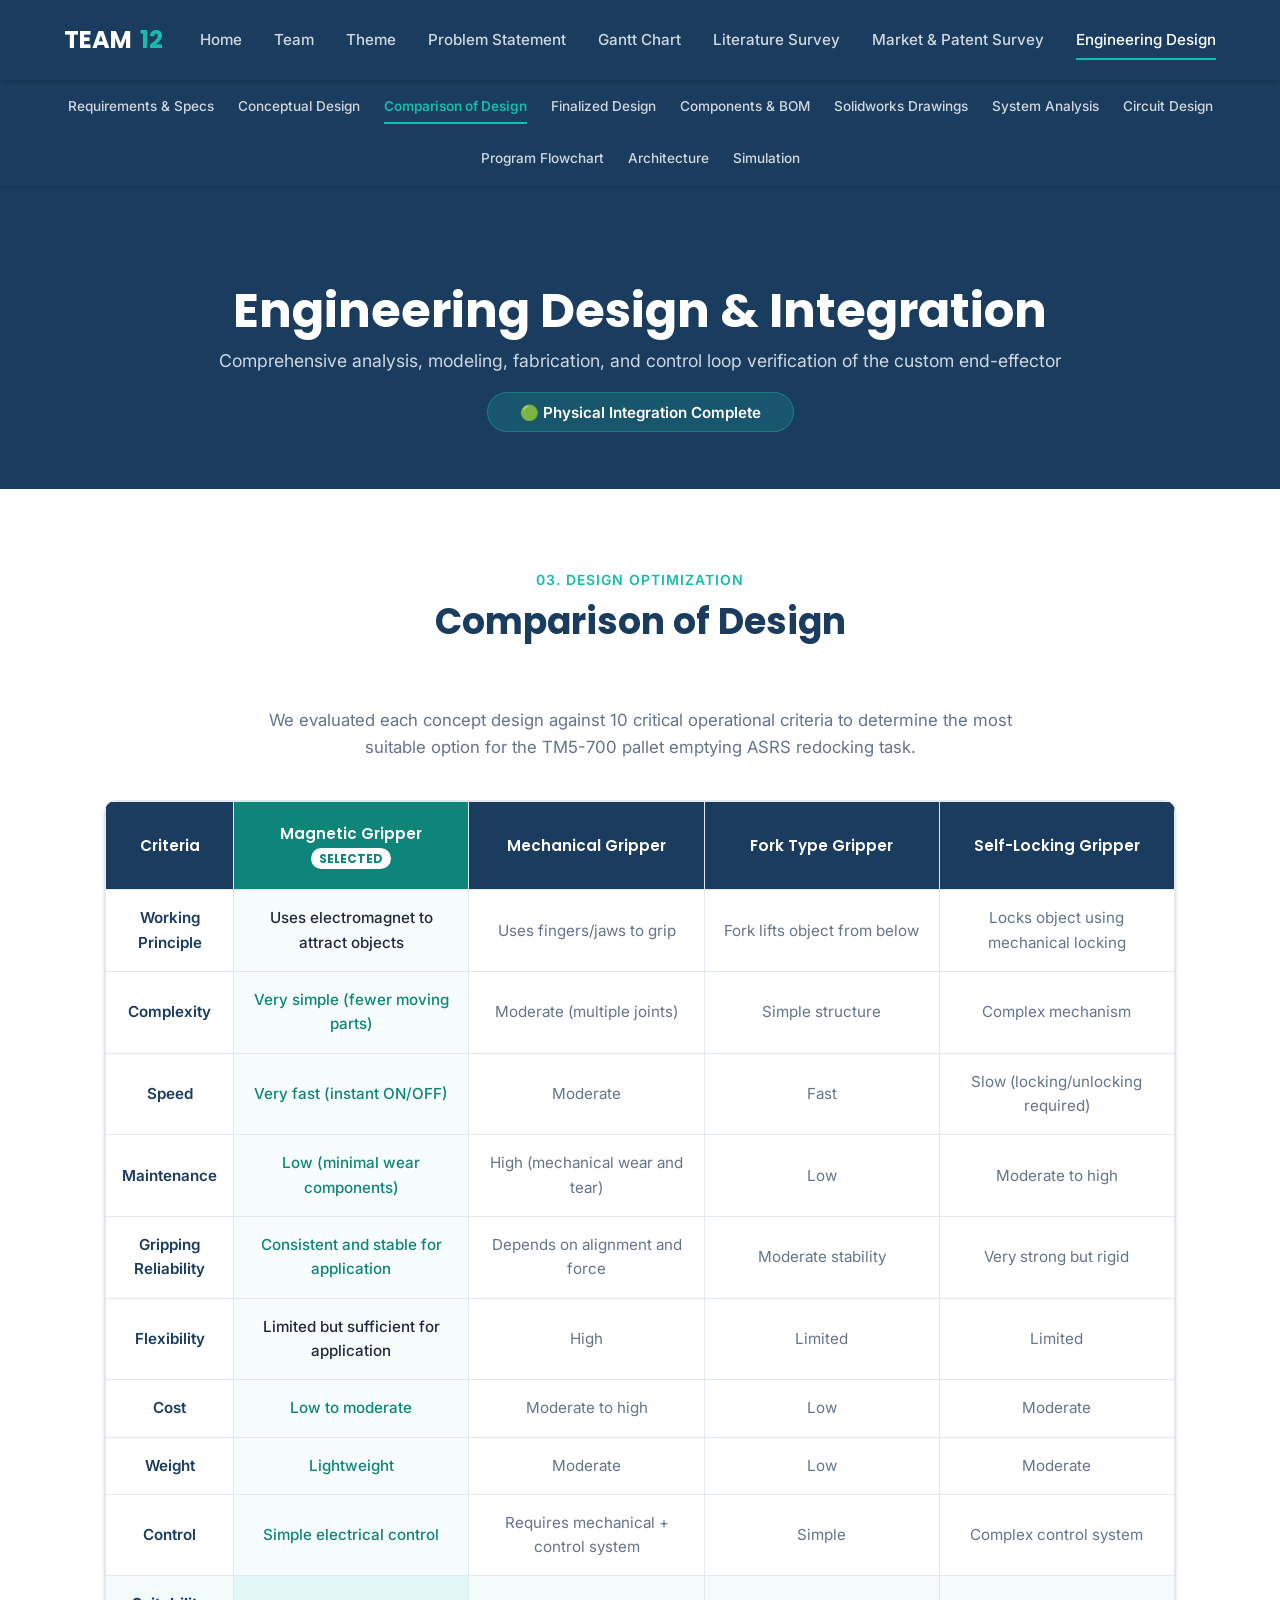
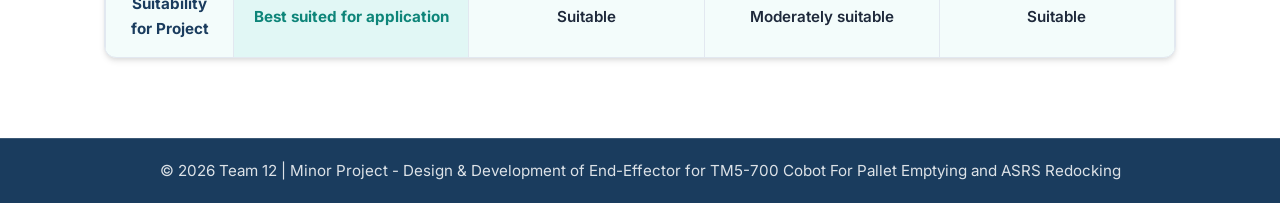
<file: engineering-comparison.html>
<!DOCTYPE html>
<html lang="en">

<head>
    <meta charset="UTF-8">
    <meta name="viewport" content="width=device-width, initial-scale=1.0">
    <title>Engineering Design | Cobot End-Effector</title>
    <!-- Google Fonts -->
    <link
        href="https://fonts.googleapis.com/css2?family=Inter:wght@400;500;600&family=Poppins:wght@500;600;700&display=swap"
        rel="stylesheet">
    <!-- CSS -->
    <link rel="stylesheet" href="css/style.css">
    <style>
        .page-header {
            background: var(--primary);
            color: white;
            padding: 6rem 5% 4rem;
        }

        .sketch-placeholder {
            background: #e2e8f0;
            height: 200px;
            display: flex;
            align-items: center;
            justify-content: center;
            color: var(--text-light);
            font-weight: 500;
            border-bottom: 3px solid var(--accent);
        }

        .toc-bar {
            background: var(--primary);
            padding: 1rem 5%;
            position: sticky;
            top: 70px;
            z-index: 999;
            box-shadow: var(--shadow-sm);
            display: flex;
            gap: 1.5rem;
            flex-wrap: wrap;
            justify-content: center;
        }

        .toc-bar a {
            color: rgba(255, 255, 255, 0.8);
            font-size: 0.85rem;
            font-weight: 500;
        }

        .toc-bar a.active {
            color: var(--accent);
            font-weight: 600;
            border-bottom: 2px solid var(--accent);
            padding-bottom: 4px;
        }

        .toc-bar a:hover {
            color: var(--accent);
        }

        @media (max-width: 1024px) {
            .toc-bar {
                top: 70px;
            }
        }
    </style>
</head>

<body>
    <!-- Navbar -->
    <nav class="navbar">
        <div class="logo">TEAM<span>12</span></div>
        <div class="nav-links">
            <a href="index.html">Home</a>
            <a href="team.html">Team</a>
            <a href="theme.html">Theme</a>
            <a href="problem-statement.html">Problem Statement</a>
            <a href="gantt-chart.html">Gantt Chart</a>
            <a href="literature-survey.html">Literature Survey</a>
            <a href="market-patent-survey.html">Market & Patent Survey</a>
            <a href="engineering-specs.html" class="active">Engineering Design</a>
        </div>
        <button class="mobile-menu-btn">☰</button>
    </nav>
    <!-- Table of Contents Sticky Bar -->
    <div class="toc-bar">
        <a href="engineering-specs.html"> Requirements & Specs</a>
        <a href="engineering-concepts.html"> Conceptual Design</a>
        <a href="engineering-comparison.html" class="active"> Comparison of Design</a>
        <a href="engineering-finalized.html"> Finalized Design</a>
        <a href="engineering-bom.html"> Components & BOM</a>
        <a href="engineering-solidworks.html"> Solidworks Drawings</a>
        <a href="engineering-analysis.html"> System Analysis</a>
        <a href="engineering-circuit.html"> Circuit Design</a>
        <a href="engineering-flowchart.html"> Program Flowchart</a>
        <a href="engineering-architecture.html"> Architecture</a>
        <a href="engineering-simulation.html"> Simulation</a>
    </div>
<!-- Page Header -->
    <header class="page-header text-center">
        <div class="container reveal">
            <h1 style="color: white; font-size: 3rem; margin-bottom: 0.5rem;">Engineering Design & Integration</h1>
            <p style="color: rgba(255,255,255,0.8); font-size: 1.1rem; margin-bottom: 1.5rem;">Comprehensive analysis,
                modeling, fabrication, and control loop verification of the custom end-effector</p>
            <div style="display: inline-block;">
                <span
                    style="background: rgba(20, 189, 172, 0.2); border: 1px solid rgba(20, 189, 172, 0.4); color: white; padding: 0.6rem 2rem; border-radius: 50px; font-weight: 600; font-size: 0.95rem; backdrop-filter: blur(5px);">🟢
                    Physical Integration Complete</span>
            </div>
        </div>
    </header>

    <!-- 3. Comparison of Design -->
    <section id="comparison" class="section-padding" style="background-color: var(--card-white);">
        <div class="container reveal">
            <div class="text-center" style="margin-bottom: 4rem;">
                <span class="subtitle">03. Design Optimization</span>
                <h2 class="section-title">Comparison of Design</h2>
            </div>

            <p style="color: var(--text-light); text-align: center; max-width: 800px; margin: 0 auto 2.5rem; font-size: 1.05rem;">
                We evaluated each concept design against 10 critical operational criteria to determine the most suitable option for the TM5-700 pallet emptying ASRS redocking task.
            </p>

            <div class="table-container" style="overflow-x: auto; box-shadow: var(--shadow-md); border-radius: var(--radius); border: 1px solid #e2e8f0; background: white;">
                <table class="pugh-table" style="width: 100%; border-collapse: collapse; text-align: left; font-size: 0.95rem;">
                    <thead style="background: var(--primary); color: white;">
                        <tr>
                            <th style="padding: 1.2rem; font-weight: 600;">Criteria</th>
                            <th style="padding: 1.2rem; font-weight: 600; background: #0e8579; color: white; text-align: center; width: 22%;">Magnetic Gripper <br><span style="font-size: 0.75rem; background: white; color: #0e8579; padding: 0.1rem 0.5rem; border-radius: 20px; font-weight: bold; text-transform: uppercase;">Selected</span></th>
                            <th style="padding: 1.2rem; font-weight: 600; text-align: center; width: 22%;">Mechanical Gripper</th>
                            <th style="padding: 1.2rem; font-weight: 600; text-align: center; width: 22%;">Fork Type Gripper</th>
                            <th style="padding: 1.2rem; font-weight: 600; text-align: center; width: 22%;">Self-Locking Gripper</th>
                        </tr>
                    </thead>
                    <tbody>
                        <tr style="border-bottom: 1px solid #e2e8f0;">
                            <td style="padding: 1rem; font-weight: 600; color: var(--primary);">Working Principle</td>
                            <td style="padding: 1rem; text-align: center; background: rgba(20, 189, 172, 0.03); font-weight: 500;">Uses electromagnet to attract objects</td>
                            <td style="padding: 1rem; text-align: center; color: var(--text-light);">Uses fingers/jaws to grip</td>
                            <td style="padding: 1rem; text-align: center; color: var(--text-light);">Fork lifts object from below</td>
                            <td style="padding: 1rem; text-align: center; color: var(--text-light);">Locks object using mechanical locking</td>
                        </tr>
                        <tr style="border-bottom: 1px solid #e2e8f0;">
                            <td style="padding: 1rem; font-weight: 600; color: var(--primary);">Complexity</td>
                            <td style="padding: 1rem; text-align: center; background: rgba(20, 189, 172, 0.03); font-weight: 500; color: #0e8579;">Very simple (fewer moving parts)</td>
                            <td style="padding: 1rem; text-align: center; color: var(--text-light);">Moderate (multiple joints)</td>
                            <td style="padding: 1rem; text-align: center; color: var(--text-light);">Simple structure</td>
                            <td style="padding: 1rem; text-align: center; color: var(--text-light);">Complex mechanism</td>
                        </tr>
                        <tr style="border-bottom: 1px solid #e2e8f0;">
                            <td style="padding: 1rem; font-weight: 600; color: var(--primary);">Speed</td>
                            <td style="padding: 1rem; text-align: center; background: rgba(20, 189, 172, 0.03); font-weight: 500; color: #0e8579;">Very fast (instant ON/OFF)</td>
                            <td style="padding: 1rem; text-align: center; color: var(--text-light);">Moderate</td>
                            <td style="padding: 1rem; text-align: center; color: var(--text-light);">Fast</td>
                            <td style="padding: 1rem; text-align: center; color: var(--text-light);">Slow (locking/unlocking required)</td>
                        </tr>
                        <tr style="border-bottom: 1px solid #e2e8f0;">
                            <td style="padding: 1rem; font-weight: 600; color: var(--primary);">Maintenance</td>
                            <td style="padding: 1rem; text-align: center; background: rgba(20, 189, 172, 0.03); font-weight: 500; color: #0e8579;">Low (minimal wear components)</td>
                            <td style="padding: 1rem; text-align: center; color: var(--text-light);">High (mechanical wear and tear)</td>
                            <td style="padding: 1rem; text-align: center; color: var(--text-light);">Low</td>
                            <td style="padding: 1rem; text-align: center; color: var(--text-light);">Moderate to high</td>
                        </tr>
                        <tr style="border-bottom: 1px solid #e2e8f0;">
                            <td style="padding: 1rem; font-weight: 600; color: var(--primary);">Gripping Reliability</td>
                            <td style="padding: 1rem; text-align: center; background: rgba(20, 189, 172, 0.03); font-weight: 500; color: #0e8579;">Consistent and stable for application</td>
                            <td style="padding: 1rem; text-align: center; color: var(--text-light);">Depends on alignment and force</td>
                            <td style="padding: 1rem; text-align: center; color: var(--text-light);">Moderate stability</td>
                            <td style="padding: 1rem; text-align: center; color: var(--text-light);">Very strong but rigid</td>
                        </tr>
                        <tr style="border-bottom: 1px solid #e2e8f0;">
                            <td style="padding: 1rem; font-weight: 600; color: var(--primary);">Flexibility</td>
                            <td style="padding: 1rem; text-align: center; background: rgba(20, 189, 172, 0.03); font-weight: 500;">Limited but sufficient for application</td>
                            <td style="padding: 1rem; text-align: center; color: var(--text-light);">High</td>
                            <td style="padding: 1rem; text-align: center; color: var(--text-light);">Limited</td>
                            <td style="padding: 1rem; text-align: center; color: var(--text-light);">Limited</td>
                        </tr>
                        <tr style="border-bottom: 1px solid #e2e8f0;">
                            <td style="padding: 1rem; font-weight: 600; color: var(--primary);">Cost</td>
                            <td style="padding: 1rem; text-align: center; background: rgba(20, 189, 172, 0.03); font-weight: 500; color: #0e8579;">Low to moderate</td>
                            <td style="padding: 1rem; text-align: center; color: var(--text-light);">Moderate to high</td>
                            <td style="padding: 1rem; text-align: center; color: var(--text-light);">Low</td>
                            <td style="padding: 1rem; text-align: center; color: var(--text-light);">Moderate</td>
                        </tr>
                        <tr style="border-bottom: 1px solid #e2e8f0;">
                            <td style="padding: 1rem; font-weight: 600; color: var(--primary);">Weight</td>
                            <td style="padding: 1rem; text-align: center; background: rgba(20, 189, 172, 0.03); font-weight: 500; color: #0e8579;">Lightweight</td>
                            <td style="padding: 1rem; text-align: center; color: var(--text-light);">Moderate</td>
                            <td style="padding: 1rem; text-align: center; color: var(--text-light);">Low</td>
                            <td style="padding: 1rem; text-align: center; color: var(--text-light);">Moderate</td>
                        </tr>
                        <tr style="border-bottom: 1px solid #e2e8f0;">
                            <td style="padding: 1rem; font-weight: 600; color: var(--primary);">Control</td>
                            <td style="padding: 1rem; text-align: center; background: rgba(20, 189, 172, 0.03); font-weight: 500; color: #0e8579;">Simple electrical control</td>
                            <td style="padding: 1rem; text-align: center; color: var(--text-light);">Requires mechanical + control system</td>
                            <td style="padding: 1rem; text-align: center; color: var(--text-light);">Simple</td>
                            <td style="padding: 1rem; text-align: center; color: var(--text-light);">Complex control system</td>
                        </tr>
                        <tr style="background: rgba(20, 189, 172, 0.05);">
                            <td style="padding: 1rem; font-weight: 700; color: var(--primary);">Suitability for Project</td>
                            <td style="padding: 1rem; text-align: center; background: rgba(20, 189, 172, 0.08); font-weight: 700; color: #0e8579;">Best suited for application</td>
                            <td style="padding: 1rem; text-align: center; font-weight: 600; color: var(--text-dark);">Suitable</td>
                            <td style="padding: 1rem; text-align: center; font-weight: 600; color: var(--text-dark);">Moderately suitable</td>
                            <td style="padding: 1rem; text-align: center; font-weight: 600; color: var(--text-dark);">Suitable</td>
                        </tr>
                    </tbody>
                </table>
            </div>
        </div>
    </section>

    <!-- 4. Finalized Design -->
    <!-- Scroll to Top Button -->
    <button class="scroll-top">↑</button>

    <!-- Footer -->
    <footer>
        <div class="container footer-content">
            <p style="font-size: 0.95rem; color: rgba(255,255,255,0.85); margin: 0; line-height: 1.6;">
                © 2026 Team 12 | Minor Project - Design & Development of End-Effector for TM5-700 Cobot For Pallet
                Emptying and ASRS Redocking
            </p>
        </div>
    </footer>

    <!-- JS -->
    <script src="js/main.js"></script>
</body>

</html>
</file>
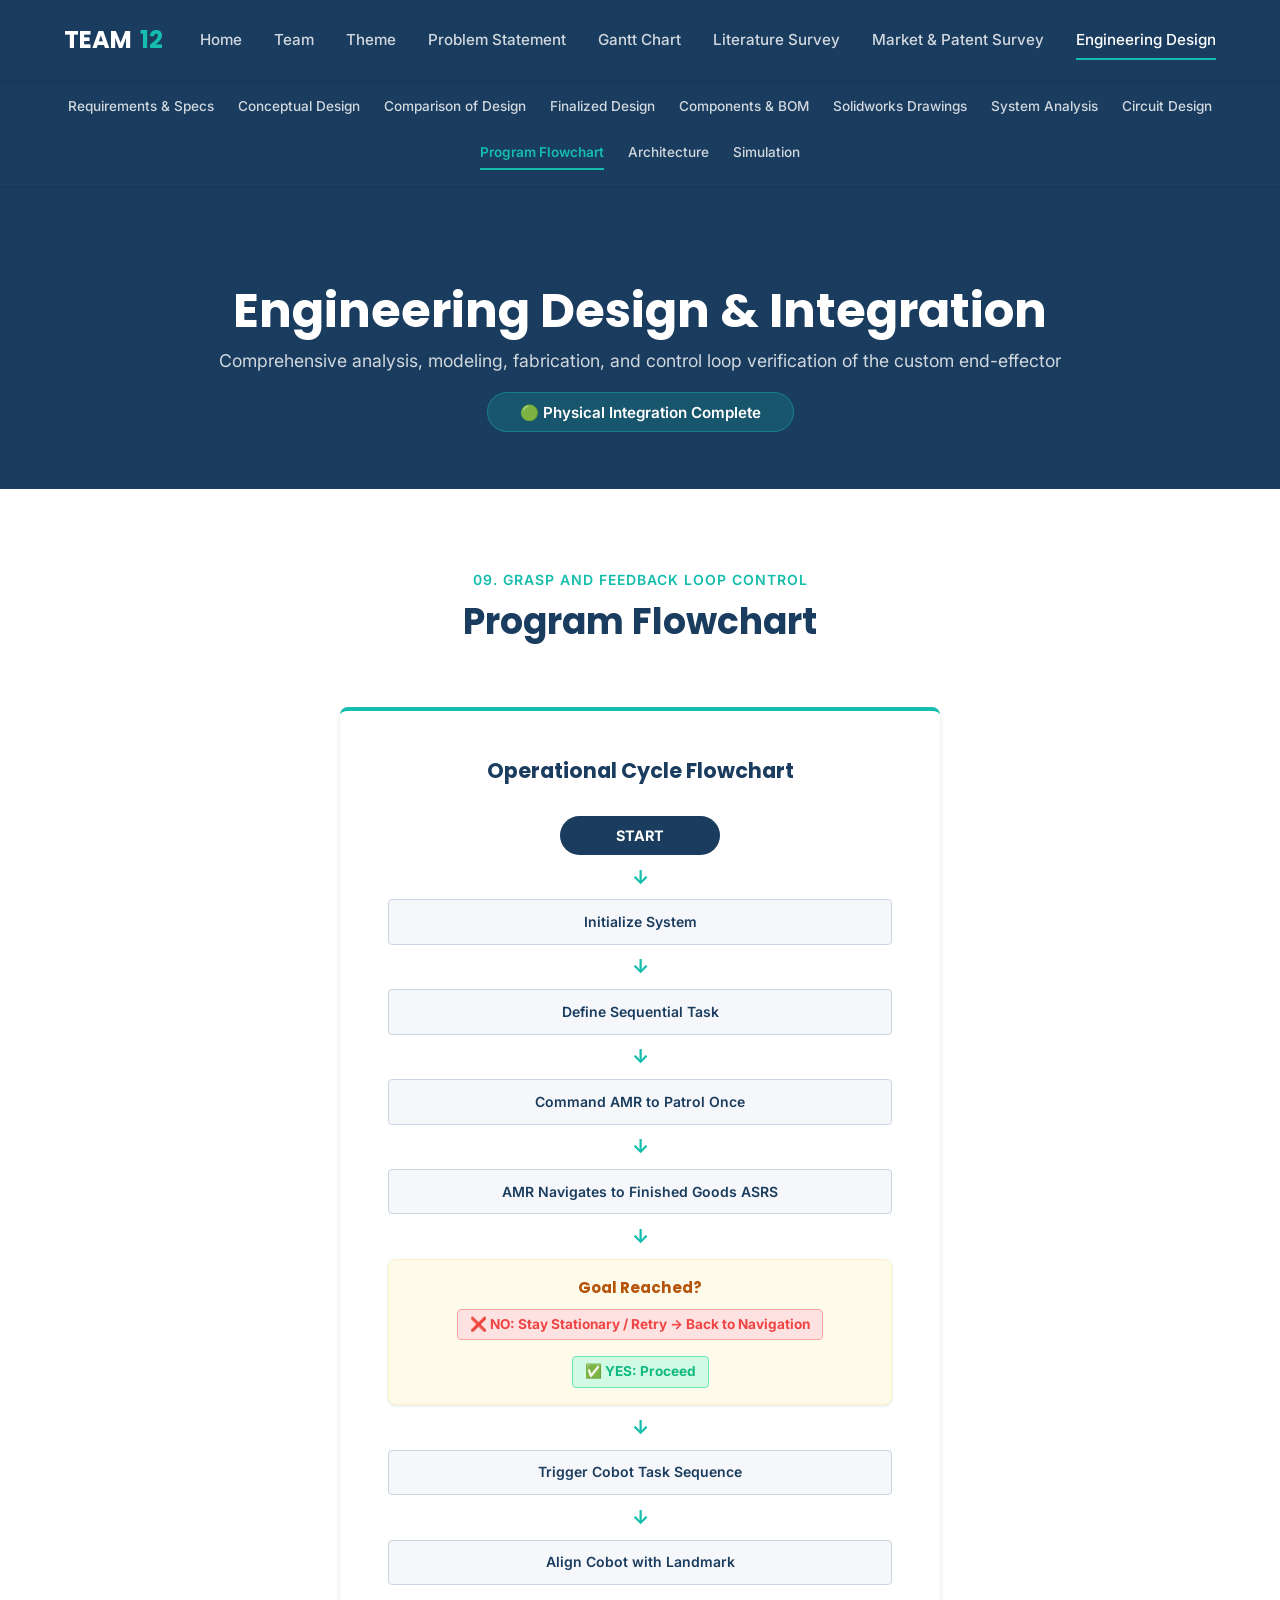
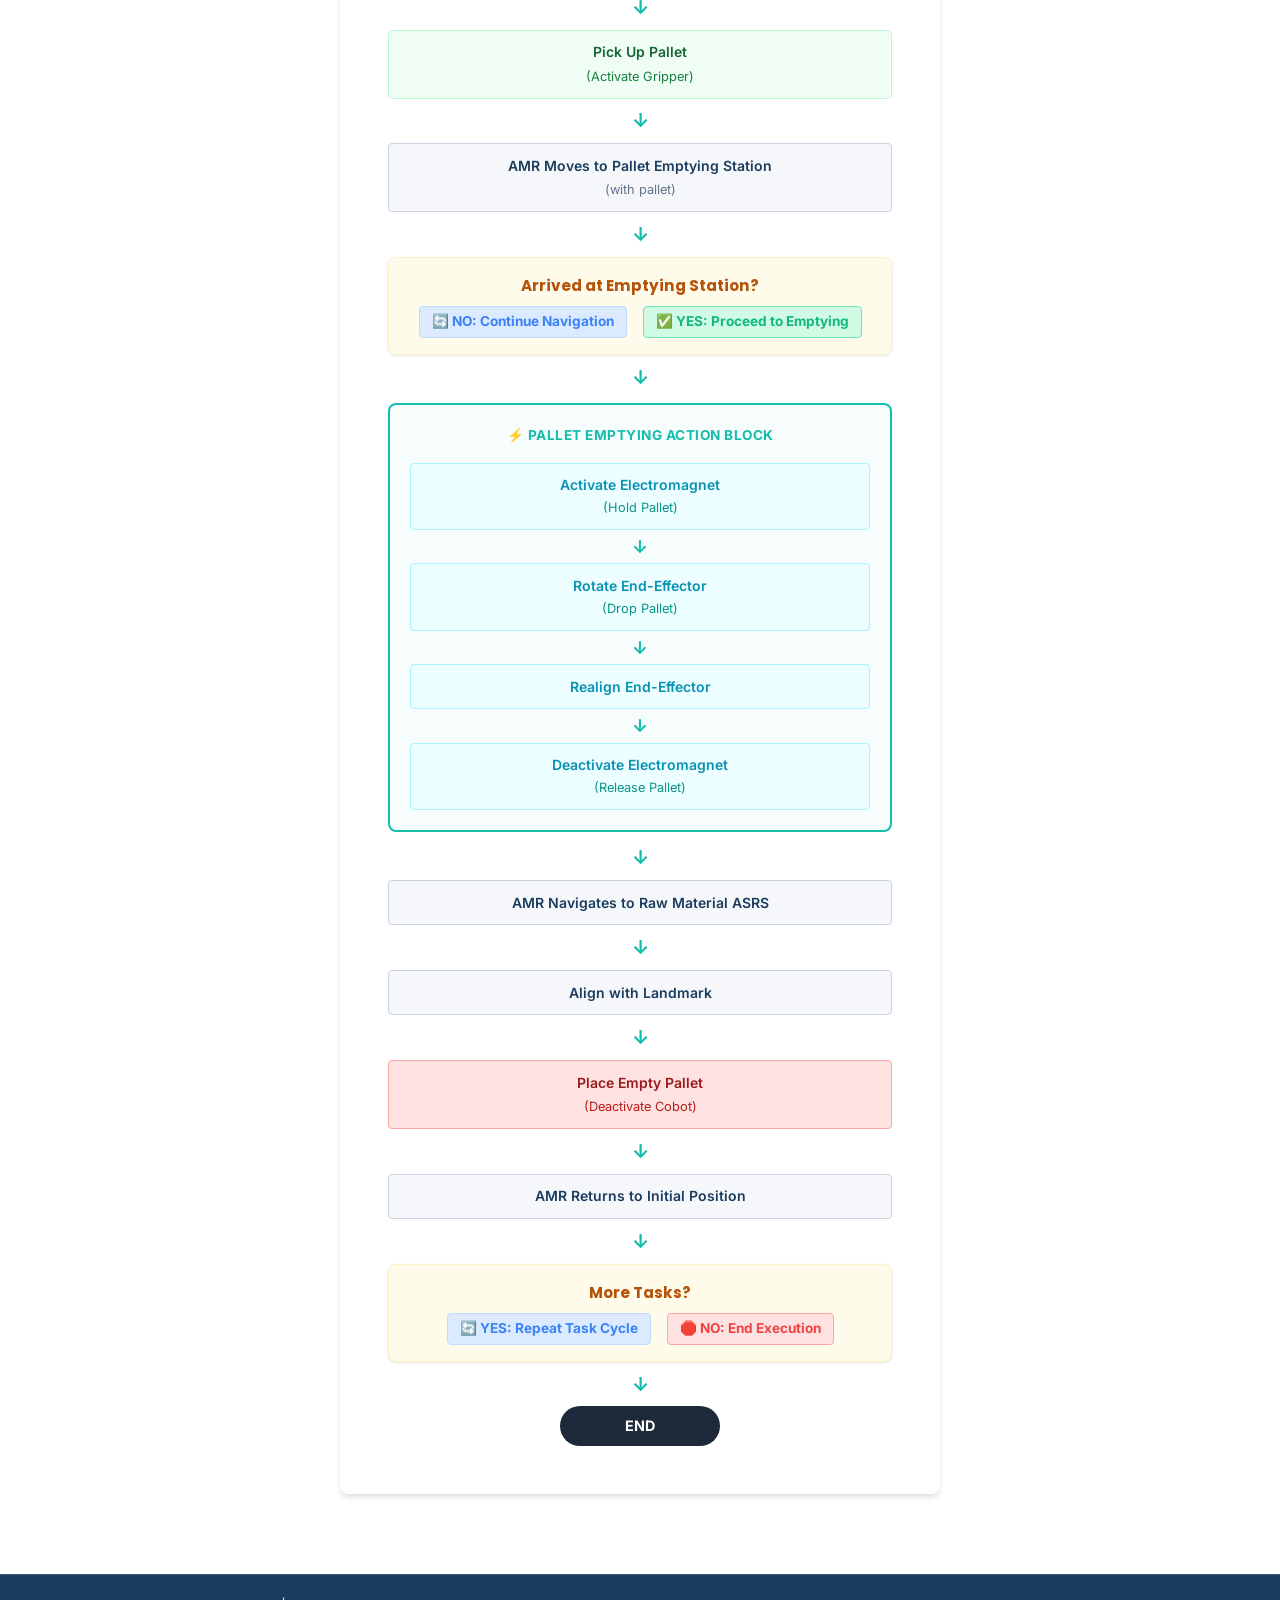
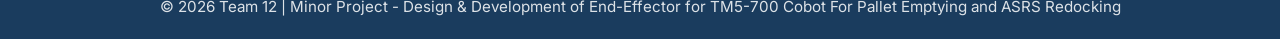
<file: engineering-flowchart.html>
<!DOCTYPE html>
<html lang="en">

<head>
    <meta charset="UTF-8">
    <meta name="viewport" content="width=device-width, initial-scale=1.0">
    <title>Engineering Design | Cobot End-Effector</title>
    <!-- Google Fonts -->
    <link
        href="https://fonts.googleapis.com/css2?family=Inter:wght@400;500;600&family=Poppins:wght@500;600;700&display=swap"
        rel="stylesheet">
    <!-- CSS -->
    <link rel="stylesheet" href="css/style.css">
    <style>
        .page-header {
            background: var(--primary);
            color: white;
            padding: 6rem 5% 4rem;
        }

        .sketch-placeholder {
            background: #e2e8f0;
            height: 200px;
            display: flex;
            align-items: center;
            justify-content: center;
            color: var(--text-light);
            font-weight: 500;
            border-bottom: 3px solid var(--accent);
        }

        .toc-bar {
            background: var(--primary);
            padding: 1rem 5%;
            position: sticky;
            top: 70px;
            z-index: 999;
            box-shadow: var(--shadow-sm);
            display: flex;
            gap: 1.5rem;
            flex-wrap: wrap;
            justify-content: center;
        }

        .toc-bar a {
            color: rgba(255, 255, 255, 0.8);
            font-size: 0.85rem;
            font-weight: 500;
        }

        .toc-bar a.active {
            color: var(--accent);
            font-weight: 600;
            border-bottom: 2px solid var(--accent);
            padding-bottom: 4px;
        }

        .toc-bar a:hover {
            color: var(--accent);
        }

        @media (max-width: 1024px) {
            .toc-bar {
                top: 70px;
            }
        }
    </style>
</head>

<body>
    <!-- Navbar -->
    <nav class="navbar">
        <div class="logo">TEAM<span>12</span></div>
        <div class="nav-links">
            <a href="index.html">Home</a>
            <a href="team.html">Team</a>
            <a href="theme.html">Theme</a>
            <a href="problem-statement.html">Problem Statement</a>
            <a href="gantt-chart.html">Gantt Chart</a>
            <a href="literature-survey.html">Literature Survey</a>
            <a href="market-patent-survey.html">Market & Patent Survey</a>
            <a href="engineering-specs.html" class="active">Engineering Design</a>
        </div>
        <button class="mobile-menu-btn">☰</button>
    </nav>
    <!-- Table of Contents Sticky Bar -->
    <div class="toc-bar">
        <a href="engineering-specs.html"> Requirements & Specs</a>
        <a href="engineering-concepts.html"> Conceptual Design</a>
        <a href="engineering-comparison.html"> Comparison of Design</a>
        <a href="engineering-finalized.html"> Finalized Design</a>
        <a href="engineering-bom.html"> Components & BOM</a>
        <a href="engineering-solidworks.html"> Solidworks Drawings</a>
        <a href="engineering-analysis.html"> System Analysis</a>
        <a href="engineering-circuit.html"> Circuit Design</a>
        <a href="engineering-flowchart.html" class="active"> Program Flowchart</a>
        <a href="engineering-architecture.html"> Architecture</a>
        <a href="engineering-simulation.html"> Simulation</a>
    </div>
<!-- Page Header -->
    <header class="page-header text-center">
        <div class="container reveal">
            <h1 style="color: white; font-size: 3rem; margin-bottom: 0.5rem;">Engineering Design & Integration</h1>
            <p style="color: rgba(255,255,255,0.8); font-size: 1.1rem; margin-bottom: 1.5rem;">Comprehensive analysis,
                modeling, fabrication, and control loop verification of the custom end-effector</p>
            <div style="display: inline-block;">
                <span
                    style="background: rgba(20, 189, 172, 0.2); border: 1px solid rgba(20, 189, 172, 0.4); color: white; padding: 0.6rem 2rem; border-radius: 50px; font-weight: 600; font-size: 0.95rem; backdrop-filter: blur(5px);">🟢
                    Physical Integration Complete</span>
            </div>
        </div>
    </header>

    <!-- 1. Requirements and Specifications -->
    <section id="flowchart" class="section-padding" style="background-color: var(--card-white);">
        <div class="container reveal">
            <div class="text-center" style="margin-bottom: 4rem;">
                <span class="subtitle">09. Grasp and Feedback Loop Control</span>
                <h2 class="section-title">Program Flowchart</h2>
            </div>

            <div style="max-width: 600px; margin: 0 auto;">
                <!-- Flowchart Visual -->
                <div class="card" style="border-top: 4px solid var(--accent); display: flex; flex-direction: column; justify-content: center; padding: 3rem; background: #fff; box-shadow: var(--shadow-md); border-radius: 8px;">
                    <h4 style="font-family: 'Poppins', sans-serif; font-size: 1.3rem; margin-bottom: 2rem; text-align: center; color: var(--primary);">
                        Operational Cycle Flowchart
                    </h4>
                    
                    <div style="display: flex; flex-direction: column; gap: 0.6rem; font-size: 0.875rem; font-weight: 500; width: 100%;">
                        <!-- START -->
                        <div style="background: var(--primary); padding: 0.5rem 1.25rem; text-align: center; border-radius: 20px; font-weight: bold; color: #fff; max-width: 160px; margin: 0 auto; width: 100%; font-size: 0.9rem;">
                            START
                        </div>
                        <div style="text-align: center; color: var(--accent); font-weight: bold; line-height: 1; font-size: 1.2rem; margin: 0.2rem 0;">↓</div>
                        
                        <!-- Initialize System -->
                        <div style="background: var(--bg-light); padding: 0.65rem 1rem; text-align: center; border-radius: 4px; border: 1px solid #cbd5e1; font-weight: 600; color: var(--primary);">
                            Initialize System
                        </div>
                        <div style="text-align: center; color: var(--accent); font-weight: bold; line-height: 1; font-size: 1.2rem; margin: 0.2rem 0;">↓</div>
                        
                        <!-- Define Sequential Task -->
                        <div style="background: var(--bg-light); padding: 0.65rem 1rem; text-align: center; border-radius: 4px; border: 1px solid #cbd5e1; font-weight: 600; color: var(--primary);">
                            Define Sequential Task
                        </div>
                        <div style="text-align: center; color: var(--accent); font-weight: bold; line-height: 1; font-size: 1.2rem; margin: 0.2rem 0;">↓</div>
                        
                        <!-- Command AMR to Patrol Once -->
                        <div style="background: var(--bg-light); padding: 0.65rem 1rem; text-align: center; border-radius: 4px; border: 1px solid #cbd5e1; font-weight: 600; color: var(--primary);">
                            Command AMR to Patrol Once
                        </div>
                        <div style="text-align: center; color: var(--accent); font-weight: bold; line-height: 1; font-size: 1.2rem; margin: 0.2rem 0;">↓</div>
                        
                        <!-- AMR Navigates to Finished Goods ASRS -->
                        <div style="background: var(--bg-light); padding: 0.65rem 1rem; text-align: center; border-radius: 4px; border: 1px solid #cbd5e1; font-weight: 600; color: var(--primary);">
                            AMR Navigates to Finished Goods ASRS
                        </div>
                        <div style="text-align: center; color: var(--accent); font-weight: bold; line-height: 1; font-size: 1.2rem; margin: 0.2rem 0;">↓</div>
                        
                        <!-- Decision: Goal Reached? -->
                        <div style="background: #fffbeb; border: 1.5px solid #fef3c7; padding: 1rem; border-radius: 8px; text-align: center; box-shadow: var(--shadow-sm);">
                            <div style="font-weight: 700; color: #b45309; font-size: 0.95rem; margin-bottom: 0.5rem; font-family: 'Poppins', sans-serif;">Goal Reached?</div>
                            <div style="display: flex; justify-content: center; gap: 1rem; font-size: 0.85rem; font-weight: bold; flex-wrap: wrap;">
                                <span style="color: #ef4444; background: #fee2e2; padding: 0.25rem 0.75rem; border-radius: 4px; border: 1px solid #fca5a5;">
                                    ❌ NO: Stay Stationary / Retry → Back to Navigation
                                </span>
                                <span style="color: #10b981; background: #d1fae5; padding: 0.25rem 0.75rem; border-radius: 4px; border: 1px solid #6ee7b7;">
                                    ✅ YES: Proceed
                                </span>
                            </div>
                        </div>
                        <div style="text-align: center; color: var(--accent); font-weight: bold; line-height: 1; font-size: 1.2rem; margin: 0.2rem 0;">↓</div>
                        
                        <!-- Trigger Cobot Task Sequence -->
                        <div style="background: var(--bg-light); padding: 0.65rem 1rem; text-align: center; border-radius: 4px; border: 1px solid #cbd5e1; font-weight: 600; color: var(--primary);">
                            Trigger Cobot Task Sequence
                        </div>
                        <div style="text-align: center; color: var(--accent); font-weight: bold; line-height: 1; font-size: 1.2rem; margin: 0.2rem 0;">↓</div>
                        
                        <!-- Align Cobot with Landmark -->
                        <div style="background: var(--bg-light); padding: 0.65rem 1rem; text-align: center; border-radius: 4px; border: 1px solid #cbd5e1; font-weight: 600; color: var(--primary);">
                            Align Cobot with Landmark
                        </div>
                        <div style="text-align: center; color: var(--accent); font-weight: bold; line-height: 1; font-size: 1.2rem; margin: 0.2rem 0;">↓</div>
                        
                        <!-- Pick Up Pallet (Activate Gripper) -->
                        <div style="background: #f0fdf4; padding: 0.65rem 1rem; text-align: center; border-radius: 4px; border: 1px solid #bbf7d0; font-weight: 600; color: #166534;">
                            Pick Up Pallet <span style="font-weight: normal; font-size: 0.8rem; display: block; margin-top: 0.2rem; color: #15803d;">(Activate Gripper)</span>
                        </div>
                        <div style="text-align: center; color: var(--accent); font-weight: bold; line-height: 1; font-size: 1.2rem; margin: 0.2rem 0;">↓</div>
                        
                        <!-- AMR Moves to Pallet Emptying Station (with pallet) -->
                        <div style="background: var(--bg-light); padding: 0.65rem 1rem; text-align: center; border-radius: 4px; border: 1px solid #cbd5e1; font-weight: 600; color: var(--primary);">
                            AMR Moves to Pallet Emptying Station <span style="font-weight: normal; font-size: 0.8rem; display: block; margin-top: 0.2rem; color: var(--text-light);">(with pallet)</span>
                        </div>
                        <div style="text-align: center; color: var(--accent); font-weight: bold; line-height: 1; font-size: 1.2rem; margin: 0.2rem 0;">↓</div>
                        
                        <!-- Decision: Arrived at Emptying Station? -->
                        <div style="background: #fffbeb; border: 1.5px solid #fef3c7; padding: 1rem; border-radius: 8px; text-align: center; box-shadow: var(--shadow-sm);">
                            <div style="font-weight: 700; color: #b45309; font-size: 0.95rem; margin-bottom: 0.5rem; font-family: 'Poppins', sans-serif;">Arrived at Emptying Station?</div>
                            <div style="display: flex; justify-content: center; gap: 1rem; font-size: 0.85rem; font-weight: bold; flex-wrap: wrap;">
                                <span style="color: #3b82f6; background: #dbeafe; padding: 0.25rem 0.75rem; border-radius: 4px; border: 1px solid #bfdbfe;">
                                    🔄 NO: Continue Navigation
                                </span>
                                <span style="color: #10b981; background: #d1fae5; padding: 0.25rem 0.75rem; border-radius: 4px; border: 1px solid #6ee7b7;">
                                    ✅ YES: Proceed to Emptying
                                </span>
                            </div>
                        </div>
                        <div style="text-align: center; color: var(--accent); font-weight: bold; line-height: 1; font-size: 1.2rem; margin: 0.2rem 0;">↓</div>
                        
                        <!-- Emptying Sub-Sequence -->
                        <div style="border: 2.5px solid var(--accent); padding: 1.25rem; border-radius: 8px; background: rgba(20, 189, 172, 0.03); margin: 0.2rem 0; display: flex; flex-direction: column; gap: 0.5rem;">
                            <div style="color: var(--accent); font-weight: bold; text-align: center; font-size: 0.85rem; margin-bottom: 0.5rem; text-transform: uppercase; letter-spacing: 0.5px;">
                                ⚡ Pallet Emptying Action Block
                            </div>
                            
                            <div style="background: #ecfeff; padding: 0.65rem 1rem; text-align: center; border-radius: 4px; border: 1px solid #a5f3fc; font-weight: 600; color: #0891b2;">
                                Activate Electromagnet <span style="font-weight: normal; font-size: 0.8rem; display: block; margin-top: 0.1rem; color: #0d9488;">(Hold Pallet)</span>
                            </div>
                            <div style="text-align: center; color: var(--accent); font-weight: bold; line-height: 1; font-size: 1.1rem;">↓</div>
                            
                            <div style="background: #ecfeff; padding: 0.65rem 1rem; text-align: center; border-radius: 4px; border: 1px solid #a5f3fc; font-weight: 600; color: #0891b2;">
                                Rotate End-Effector <span style="font-weight: normal; font-size: 0.8rem; display: block; margin-top: 0.1rem; color: #0d9488;">(Drop Pallet)</span>
                            </div>
                            <div style="text-align: center; color: var(--accent); font-weight: bold; line-height: 1; font-size: 1.1rem;">↓</div>
                            
                            <div style="background: #ecfeff; padding: 0.65rem 1rem; text-align: center; border-radius: 4px; border: 1px solid #a5f3fc; font-weight: 600; color: #0891b2;">
                                Realign End-Effector
                            </div>
                            <div style="text-align: center; color: var(--accent); font-weight: bold; line-height: 1; font-size: 1.1rem;">↓</div>
                            
                            <div style="background: #ecfeff; padding: 0.65rem 1rem; text-align: center; border-radius: 4px; border: 1px solid #a5f3fc; font-weight: 600; color: #0891b2;">
                                Deactivate Electromagnet <span style="font-weight: normal; font-size: 0.8rem; display: block; margin-top: 0.1rem; color: #0d9488;">(Release Pallet)</span>
                            </div>
                        </div>
                        <div style="text-align: center; color: var(--accent); font-weight: bold; line-height: 1; font-size: 1.2rem; margin: 0.2rem 0;">↓</div>
                        
                        <!-- AMR Navigates to Raw Material ASRS -->
                        <div style="background: var(--bg-light); padding: 0.65rem 1rem; text-align: center; border-radius: 4px; border: 1px solid #cbd5e1; font-weight: 600; color: var(--primary);">
                            AMR Navigates to Raw Material ASRS
                        </div>
                        <div style="text-align: center; color: var(--accent); font-weight: bold; line-height: 1; font-size: 1.2rem; margin: 0.2rem 0;">↓</div>
                        
                        <!-- Align with Landmark -->
                        <div style="background: var(--bg-light); padding: 0.65rem 1rem; text-align: center; border-radius: 4px; border: 1px solid #cbd5e1; font-weight: 600; color: var(--primary);">
                            Align with Landmark
                        </div>
                        <div style="text-align: center; color: var(--accent); font-weight: bold; line-height: 1; font-size: 1.2rem; margin: 0.2rem 0;">↓</div>
                        
                        <!-- Place Empty Pallet (Deactivate Cobot) -->
                        <div style="background: #fee2e2; padding: 0.65rem 1rem; text-align: center; border-radius: 4px; border: 1px solid #fca5a5; font-weight: 600; color: #991b1b;">
                            Place Empty Pallet <span style="font-weight: normal; font-size: 0.8rem; display: block; margin-top: 0.2rem; color: #b91c1c;">(Deactivate Cobot)</span>
                        </div>
                        <div style="text-align: center; color: var(--accent); font-weight: bold; line-height: 1; font-size: 1.2rem; margin: 0.2rem 0;">↓</div>
                        
                        <!-- AMR Returns to Initial Position -->
                        <div style="background: var(--bg-light); padding: 0.65rem 1rem; text-align: center; border-radius: 4px; border: 1px solid #cbd5e1; font-weight: 600; color: var(--primary);">
                            AMR Returns to Initial Position
                        </div>
                        <div style="text-align: center; color: var(--accent); font-weight: bold; line-height: 1; font-size: 1.2rem; margin: 0.2rem 0;">↓</div>
                        
                        <!-- Decision: More Tasks? -->
                        <div style="background: #fffbeb; border: 1.5px solid #fef3c7; padding: 1rem; border-radius: 8px; text-align: center; box-shadow: var(--shadow-sm);">
                            <div style="font-weight: 700; color: #b45309; font-size: 0.95rem; margin-bottom: 0.5rem; font-family: 'Poppins', sans-serif;">More Tasks?</div>
                            <div style="display: flex; justify-content: center; gap: 1rem; font-size: 0.85rem; font-weight: bold; flex-wrap: wrap;">
                                <span style="color: #3b82f6; background: #dbeafe; padding: 0.25rem 0.75rem; border-radius: 4px; border: 1px solid #bfdbfe;">
                                    🔄 YES: Repeat Task Cycle
                                </span>
                                <span style="color: #ef4444; background: #fee2e2; padding: 0.25rem 0.75rem; border-radius: 4px; border: 1px solid #fca5a5;">
                                    🛑 NO: End Execution
                                </span>
                            </div>
                        </div>
                        <div style="text-align: center; color: var(--accent); font-weight: bold; line-height: 1; font-size: 1.2rem; margin: 0.2rem 0;">↓</div>
                        
                        <!-- END -->
                        <div style="background: #1e293b; padding: 0.5rem 1.25rem; text-align: center; border-radius: 20px; font-weight: bold; color: #fff; max-width: 160px; margin: 0 auto; width: 100%; font-size: 0.9rem;">
                            END
                        </div>
                    </div>
                </div>
            </div>
        </div>
    </section>

    <!-- 10. Architecture -->
    <!-- Scroll to Top Button -->
    <button class="scroll-top">↑</button>

    <!-- Footer -->
    <footer>
        <div class="container footer-content">
            <p style="font-size: 0.95rem; color: rgba(255,255,255,0.85); margin: 0; line-height: 1.6;">
                © 2026 Team 12 | Minor Project - Design & Development of End-Effector for TM5-700 Cobot For Pallet
                Emptying and ASRS Redocking
            </p>
        </div>
    </footer>

    <!-- JS -->
    <script src="js/main.js"></script>
</body>

</html>
</file>
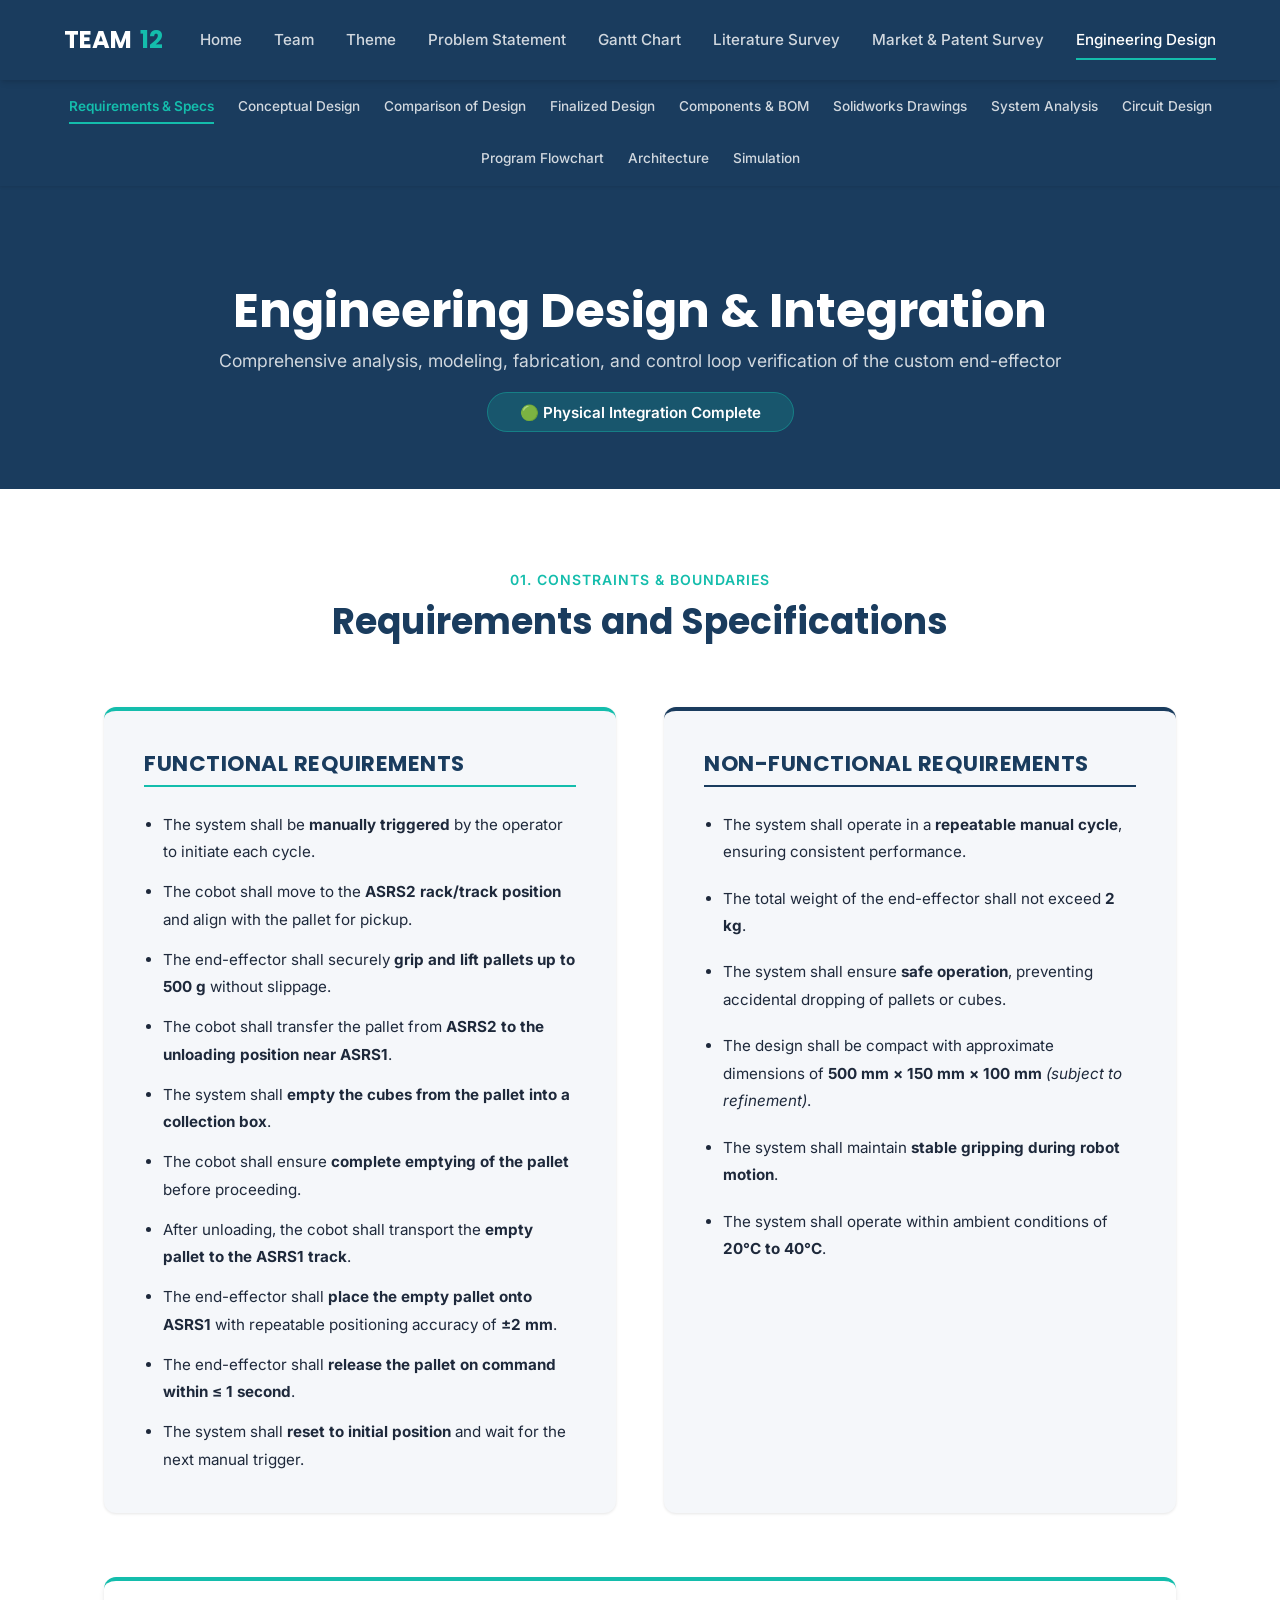
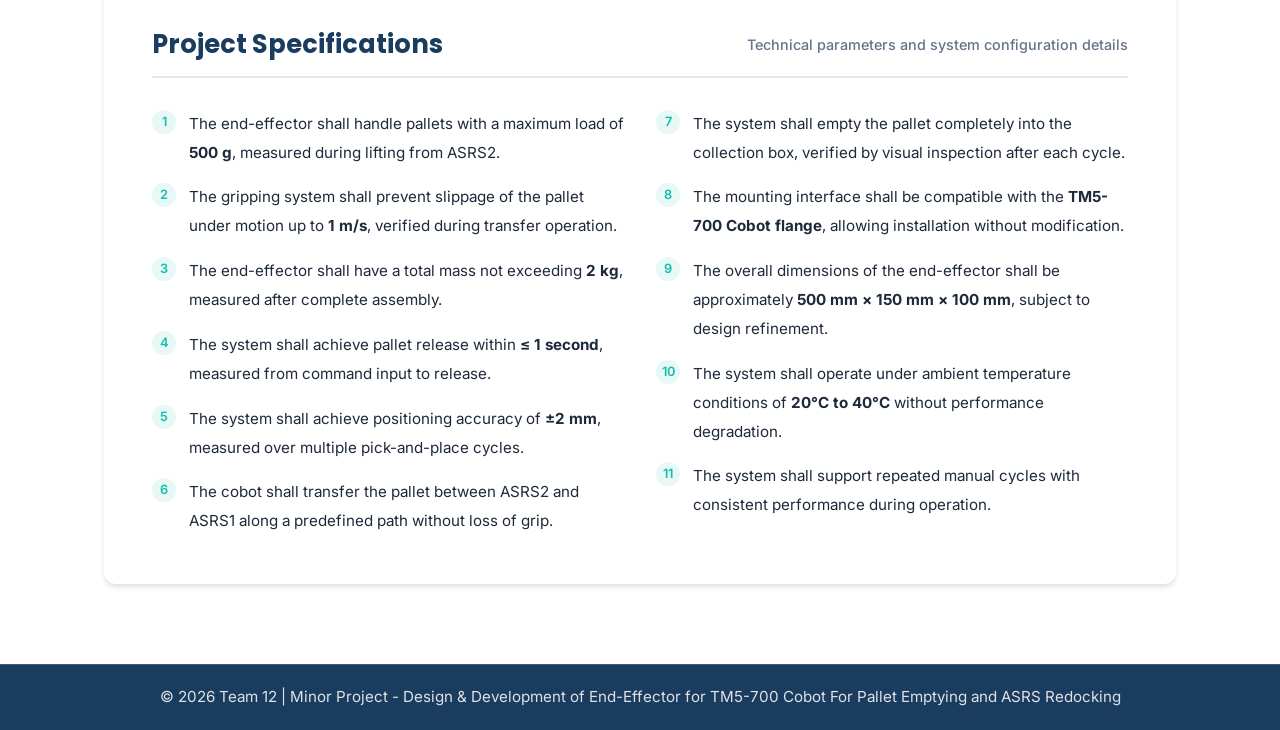
<file: engineering-specs.html>
<!DOCTYPE html>
<html lang="en">

<head>
    <meta charset="UTF-8">
    <meta name="viewport" content="width=device-width, initial-scale=1.0">
    <title>Engineering Design | Cobot End-Effector</title>
    <!-- Google Fonts -->
    <link
        href="https://fonts.googleapis.com/css2?family=Inter:wght@400;500;600&family=Poppins:wght@500;600;700&display=swap"
        rel="stylesheet">
    <!-- CSS -->
    <link rel="stylesheet" href="css/style.css">
    <style>
        .page-header {
            background: var(--primary);
            color: white;
            padding: 6rem 5% 4rem;
        }

        .sketch-placeholder {
            background: #e2e8f0;
            height: 200px;
            display: flex;
            align-items: center;
            justify-content: center;
            color: var(--text-light);
            font-weight: 500;
            border-bottom: 3px solid var(--accent);
        }

        .toc-bar {
            background: var(--primary);
            padding: 1rem 5%;
            position: sticky;
            top: 70px;
            z-index: 999;
            box-shadow: var(--shadow-sm);
            display: flex;
            gap: 1.5rem;
            flex-wrap: wrap;
            justify-content: center;
        }

        .toc-bar a {
            color: rgba(255, 255, 255, 0.8);
            font-size: 0.85rem;
            font-weight: 500;
        }

        .toc-bar a.active {
            color: var(--accent);
            font-weight: 600;
            border-bottom: 2px solid var(--accent);
            padding-bottom: 4px;
        }

        .toc-bar a:hover {
            color: var(--accent);
        }

        @media (max-width: 1024px) {
            .toc-bar {
                top: 70px;
            }
        }
    </style>
</head>

<body>
    <!-- Navbar -->
    <nav class="navbar">
        <div class="logo">TEAM<span>12</span></div>
        <div class="nav-links">
            <a href="index.html">Home</a>
            <a href="team.html">Team</a>
            <a href="theme.html">Theme</a>
            <a href="problem-statement.html">Problem Statement</a>
            <a href="gantt-chart.html">Gantt Chart</a>
            <a href="literature-survey.html">Literature Survey</a>
            <a href="market-patent-survey.html">Market & Patent Survey</a>
            <a href="engineering-specs.html" class="active">Engineering Design</a>
        </div>
        <button class="mobile-menu-btn">☰</button>
    </nav>
    <!-- Table of Contents Sticky Bar -->
    <div class="toc-bar">
        <a href="engineering-specs.html" class="active"> Requirements & Specs</a>
        <a href="engineering-concepts.html"> Conceptual Design</a>
        <a href="engineering-comparison.html"> Comparison of Design</a>
        <a href="engineering-finalized.html"> Finalized Design</a>
        <a href="engineering-bom.html"> Components & BOM</a>
        <a href="engineering-solidworks.html"> Solidworks Drawings</a>
        <a href="engineering-analysis.html"> System Analysis</a>
        <a href="engineering-circuit.html"> Circuit Design</a>
        <a href="engineering-flowchart.html"> Program Flowchart</a>
        <a href="engineering-architecture.html"> Architecture</a>
        <a href="engineering-simulation.html"> Simulation</a>
    </div>
<!-- Page Header -->
    <header class="page-header text-center">
        <div class="container reveal">
            <h1 style="color: white; font-size: 3rem; margin-bottom: 0.5rem;">Engineering Design & Integration</h1>
            <p style="color: rgba(255,255,255,0.8); font-size: 1.1rem; margin-bottom: 1.5rem;">Comprehensive analysis,
                modeling, fabrication, and control loop verification of the custom end-effector</p>
            <div style="display: inline-block;">
                <span
                    style="background: rgba(20, 189, 172, 0.2); border: 1px solid rgba(20, 189, 172, 0.4); color: white; padding: 0.6rem 2rem; border-radius: 50px; font-weight: 600; font-size: 0.95rem; backdrop-filter: blur(5px);">🟢
                    Physical Integration Complete</span>
            </div>
        </div>
    </header>

    <!-- 1. Requirements and Specifications -->
    <section id="specs" class="section-padding" style="background-color: var(--card-white);">
        <div class="container reveal">
            <div class="text-center" style="margin-bottom: 4rem;">
                <span class="subtitle">01. Constraints & Boundaries</span>
                <h2 class="section-title">Requirements and Specifications</h2>
            </div>

            <!-- Functional & Non-Functional Side-by-Side -->
            <div class="grid grid-2" style="gap: 3rem; margin-bottom: 4rem; align-items: start;">
                <!-- Functional Requirements -->
                <div class="card" style="border-top: 4px solid var(--accent); background: var(--bg-light); padding: 2.5rem; border-radius: var(--radius); box-shadow: var(--shadow-sm);">
                    <h3 style="font-family: 'Poppins', sans-serif; color: var(--primary); font-size: 1.35rem; margin-bottom: 1.5rem; text-transform: uppercase; letter-spacing: 0.5px; border-bottom: 2px solid var(--accent); padding-bottom: 0.5rem;">
                        Functional Requirements
                    </h3>
                    <ul style="font-size: 0.95rem; padding-left: 1.2rem; list-style-type: disc; color: var(--text-dark); margin: 0; line-height: 1.8;">
                        <li style="margin-bottom: 0.8rem;">The system shall be <strong>manually triggered</strong> by the operator to initiate each cycle.</li>
                        <li style="margin-bottom: 0.8rem;">The cobot shall move to the <strong>ASRS2 rack/track position</strong> and align with the pallet for pickup.</li>
                        <li style="margin-bottom: 0.8rem;">The end-effector shall securely <strong>grip and lift pallets up to 500 g</strong> without slippage.</li>
                        <li style="margin-bottom: 0.8rem;">The cobot shall transfer the pallet from <strong>ASRS2 to the unloading position near ASRS1</strong>.</li>
                        <li style="margin-bottom: 0.8rem;">The system shall <strong>empty the cubes from the pallet into a collection box</strong>.</li>
                        <li style="margin-bottom: 0.8rem;">The cobot shall ensure <strong>complete emptying of the pallet</strong> before proceeding.</li>
                        <li style="margin-bottom: 0.8rem;">After unloading, the cobot shall transport the <strong>empty pallet to the ASRS1 track</strong>.</li>
                        <li style="margin-bottom: 0.8rem;">The end-effector shall <strong>place the empty pallet onto ASRS1</strong> with repeatable positioning accuracy of <strong>±2 mm</strong>.</li>
                        <li style="margin-bottom: 0.8rem;">The end-effector shall <strong>release the pallet on command within &le; 1 second</strong>.</li>
                        <li style="margin-bottom: 0;">The system shall <strong>reset to initial position</strong> and wait for the next manual trigger.</li>
                    </ul>
                </div>

                <!-- Non-Functional Requirements -->
                <div class="card" style="border-top: 4px solid var(--primary); background: var(--bg-light); padding: 2.5rem; border-radius: var(--radius); box-shadow: var(--shadow-sm);">
                    <h3 style="font-family: 'Poppins', sans-serif; color: var(--primary); font-size: 1.35rem; margin-bottom: 1.5rem; text-transform: uppercase; letter-spacing: 0.5px; border-bottom: 2px solid var(--primary); padding-bottom: 0.5rem;">
                        Non-Functional Requirements
                    </h3>
                    <ul style="font-size: 0.95rem; padding-left: 1.2rem; list-style-type: disc; color: var(--text-dark); margin: 0; line-height: 1.8;">
                        <li style="margin-bottom: 1.2rem;">The system shall operate in a <strong>repeatable manual cycle</strong>, ensuring consistent performance.</li>
                        <li style="margin-bottom: 1.2rem;">The total weight of the end-effector shall not exceed <strong>2 kg</strong>.</li>
                        <li style="margin-bottom: 1.2rem;">The system shall ensure <strong>safe operation</strong>, preventing accidental dropping of pallets or cubes.</li>
                        <li style="margin-bottom: 1.2rem;">The design shall be compact with approximate dimensions of <strong>500 mm &times; 150 mm &times; 100 mm</strong> <em>(subject to refinement)</em>.</li>
                        <li style="margin-bottom: 1.2rem;">The system shall maintain <strong>stable gripping during robot motion</strong>.</li>
                        <li style="margin-bottom: 0;">The system shall operate within ambient conditions of <strong>20°C to 40°C</strong>.</li>
                    </ul>
                </div>
            </div>

            <!-- Project Specifications -->
            <div class="card reveal" style="border-top: 4px solid var(--accent); background: var(--card-white); padding: 3rem; border-radius: var(--radius); box-shadow: var(--shadow-md);">
                <div style="display: flex; justify-content: space-between; align-items: center; border-bottom: 2px solid #e2e8f0; padding-bottom: 1rem; margin-bottom: 2rem;">
                    <h3 style="font-family: 'Poppins', sans-serif; color: var(--primary); font-size: 1.6rem; margin: 0;">
                        Project Specifications
                    </h3>
                    <span style="font-size: 0.9rem; color: var(--text-light); font-weight: 500;">Technical parameters and system configuration details</span>
                </div>
                
                <div class="grid grid-2" style="gap: 2rem; align-items: start;">
                    <ul style="font-size: 0.95rem; list-style-type: none; padding-left: 0; color: var(--text-dark); margin: 0; line-height: 1.9;">
                        <li style="margin-bottom: 1rem; display: flex; align-items: flex-start; gap: 0.8rem;">
                            <span style="background: rgba(20, 189, 172, 0.1); color: var(--accent); border-radius: 50%; width: 24px; height: 24px; display: inline-flex; align-items: center; justify-content: center; font-size: 0.8rem; font-weight: 600; flex-shrink: 0;">1</span>
                            <span>The end-effector shall handle pallets with a maximum load of <strong>500 g</strong>, measured during lifting from ASRS2.</span>
                        </li>
                        <li style="margin-bottom: 1rem; display: flex; align-items: flex-start; gap: 0.8rem;">
                            <span style="background: rgba(20, 189, 172, 0.1); color: var(--accent); border-radius: 50%; width: 24px; height: 24px; display: inline-flex; align-items: center; justify-content: center; font-size: 0.8rem; font-weight: 600; flex-shrink: 0;">2</span>
                            <span>The gripping system shall prevent slippage of the pallet under motion up to <strong>1 m/s</strong>, verified during transfer operation.</span>
                        </li>
                        <li style="margin-bottom: 1rem; display: flex; align-items: flex-start; gap: 0.8rem;">
                            <span style="background: rgba(20, 189, 172, 0.1); color: var(--accent); border-radius: 50%; width: 24px; height: 24px; display: inline-flex; align-items: center; justify-content: center; font-size: 0.8rem; font-weight: 600; flex-shrink: 0;">3</span>
                            <span>The end-effector shall have a total mass not exceeding <strong>2 kg</strong>, measured after complete assembly.</span>
                        </li>
                        <li style="margin-bottom: 1rem; display: flex; align-items: flex-start; gap: 0.8rem;">
                            <span style="background: rgba(20, 189, 172, 0.1); color: var(--accent); border-radius: 50%; width: 24px; height: 24px; display: inline-flex; align-items: center; justify-content: center; font-size: 0.8rem; font-weight: 600; flex-shrink: 0;">4</span>
                            <span>The system shall achieve pallet release within <strong>&le; 1 second</strong>, measured from command input to release.</span>
                        </li>
                        <li style="margin-bottom: 1rem; display: flex; align-items: flex-start; gap: 0.8rem;">
                            <span style="background: rgba(20, 189, 172, 0.1); color: var(--accent); border-radius: 50%; width: 24px; height: 24px; display: inline-flex; align-items: center; justify-content: center; font-size: 0.8rem; font-weight: 600; flex-shrink: 0;">5</span>
                            <span>The system shall achieve positioning accuracy of <strong>&plusmn;2 mm</strong>, measured over multiple pick-and-place cycles.</span>
                        </li>
                        <li style="margin-bottom: 0; display: flex; align-items: flex-start; gap: 0.8rem;">
                            <span style="background: rgba(20, 189, 172, 0.1); color: var(--accent); border-radius: 50%; width: 24px; height: 24px; display: inline-flex; align-items: center; justify-content: center; font-size: 0.8rem; font-weight: 600; flex-shrink: 0;">6</span>
                            <span>The cobot shall transfer the pallet between ASRS2 and ASRS1 along a predefined path without loss of grip.</span>
                        </li>
                    </ul>
                    
                    <ul style="font-size: 0.95rem; list-style-type: none; padding-left: 0; color: var(--text-dark); margin: 0; line-height: 1.9;">
                        <li style="margin-bottom: 1rem; display: flex; align-items: flex-start; gap: 0.8rem;">
                            <span style="background: rgba(20, 189, 172, 0.1); color: var(--accent); border-radius: 50%; width: 24px; height: 24px; display: inline-flex; align-items: center; justify-content: center; font-size: 0.8rem; font-weight: 600; flex-shrink: 0;">7</span>
                            <span>The system shall empty the pallet completely into the collection box, verified by visual inspection after each cycle.</span>
                        </li>
                        <li style="margin-bottom: 1rem; display: flex; align-items: flex-start; gap: 0.8rem;">
                            <span style="background: rgba(20, 189, 172, 0.1); color: var(--accent); border-radius: 50%; width: 24px; height: 24px; display: inline-flex; align-items: center; justify-content: center; font-size: 0.8rem; font-weight: 600; flex-shrink: 0;">8</span>
                            <span>The mounting interface shall be compatible with the <strong>TM5-700 Cobot flange</strong>, allowing installation without modification.</span>
                        </li>
                        <li style="margin-bottom: 1rem; display: flex; align-items: flex-start; gap: 0.8rem;">
                            <span style="background: rgba(20, 189, 172, 0.1); color: var(--accent); border-radius: 50%; width: 24px; height: 24px; display: inline-flex; align-items: center; justify-content: center; font-size: 0.8rem; font-weight: 600; flex-shrink: 0;">9</span>
                            <span>The overall dimensions of the end-effector shall be approximately <strong>500 mm &times; 150 mm &times; 100 mm</strong>, subject to design refinement.</span>
                        </li>
                        <li style="margin-bottom: 1rem; display: flex; align-items: flex-start; gap: 0.8rem;">
                            <span style="background: rgba(20, 189, 172, 0.1); color: var(--accent); border-radius: 50%; width: 24px; height: 24px; display: inline-flex; align-items: center; justify-content: center; font-size: 0.8rem; font-weight: 600; flex-shrink: 0;">10</span>
                            <span>The system shall operate under ambient temperature conditions of <strong>20°C to 40°C</strong> without performance degradation.</span>
                        </li>
                        <li style="margin-bottom: 0; display: flex; align-items: flex-start; gap: 0.8rem;">
                            <span style="background: rgba(20, 189, 172, 0.1); color: var(--accent); border-radius: 50%; width: 24px; height: 24px; display: inline-flex; align-items: center; justify-content: center; font-size: 0.8rem; font-weight: 600; flex-shrink: 0;">11</span>
                            <span>The system shall support repeated manual cycles with consistent performance during operation.</span>
                        </li>
                    </ul>
                </div>
            </div>
        </div>
    </section>

    <!-- 2. Conceptual Design -->
    <!-- Scroll to Top Button -->
    <button class="scroll-top">↑</button>

    <!-- Footer -->
    <footer>
        <div class="container footer-content">
            <p style="font-size: 0.95rem; color: rgba(255,255,255,0.85); margin: 0; line-height: 1.6;">
                © 2026 Team 12 | Minor Project - Design & Development of End-Effector for TM5-700 Cobot For Pallet
                Emptying and ASRS Redocking
            </p>
        </div>
    </footer>

    <!-- JS -->
    <script src="js/main.js"></script>
</body>

</html>
</file>
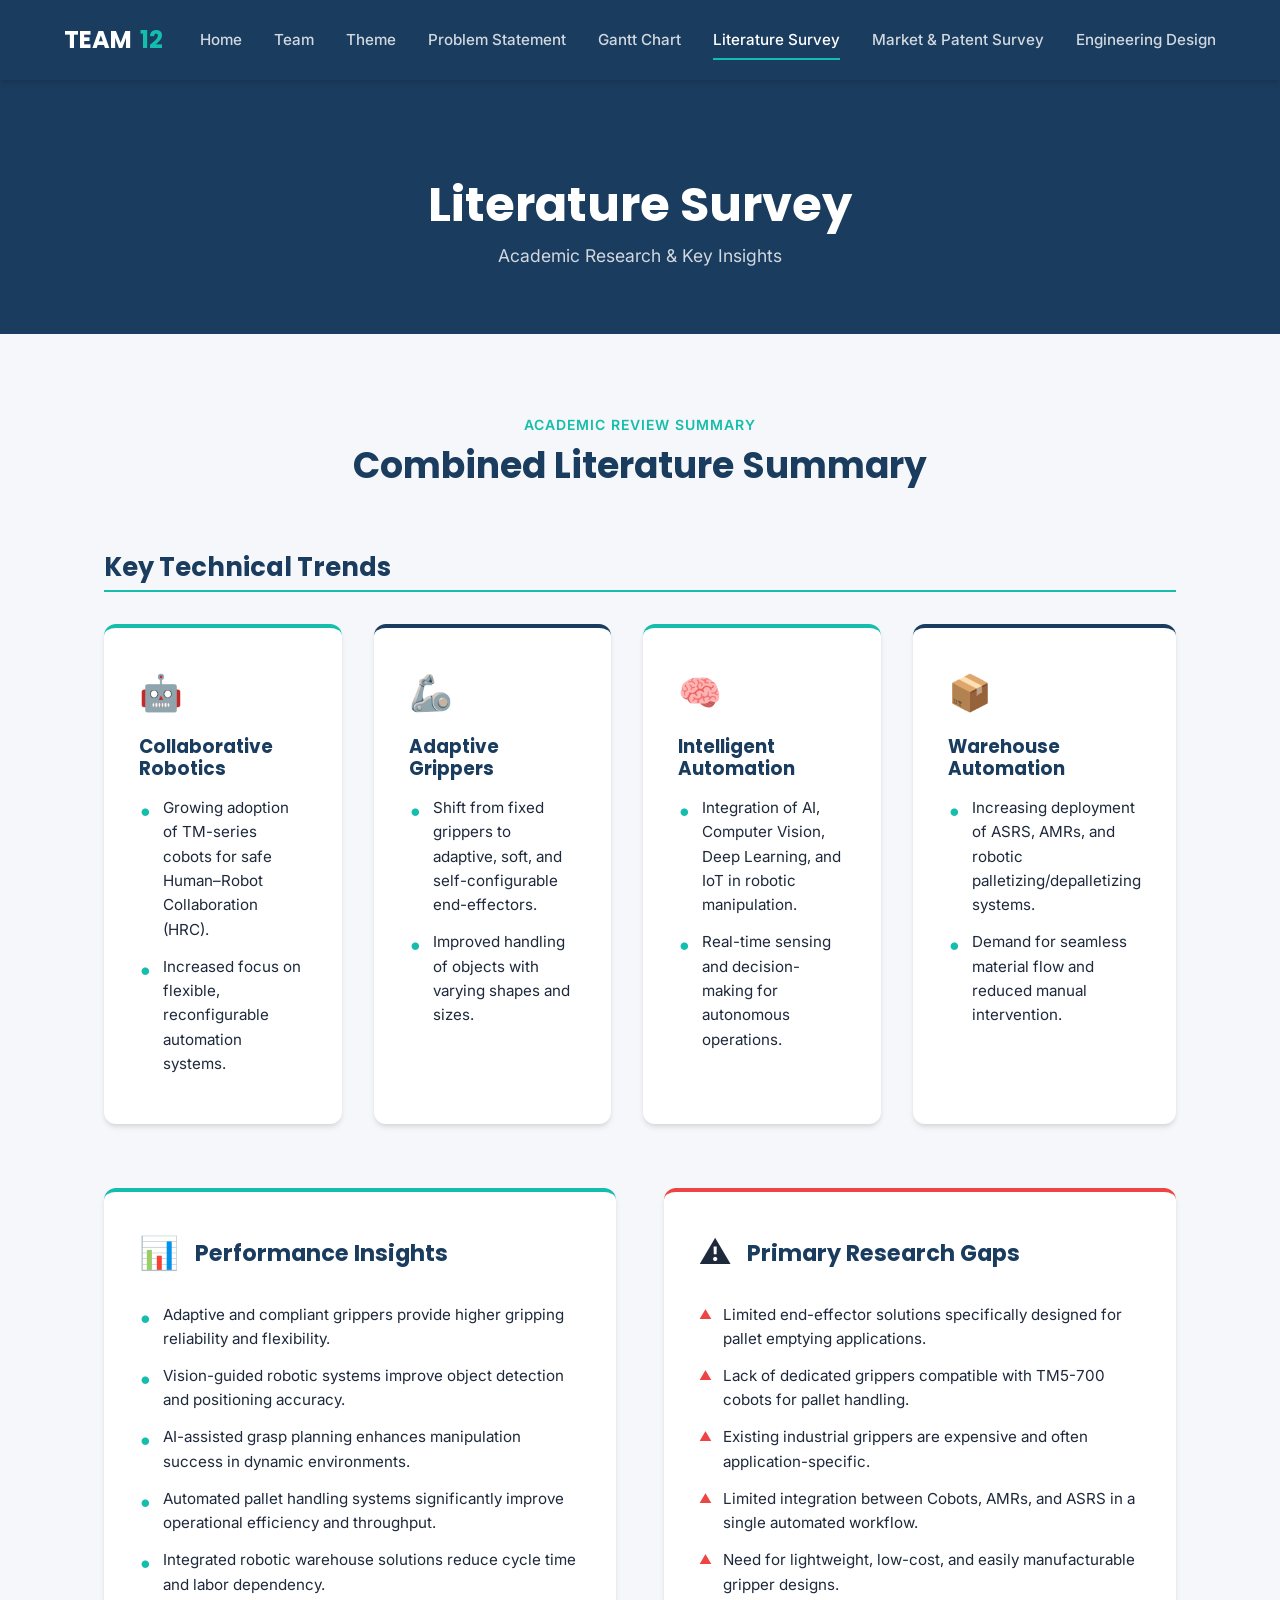
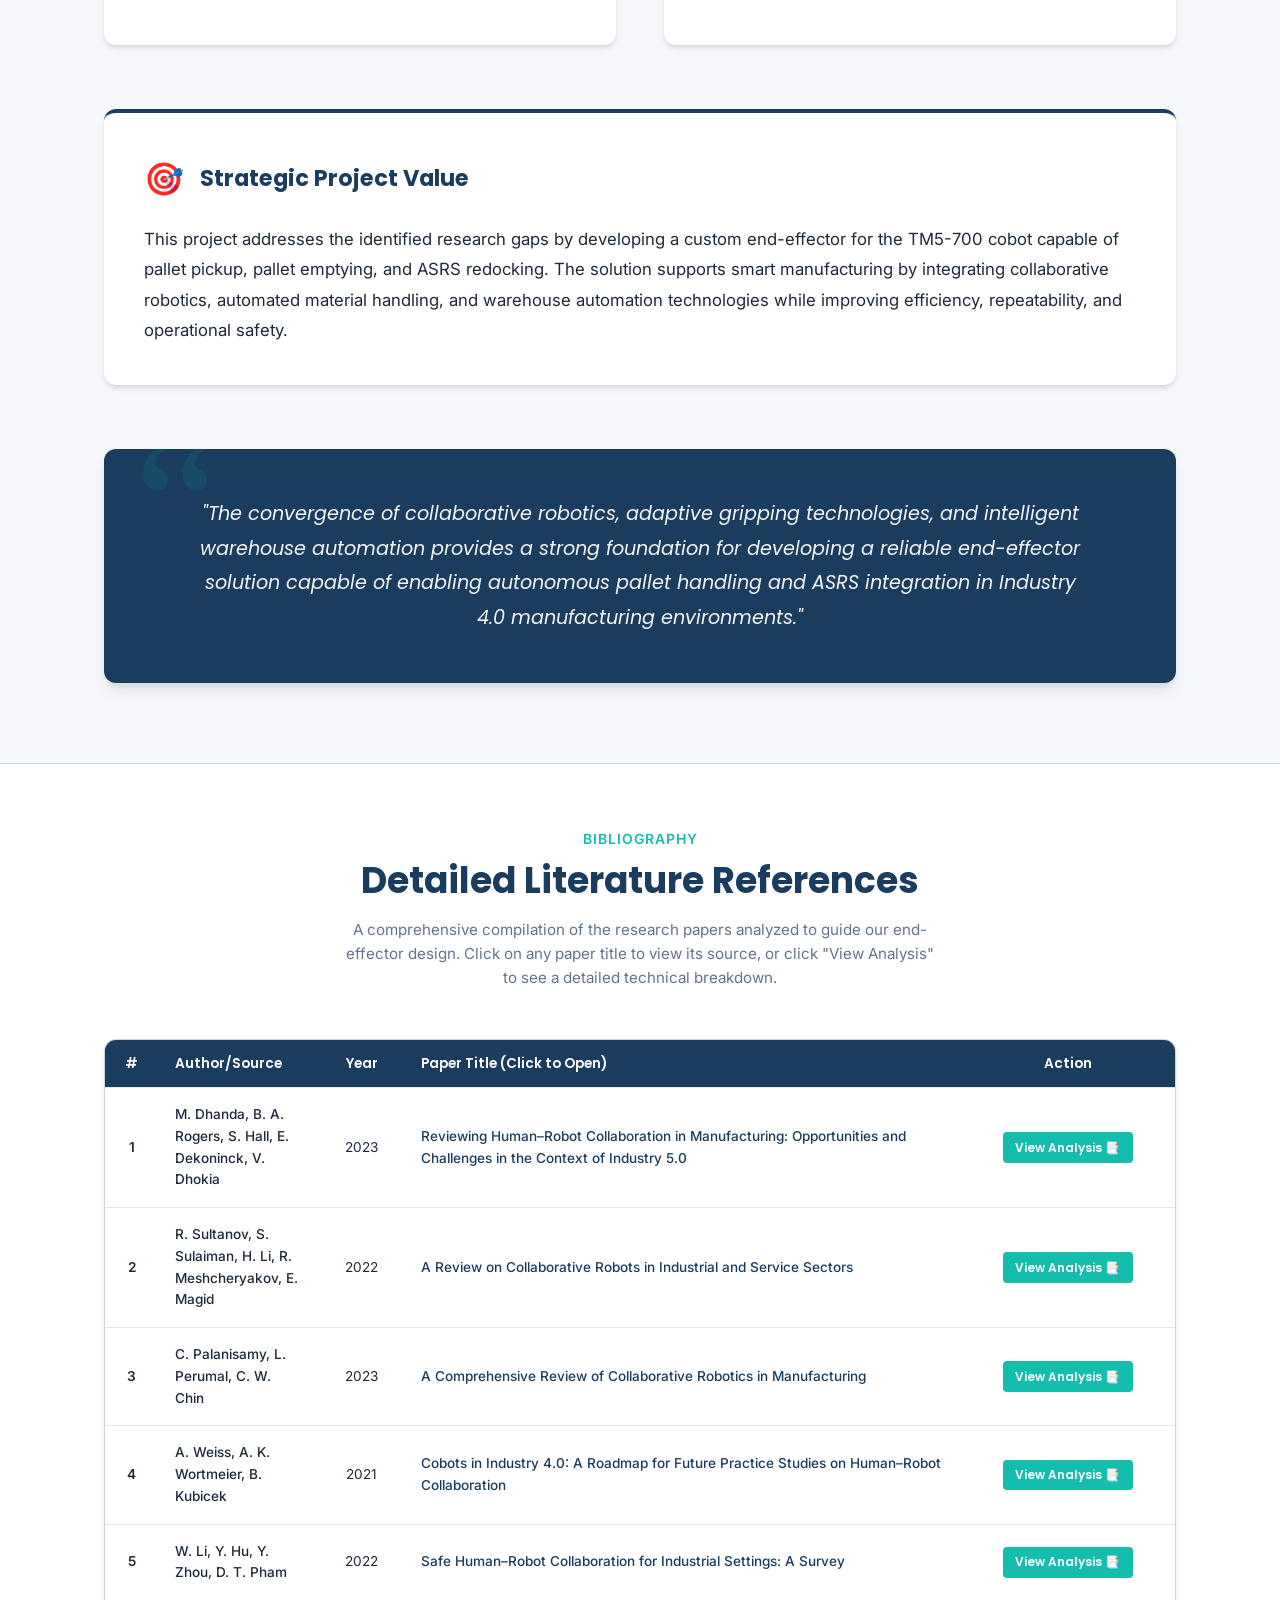
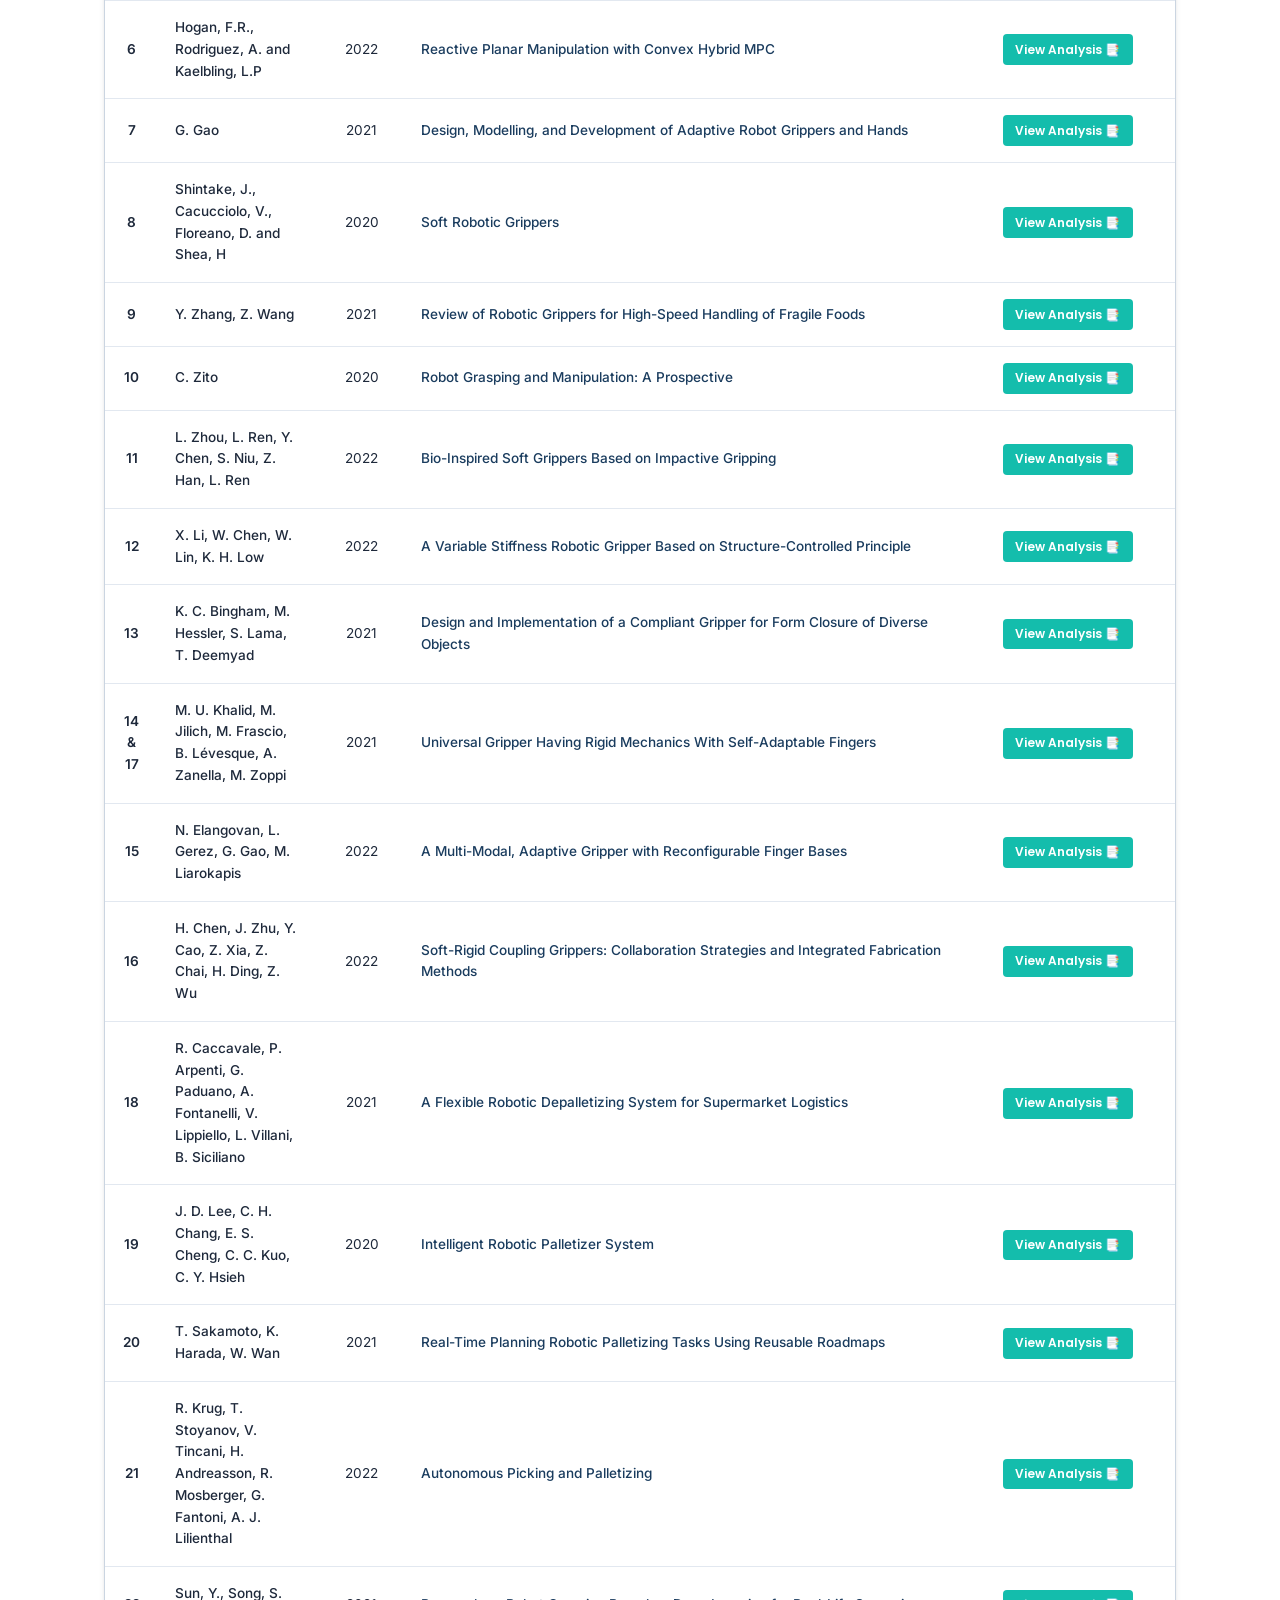
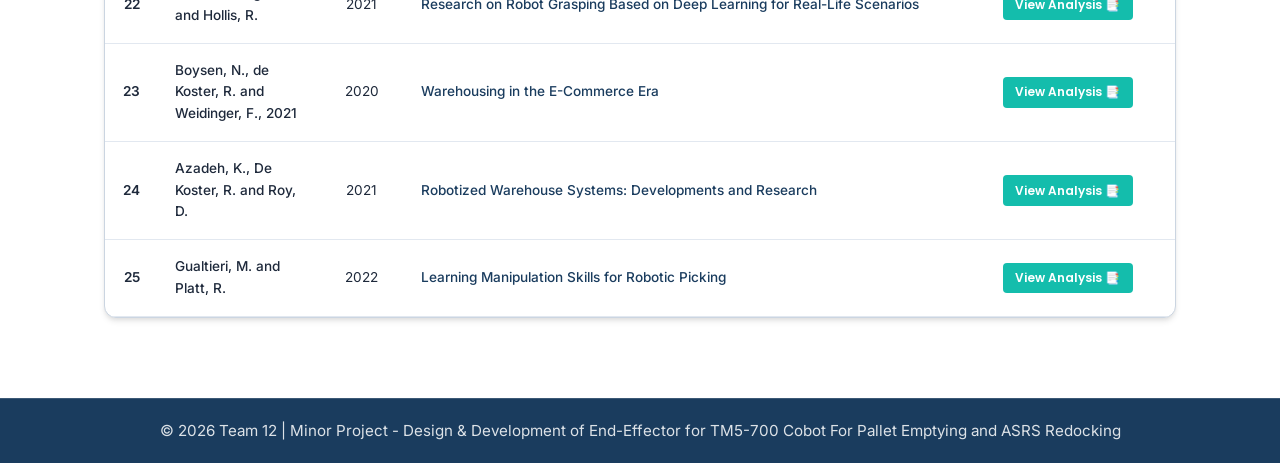
<file: literature-survey.html>
<!DOCTYPE html>
<html lang="en">
<head>
    <meta charset="UTF-8">
    <meta name="viewport" content="width=device-width, initial-scale=1.0">
    <title>Literature Survey | Cobot End-Effector</title>
    <!-- Google Fonts -->
    <link href="https://fonts.googleapis.com/css2?family=Inter:wght@400;500;600&family=Poppins:wght@500;600;700&display=swap" rel="stylesheet">
    <!-- CSS -->
    <link rel="stylesheet" href="css/style.css">
    <style>
        .page-header { 
            background: var(--primary); 
            color: white; 
            padding: 6rem 5% 4rem; 
        }
        
        .insight-card {
            background: var(--card-white);
            padding: 2.2rem;
            border-radius: var(--radius);
            box-shadow: var(--shadow-md);
            border-top: 4px solid var(--primary);
            transition: var(--transition);
        }
        
        .insight-card:hover {
            transform: translateY(-5px);
            box-shadow: var(--shadow-lg);
        }
        
        .trend-icon {
            font-size: 2.2rem;
            margin-bottom: 1rem;
            display: inline-block;
        }

        .list-unstyled {
            list-style: none;
            padding: 0;
            margin: 0;
        }

        .list-unstyled li {
            margin-bottom: 0.8rem;
            position: relative;
            padding-left: 1.5rem;
            font-size: 0.95rem;
            color: var(--text-dark);
            line-height: 1.6;
        }

        .list-unstyled li::before {
            content: "•";
            color: var(--accent);
            font-size: 1.5rem;
            position: absolute;
            left: 0;
            top: -4px;
        }

        .gap-list li::before {
            content: "▲";
            color: #ef4444; /* red indicator for research gaps */
            font-size: 0.8rem;
            top: 2px;
        }
        
        .synthesis-block {
            background: var(--primary);
            color: white;
            padding: 3rem 2rem;
            border-radius: var(--radius);
            text-align: center;
            position: relative;
            margin-top: 4rem;
            box-shadow: var(--shadow-lg);
            overflow: hidden;
        }

        .synthesis-quote {
            font-family: 'Poppins', sans-serif;
            font-size: 1.2rem;
            font-style: italic;
            line-height: 1.8;
            max-width: 900px;
            margin: 0 auto;
            color: rgba(255, 255, 255, 0.95);
            position: relative;
            z-index: 2;
        }

        .synthesis-block::before {
            content: "“";
            font-size: 12rem;
            color: rgba(20, 189, 172, 0.12);
            position: absolute;
            top: -40px;
            left: 30px;
            font-family: Georgia, serif;
            line-height: 1;
            z-index: 1;
        }

        #references-table a {
            color: var(--primary);
            font-weight: 500;
            text-decoration: none;
            transition: var(--transition);
        }

        #references-table a:hover {
            color: var(--accent);
            text-decoration: underline;
        }

        .details-row {
            display: none;
            background-color: #f8fafc;
        }

        .details-content-box {
            padding: 1.5rem 2rem;
            border: 1px solid #e2e8f0;
            border-radius: var(--radius);
            margin: 0.75rem 1rem;
            background: white;
            box-shadow: inset 0 2px 4px rgba(0,0,0,0.02);
            text-align: left;
        }

        .details-grid {
            display: grid;
            grid-template-columns: repeat(3, 1fr);
            gap: 1.5rem;
            font-size: 0.825rem;
        }

        @media (max-width: 992px) {
            .details-grid {
                grid-template-columns: 1fr;
                gap: 1rem;
            }
        }

        .details-section-title {
            font-family: 'Poppins', sans-serif;
            font-weight: 600;
            color: var(--primary);
            margin-bottom: 0.4rem;
            text-transform: uppercase;
            font-size: 0.75rem;
            letter-spacing: 0.5px;
            border-bottom: 1px solid #f1f5f9;
            padding-bottom: 2px;
        }

        .details-text {
            color: var(--text-light);
            margin-bottom: 0.8rem;
            line-height: 1.5;
        }

        .details-text ul {
            list-style: disc;
            padding-left: 1.2rem;
            margin-top: 0.3rem;
        }

        .details-text li {
            margin-bottom: 0.3rem;
        }

        .details-highlight {
            background-color: rgba(20, 189, 172, 0.06);
            border-left: 3px solid var(--accent);
            padding: 0.6rem 0.8rem;
            border-radius: 0 4px 4px 0;
            margin-top: 0.5rem;
            color: var(--primary);
            font-weight: 500;
        }
    </style>
</head>
<body>
    <!-- Navbar -->
    <nav class="navbar">
        <div class="logo">TEAM<span>12</span></div>
        <div class="nav-links">
            <a href="index.html">Home</a>
            <a href="team.html">Team</a>
            <a href="theme.html">Theme</a>
            <a href="problem-statement.html">Problem Statement</a>
            <a href="gantt-chart.html">Gantt Chart</a>
            <a href="literature-survey.html" class="active">Literature Survey</a>
            <a href="market-patent-survey.html">Market & Patent Survey</a>
            <a href="engineering-specs.html">Engineering Design</a>
        </div>
        <button class="mobile-menu-btn">☰</button>
    </nav>

    <!-- Page Header -->
    <header class="page-header text-center">
        <div class="container reveal">
            <h1 style="color: white; font-size: 3rem; margin-bottom: 0.5rem;">Literature Survey</h1>
            <p style="color: rgba(255,255,255,0.8); font-size: 1.1rem;">Academic Research & Key Insights</p>
        </div>
    </header>

    <!-- Literature Survey Combined Summary -->
    <section class="section-padding" style="background-color: var(--bg-light);">
        <div class="container">
            <div class="text-center reveal" style="margin-bottom: 4rem;">
                <span class="subtitle">Academic Review Summary</span>
                <h2 class="section-title">Combined Literature Summary</h2>
            </div>
            
            <!-- Section 1: Key Technical Trends (Grid 4) -->
            <div class="reveal" style="margin-bottom: 4rem;">
                <h3 style="font-size: 1.6rem; color: var(--primary); margin-bottom: 2rem; border-bottom: 2px solid var(--accent); padding-bottom: 0.5rem; font-family: 'Poppins', sans-serif;">Key Technical Trends</h3>
                <div class="grid grid-4">
                    <!-- Collaborative Robotics -->
                    <div class="insight-card" style="border-top-color: var(--accent);">
                        <span class="trend-icon">🤖</span>
                        <h4 style="font-size: 1.15rem; color: var(--primary); margin-bottom: 1rem; font-family: 'Poppins', sans-serif;">Collaborative Robotics</h4>
                        <ul class="list-unstyled">
                            <li>Growing adoption of TM-series cobots for safe Human–Robot Collaboration (HRC).</li>
                            <li>Increased focus on flexible, reconfigurable automation systems.</li>
                        </ul>
                    </div>

                    <!-- Adaptive Grippers -->
                    <div class="insight-card" style="border-top-color: var(--primary);">
                        <span class="trend-icon">🦾</span>
                        <h4 style="font-size: 1.15rem; color: var(--primary); margin-bottom: 1rem; font-family: 'Poppins', sans-serif;">Adaptive Grippers</h4>
                        <ul class="list-unstyled">
                            <li>Shift from fixed grippers to adaptive, soft, and self-configurable end-effectors.</li>
                            <li>Improved handling of objects with varying shapes and sizes.</li>
                        </ul>
                    </div>

                    <!-- Intelligent Automation -->
                    <div class="insight-card" style="border-top-color: var(--accent);">
                        <span class="trend-icon">🧠</span>
                        <h4 style="font-size: 1.15rem; color: var(--primary); margin-bottom: 1rem; font-family: 'Poppins', sans-serif;">Intelligent Automation</h4>
                        <ul class="list-unstyled">
                            <li>Integration of AI, Computer Vision, Deep Learning, and IoT in robotic manipulation.</li>
                            <li>Real-time sensing and decision-making for autonomous operations.</li>
                        </ul>
                    </div>

                    <!-- Warehouse Automation -->
                    <div class="insight-card" style="border-top-color: var(--primary);">
                        <span class="trend-icon">📦</span>
                        <h4 style="font-size: 1.15rem; color: var(--primary); margin-bottom: 1rem; font-family: 'Poppins', sans-serif;">Warehouse Automation</h4>
                        <ul class="list-unstyled">
                            <li>Increasing deployment of ASRS, AMRs, and robotic palletizing/depalletizing systems.</li>
                            <li>Demand for seamless material flow and reduced manual intervention.</li>
                        </ul>
                    </div>
                </div>
            </div>

            <!-- Section 2: Performance Insights & Research Gaps (Grid 2) -->
            <div class="grid grid-2 reveal" style="gap: 3rem; margin-bottom: 4rem; align-items: stretch;">
                <!-- Performance Insights -->
                <div class="insight-card" style="border-top-color: var(--accent); display: flex; flex-direction: column;">
                    <div style="display: flex; align-items: center; gap: 1rem; margin-bottom: 1.5rem;">
                        <span style="font-size: 2rem;">📊</span>
                        <h3 style="font-size: 1.4rem; color: var(--primary); margin: 0; font-family: 'Poppins', sans-serif;">Performance Insights</h3>
                    </div>
                    <ul class="list-unstyled" style="flex-grow: 1;">
                        <li>Adaptive and compliant grippers provide higher gripping reliability and flexibility.</li>
                        <li>Vision-guided robotic systems improve object detection and positioning accuracy.</li>
                        <li>AI-assisted grasp planning enhances manipulation success in dynamic environments.</li>
                        <li>Automated pallet handling systems significantly improve operational efficiency and throughput.</li>
                        <li>Integrated robotic warehouse solutions reduce cycle time and labor dependency.</li>
                    </ul>
                </div>

                <!-- Primary Research Gaps -->
                <div class="insight-card" style="border-top-color: #ef4444; display: flex; flex-direction: column;">
                    <div style="display: flex; align-items: center; gap: 1rem; margin-bottom: 1.5rem;">
                        <span style="font-size: 2rem;">⚠️</span>
                        <h3 style="font-size: 1.4rem; color: var(--primary); margin: 0; font-family: 'Poppins', sans-serif;">Primary Research Gaps</h3>
                    </div>
                    <ul class="list-unstyled gap-list" style="flex-grow: 1;">
                        <li>Limited end-effector solutions specifically designed for pallet emptying applications.</li>
                        <li>Lack of dedicated grippers compatible with TM5-700 cobots for pallet handling.</li>
                        <li>Existing industrial grippers are expensive and often application-specific.</li>
                        <li>Limited integration between Cobots, AMRs, and ASRS in a single automated workflow.</li>
                        <li>Need for lightweight, low-cost, and easily manufacturable gripper designs.</li>
                    </ul>
                </div>
            </div>

            <!-- Section 3: Strategic Project Value (Full Width Card) -->
            <div class="insight-card reveal" style="border-top-color: var(--primary); padding: 2.5rem; margin-bottom: 4rem;">
                <div style="display: flex; align-items: center; gap: 1rem; margin-bottom: 1.25rem;">
                    <span style="font-size: 2rem;">🎯</span>
                    <h3 style="font-size: 1.4rem; color: var(--primary); margin: 0; font-family: 'Poppins', sans-serif;">Strategic Project Value</h3>
                </div>
                <p style="color: var(--text-dark); line-height: 1.8; font-size: 1.05rem; margin: 0;">
                    This project addresses the identified research gaps by developing a custom end-effector for the TM5-700 cobot capable of pallet pickup, pallet emptying, and ASRS redocking. The solution supports smart manufacturing by integrating collaborative robotics, automated material handling, and warehouse automation technologies while improving efficiency, repeatability, and operational safety.
                </p>
            </div>

            <!-- Section 4: Synthesis Remark -->
            <div class="synthesis-block reveal">
                <div class="synthesis-quote">
                    "The convergence of collaborative robotics, adaptive gripping technologies, and intelligent warehouse automation provides a strong foundation for developing a reliable end-effector solution capable of enabling autonomous pallet handling and ASRS integration in Industry 4.0 manufacturing environments."
                </div>
            </div>

        </div>
    </section>

    <!-- Reviewed Research Papers (References) -->
    <section class="section-padding" style="background-color: var(--card-white); border-top: 1px solid #cbd5e1; padding-top: 4rem;">
        <div class="container">
            <div class="text-center reveal" style="margin-bottom: 3rem;">
                <span class="subtitle">Bibliography</span>
                <h2 class="section-title" style="margin-bottom: 1rem;">Detailed Literature References</h2>
                <p style="color: var(--text-light); font-size: 0.95rem; max-width: 600px; margin: 0 auto;">
                    A comprehensive compilation of the research papers analyzed to guide our end-effector design. Click on any paper title to view its source, or click "View Analysis" to see a detailed technical breakdown.
                </p>
            </div>

            <div class="table-container reveal" style="margin-top: 1rem; border: 1px solid #cbd5e1; border-radius: var(--radius); overflow: hidden;">
                <table id="references-table" style="width: 100%; font-size: 0.85rem; border-collapse: collapse;">
                    <thead>
                        <tr>
                            <th style="width: 5%; text-align: center; font-size: 0.85rem; padding: 0.8rem 1rem;">#</th>
                            <th style="width: 15%; font-size: 0.85rem; padding: 0.8rem 1rem;">Author/Source</th>
                            <th style="width: 8%; text-align: center; font-size: 0.85rem; padding: 0.8rem 1rem;">Year</th>
                            <th style="width: 52%; font-size: 0.85rem; padding: 0.8rem 1rem;">Paper Title (Click to Open)</th>
                            <th style="width: 20%; text-align: center; font-size: 0.85rem; padding: 0.8rem 1rem;">Action</th>
                        </tr>
                    </thead>
                    <tbody id="references-body">
                        <!-- Paper 1 -->
                        <tr style="border-bottom: 1px solid #cbd5e1;">
                            <td style="font-weight: 600; text-align: center; padding: 1rem;">1</td>
                            <td style="font-weight: 500; padding: 1rem;">M. Dhanda, B. A. Rogers, S. Hall, E. Dekoninck, V. Dhokia</td>
                            <td style="text-align: center; padding: 1rem;">2023</td>
                            <td style="padding: 1rem;">
                                <a href="https://scholar.google.com/scholar?q=Reviewing+Human-Robot+Collaboration+in+Manufacturing:+Opportunities+and+Challenges+in+the+Context+of+Industry+5.0" target="_blank" rel="noopener noreferrer">
                                    Reviewing Human–Robot Collaboration in Manufacturing: Opportunities and Challenges in the Context of Industry 5.0
                                </a>
                            </td>
                            <td style="text-align: center; padding: 1rem;">
                                <button id="btn-1" class="btn" onclick="toggleDetails(1)" style="padding: 0.4rem 0.8rem; font-size: 0.75rem; border-radius: 4px; box-shadow: none;">View Analysis 📑</button>
                            </td>
                        </tr>
                        <!-- Paper 1 Details -->
                        <tr id="details-1" class="details-row" style="border-bottom: 1px solid #cbd5e1;">
                            <td colspan="5">
                                <div class="details-content-box">
                                    <div class="details-grid">
                                        <div>
                                            <div class="details-section-title">Problem Addressed</div>
                                            <div class="details-text">Developing manufacturing systems that balance automation efficiency with human-centric collaboration, safety, and sustainability.</div>
                                            
                                            <div class="details-section-title">Methodology</div>
                                            <div class="details-text">Comprehensive review of Industry 5.0 frameworks, Human–Robot Collaboration (HRC) models, and smart manufacturing practices.</div>
                                            
                                            <div class="details-section-title">Application Area</div>
                                            <div class="details-text">Smart Manufacturing, Industry 5.0 Factories, Human–Robot Workstations.</div>
                                        </div>
                                        <div>
                                            <div class="details-section-title">Sensors / Hardware Used</div>
                                            <div class="details-text">
                                                <ul>
                                                    <li>Collaborative Robots (Cobots)</li>
                                                    <li>Safety Sensors</li>
                                                    <li>Human Monitoring Systems</li>
                                                    <li>Digital Twin Platforms</li>
                                                    <li>Smart Manufacturing Infrastructure</li>
                                                </ul>
                                            </div>
                                            
                                            <div class="details-section-title">Algorithms / Models Used</div>
                                            <div class="details-text">
                                                <ul>
                                                    <li>Human–Robot Collaboration Models</li>
                                                    <li>AI-based Decision Support Systems</li>
                                                    <li>Digital Twin Frameworks</li>
                                                    <li>Safety Assessment Models</li>
                                                </ul>
                                            </div>
                                        </div>
                                        <div>
                                            <div class="details-section-title">Key Results</div>
                                            <div class="details-text">
                                                <ul>
                                                    <li>Improved worker safety and productivity.</li>
                                                    <li>Enhanced collaboration between humans and robots.</li>
                                                    <li>Increased manufacturing flexibility.</li>
                                                </ul>
                                            </div>
                                            
                                            <div class="details-section-title">Limitations</div>
                                            <div class="details-text">Lack of standardized Industry 5.0 implementation frameworks, high integration complexity.</div>
                                            
                                            <div class="details-section-title">Possible Improvement</div>
                                            <div class="details-text">Develop application-specific HRC frameworks for warehouse and ASRS environments.</div>
                                        </div>
                                    </div>
                                    
                                    <div style="display: grid; grid-template-columns: 1fr 1fr; gap: 1.5rem; margin-top: 1rem; border-top: 1px dashed #cbd5e1; padding-top: 1rem;">
                                        <div>
                                            <div class="details-section-title" style="color: var(--accent);">Use for Our Project</div>
                                            <div class="details-text" style="color: var(--primary); font-weight: 500;">Provides guidelines for safely integrating the TM5-700 cobot into pallet handling operations while maintaining operator safety.</div>
                                        </div>
                                        <div>
                                            <div class="details-section-title" style="color: var(--accent);">Key Takeaway</div>
                                            <div class="details-highlight">
                                                💡 Human-centric robot collaboration is becoming a critical requirement in future manufacturing systems.
                                            </div>
                                        </div>
                                    </div>
                                </div>
                            </td>
                        </tr>

                        <!-- Paper 2 -->
                        <tr style="border-bottom: 1px solid #cbd5e1;">
                            <td style="font-weight: 600; text-align: center; padding: 1rem;">2</td>
                            <td style="font-weight: 500; padding: 1rem;">R. Sultanov, S. Sulaiman, H. Li, R. Meshcheryakov, E. Magid</td>
                            <td style="text-align: center; padding: 1rem;">2022</td>
                            <td style="padding: 1rem;">
                                <a href="https://scholar.google.com/scholar?q=A+Review+on+Collaborative+Robots+in+Industrial+and+Service+Sectors" target="_blank" rel="noopener noreferrer">
                                    A Review on Collaborative Robots in Industrial and Service Sectors
                                </a>
                            </td>
                            <td style="text-align: center; padding: 1rem;">
                                <button id="btn-2" class="btn" onclick="toggleDetails(2)" style="padding: 0.4rem 0.8rem; font-size: 0.75rem; border-radius: 4px; box-shadow: none;">View Analysis 📑</button>
                            </td>
                        </tr>
                        <!-- Paper 2 Details -->
                        <tr id="details-2" class="details-row" style="border-bottom: 1px solid #cbd5e1;">
                            <td colspan="5">
                                <div class="details-content-box">
                                    <div class="details-grid">
                                        <div>
                                            <div class="details-section-title">Problem Addressed</div>
                                            <div class="details-text">Understanding how collaborative robots can be effectively deployed across industrial and service applications.</div>
                                            
                                            <div class="details-section-title">Methodology</div>
                                            <div class="details-text">Review and comparison of cobot technologies, deployment strategies, safety systems, and industrial applications.</div>
                                            
                                            <div class="details-section-title">Application Area</div>
                                            <div class="details-text">Manufacturing, Assembly Lines, Healthcare, Logistics, Service Robotics.</div>
                                        </div>
                                        <div>
                                            <div class="details-section-title">Sensors / Hardware Used</div>
                                            <div class="details-text">
                                                <ul>
                                                    <li>Collaborative Robot Arms</li>
                                                    <li>Force/Torque Sensors</li>
                                                    <li>Vision Systems</li>
                                                    <li>End-of-Arm Tooling (EOAT)</li>
                                                    <li>Safety Monitoring Devices</li>
                                                </ul>
                                            </div>
                                            
                                            <div class="details-section-title">Algorithms / Models Used</div>
                                            <div class="details-text">
                                                <ul>
                                                    <li>Motion Planning Algorithms</li>
                                                    <li>Force Control Strategies</li>
                                                    <li>Human-Robot Safety Models</li>
                                                </ul>
                                            </div>
                                        </div>
                                        <div>
                                            <div class="details-section-title">Key Results</div>
                                            <div class="details-text">
                                                <ul>
                                                    <li>Cobots improve productivity and operational flexibility.</li>
                                                    <li>Easier programming compared to traditional industrial robots.</li>
                                                    <li>Enhanced safety for shared workspaces.</li>
                                                </ul>
                                            </div>
                                            
                                            <div class="details-section-title">Limitations</div>
                                            <div class="details-text">Payload limitations, reduced speed compared to industrial robots, safety certification challenges.</div>
                                            
                                            <div class="details-section-title">Possible Improvement</div>
                                            <div class="details-text">Improve payload capacity while maintaining collaborative safety features.</div>
                                        </div>
                                    </div>
                                    
                                    <div style="display: grid; grid-template-columns: 1fr 1fr; gap: 1.5rem; margin-top: 1rem; border-top: 1px dashed #cbd5e1; padding-top: 1rem;">
                                        <div>
                                            <div class="details-section-title" style="color: var(--accent);">Use for Our Project</div>
                                            <div class="details-text" style="color: var(--primary); font-weight: 500;">Supports the selection of the TM5-700 cobot as a safe and flexible platform for pallet handling automation.</div>
                                        </div>
                                        <div>
                                            <div class="details-section-title" style="color: var(--accent);">Key Takeaway</div>
                                            <div class="details-highlight">
                                                💡 Collaborative robots offer a practical balance between automation efficiency and workplace safety.
                                            </div>
                                        </div>
                                    </div>
                                </div>
                            </td>
                        </tr>

                        <!-- Paper 3 -->
                        <tr style="border-bottom: 1px solid #cbd5e1;">
                            <td style="font-weight: 600; text-align: center; padding: 1rem;">3</td>
                            <td style="font-weight: 500; padding: 1rem;">C. Palanisamy, L. Perumal, C. W. Chin</td>
                            <td style="text-align: center; padding: 1rem;">2023</td>
                            <td style="padding: 1rem;">
                                <a href="https://scholar.google.com/scholar?q=A+Comprehensive+Review+of+Collaborative+Robotics+in+Manufacturing" target="_blank" rel="noopener noreferrer">
                                    A Comprehensive Review of Collaborative Robotics in Manufacturing
                                </a>
                            </td>
                            <td style="text-align: center; padding: 1rem;">
                                <button id="btn-3" class="btn" onclick="toggleDetails(3)" style="padding: 0.4rem 0.8rem; font-size: 0.75rem; border-radius: 4px; box-shadow: none;">View Analysis 📑</button>
                            </td>
                        </tr>
                        <!-- Paper 3 Details -->
                        <tr id="details-3" class="details-row" style="border-bottom: 1px solid #cbd5e1;">
                            <td colspan="5">
                                <div class="details-content-box">
                                    <div class="details-grid">
                                        <div>
                                            <div class="details-section-title">Problem Addressed</div>
                                            <div class="details-text">Need for intelligent manufacturing systems capable of coordinating multiple collaborative robots in dynamic environments.</div>
                                            
                                            <div class="details-section-title">Methodology</div>
                                            <div class="details-text">Analysis of hardware-software integration techniques used in collaborative robotic manufacturing systems.</div>
                                            
                                            <div class="details-section-title">Application Area</div>
                                            <div class="details-text">Smart Manufacturing, Connected Factories, Industrial Automation.</div>
                                        </div>
                                        <div>
                                            <div class="details-section-title">Sensors / Hardware Used</div>
                                            <div class="details-text">
                                                <ul>
                                                    <li>Collaborative Robots</li>
                                                    <li>IoT Devices</li>
                                                    <li>Industrial Sensors</li>
                                                    <li>Communication Networks</li>
                                                    <li>Cloud-Based Monitoring Systems</li>
                                                </ul>
                                            </div>
                                            
                                            <div class="details-section-title">Algorithms / Models Used</div>
                                            <div class="details-text">
                                                <ul>
                                                    <li>Machine Learning Algorithms</li>
                                                    <li>IoT-based Monitoring</li>
                                                    <li>Path Planning Algorithms</li>
                                                    <li>Cloud Computing Frameworks</li>
                                                </ul>
                                            </div>
                                        </div>
                                        <div>
                                            <div class="details-section-title">Key Results</div>
                                            <div class="details-text">
                                                <ul>
                                                    <li>Improved coordination among robotic systems.</li>
                                                    <li>Better adaptability to production changes.</li>
                                                    <li>Enhanced real-time monitoring and control.</li>
                                                </ul>
                                            </div>
                                            
                                            <div class="details-section-title">Limitations</div>
                                            <div class="details-text">Cybersecurity concerns, complex system integration, dependence on network infrastructure.</div>
                                            
                                            <div class="details-section-title">Possible Improvement</div>
                                            <div class="details-text">Develop simpler and more secure industrial integration architectures.</div>
                                        </div>
                                    </div>
                                    
                                    <div style="display: grid; grid-template-columns: 1fr 1fr; gap: 1.5rem; margin-top: 1rem; border-top: 1px dashed #cbd5e1; padding-top: 1rem;">
                                        <div>
                                            <div class="details-section-title" style="color: var(--accent);">Use for Our Project</div>
                                            <div class="details-text" style="color: var(--primary); font-weight: 500;">Provides insights into integrating TM5-700, LD-250 AMR, and ASRS systems into a unified automation workflow.</div>
                                        </div>
                                        <div>
                                            <div class="details-section-title" style="color: var(--accent);">Key Takeaway</div>
                                            <div class="details-highlight">
                                                💡 AI, IoT, and collaborative robotics are essential technologies for next-generation smart factories.
                                            </div>
                                        </div>
                                    </div>
                                </div>
                            </td>
                        </tr>

                        <!-- Paper 4 -->
                        <tr style="border-bottom: 1px solid #cbd5e1;">
                            <td style="font-weight: 600; text-align: center; padding: 1rem;">4</td>
                            <td style="font-weight: 500; padding: 1rem;">A. Weiss, A. K. Wortmeier, B. Kubicek</td>
                            <td style="text-align: center; padding: 1rem;">2021</td>
                            <td style="padding: 1rem;">
                                <a href="https://scholar.google.com/scholar?q=Cobots+in+Industry+4.0:+A+Roadmap+for+Future+Practice+Studies+on+Human-Robot+Collaboration" target="_blank" rel="noopener noreferrer">
                                    Cobots in Industry 4.0: A Roadmap for Future Practice Studies on Human–Robot Collaboration
                                </a>
                            </td>
                            <td style="text-align: center; padding: 1rem;">
                                <button id="btn-4" class="btn" onclick="toggleDetails(4)" style="padding: 0.4rem 0.8rem; font-size: 0.75rem; border-radius: 4px; box-shadow: none;">View Analysis 📑</button>
                            </td>
                        </tr>
                        <!-- Paper 4 Details -->
                        <tr id="details-4" class="details-row" style="border-bottom: 1px solid #cbd5e1;">
                            <td colspan="5">
                                <div class="details-content-box">
                                    <div class="details-grid">
                                        <div>
                                            <div class="details-section-title">Problem Addressed</div>
                                            <div class="details-text">Developing effective Human–Robot Collaboration (HRC) environments by addressing psychological, social, and workplace interaction challenges between humans and robots.</div>
                                            
                                            <div class="details-section-title">Methodology</div>
                                            <div class="details-text">
                                                <ul>
                                                    <li>Literature review of Industry 4.0 collaborative environments.</li>
                                                    <li>Analysis of human factors affecting robot acceptance.</li>
                                                    <li>Evaluation of training and workplace integration strategies.</li>
                                                </ul>
                                            </div>
                                            
                                            <div class="details-section-title">Application Area</div>
                                            <div class="details-text">Smart Manufacturing, Human–Robot Workstations, Industry 4.0 Production Systems.</div>
                                        </div>
                                        <div>
                                            <div class="details-section-title">Sensors / Hardware Used</div>
                                            <div class="details-text">
                                                <ul>
                                                    <li>Collaborative Robots (Cobots)</li>
                                                    <li>Human-Machine Interfaces (HMI)</li>
                                                    <li>Augmented Reality (AR) Systems</li>
                                                    <li>Industrial Workstations</li>
                                                </ul>
                                            </div>
                                            
                                            <div class="details-section-title">Algorithms / Models Used</div>
                                            <div class="details-text">
                                                <ul>
                                                    <li>Human-Robot Collaboration Models</li>
                                                    <li>User Acceptance Frameworks</li>
                                                    <li>Human-Centered Design Principles</li>
                                                </ul>
                                            </div>
                                        </div>
                                        <div>
                                            <div class="details-section-title">Key Results</div>
                                            <div class="details-text">
                                                <ul>
                                                    <li>Improved worker acceptance of robotic systems.</li>
                                                    <li>Better collaboration efficiency through proper training.</li>
                                                    <li>Enhanced workplace safety and comfort.</li>
                                                </ul>
                                            </div>
                                            
                                            <div class="details-section-title">Limitations</div>
                                            <div class="details-text">Focuses mainly on human factors rather than technical implementation, limited practical deployment validation.</div>
                                            
                                            <div class="details-section-title">Possible Improvement</div>
                                            <div class="details-text">Combine human-centered design with real-time safety monitoring systems.</div>
                                        </div>
                                    </div>
                                    
                                    <div style="display: grid; grid-template-columns: 1fr 1fr; gap: 1.5rem; margin-top: 1rem; border-top: 1px dashed #cbd5e1; padding-top: 1rem;">
                                        <div>
                                            <div class="details-section-title" style="color: var(--accent);">Use for Our Project</div>
                                            <div class="details-text" style="color: var(--primary); font-weight: 500;">Provides guidance for designing a safe and operator-friendly TM5-700 cobot workspace during pallet handling operations.</div>
                                        </div>
                                        <div>
                                            <div class="details-section-title" style="color: var(--accent);">Key Takeaway</div>
                                            <div class="details-highlight">
                                                💡 Successful human–robot collaboration depends on both technical performance and human acceptance.
                                            </div>
                                        </div>
                                    </div>
                                </div>
                            </td>
                        </tr>

                        <!-- Paper 5 -->
                        <tr style="border-bottom: 1px solid #cbd5e1;">
                            <td style="font-weight: 600; text-align: center; padding: 1rem;">5</td>
                            <td style="font-weight: 500; padding: 1rem;">W. Li, Y. Hu, Y. Zhou, D. T. Pham</td>
                            <td style="text-align: center; padding: 1rem;">2022</td>
                            <td style="padding: 1rem;">
                                <a href="https://scholar.google.com/scholar?q=Safe+Human-Robot+Collaboration+for+Industrial+Settings:+A+Survey" target="_blank" rel="noopener noreferrer">
                                    Safe Human–Robot Collaboration for Industrial Settings: A Survey
                                </a>
                            </td>
                            <td style="text-align: center; padding: 1rem;">
                                <button id="btn-5" class="btn" onclick="toggleDetails(5)" style="padding: 0.4rem 0.8rem; font-size: 0.75rem; border-radius: 4px; box-shadow: none;">View Analysis 📑</button>
                            </td>
                        </tr>
                        <!-- Paper 5 Details -->
                        <tr id="details-5" class="details-row" style="border-bottom: 1px solid #cbd5e1;">
                            <td colspan="5">
                                <div class="details-content-box">
                                    <div class="details-grid">
                                        <div>
                                            <div class="details-section-title">Problem Addressed</div>
                                            <div class="details-text">Ensuring safe interaction between humans and robots in shared industrial workspaces.</div>
                                            
                                            <div class="details-section-title">Methodology</div>
                                            <div class="details-text">
                                                <ul>
                                                    <li>Survey of collision avoidance and safety technologies.</li>
                                                    <li>Comparative analysis of sensing approaches for HRC.</li>
                                                </ul>
                                            </div>
                                            
                                            <div class="details-section-title">Application Area</div>
                                            <div class="details-text">Collaborative Manufacturing, Smart Factories, Human-Robot Workspaces.</div>
                                        </div>
                                        <div>
                                            <div class="details-section-title">Sensors / Hardware Used</div>
                                            <div class="details-text">
                                                <ul>
                                                    <li>Computer Vision Cameras</li>
                                                    <li>LiDAR Sensors</li>
                                                    <li>Tactile Sensors (Robotic Skin)</li>
                                                    <li>Collaborative Robots</li>
                                                </ul>
                                            </div>
                                            
                                            <div class="details-section-title">Algorithms / Models Used</div>
                                            <div class="details-text">
                                                <ul>
                                                    <li>Speed and Separation Monitoring (SSM)</li>
                                                    <li>Collision Detection Algorithms</li>
                                                    <li>Safety Zone Monitoring</li>
                                                    <li>Multi-Modal Sensor Fusion</li>
                                                </ul>
                                            </div>
                                        </div>
                                        <div>
                                            <div class="details-section-title">Key Results</div>
                                            <div class="details-text">
                                                <ul>
                                                    <li>Multi-modal sensing improves safety reliability.</li>
                                                    <li>Vision and tactile sensing combination provides better hazard detection.</li>
                                                    <li>Enables safe fenceless robotic workstations.</li>
                                                </ul>
                                            </div>
                                            
                                            <div class="details-section-title">Limitations</div>
                                            <div class="details-text">Increased system complexity and cost, sensor calibration challenges.</div>
                                            
                                            <div class="details-section-title">Possible Improvement</div>
                                            <div class="details-text">Implement intelligent safety monitoring using AI-based risk prediction.</div>
                                        </div>
                                    </div>
                                    
                                    <div style="display: grid; grid-template-columns: 1fr 1fr; gap: 1.5rem; margin-top: 1rem; border-top: 1px dashed #cbd5e1; padding-top: 1rem;">
                                        <div>
                                            <div class="details-section-title" style="color: var(--accent);">Use for Our Project</div>
                                            <div class="details-text" style="color: var(--primary); font-weight: 500;">Provides safety principles for integrating the TM5-700 cobot with operators, ASRS systems, and AMRs.</div>
                                        </div>
                                        <div>
                                            <div class="details-section-title" style="color: var(--accent);">Key Takeaway</div>
                                            <div class="details-highlight">
                                                💡 Combining multiple sensing technologies is the most reliable approach for safe human–robot collaboration.
                                            </div>
                                        </div>
                                    </div>
                                </div>
                            </td>
                        </tr>

                        <!-- Paper 6 -->
                        <tr style="border-bottom: 1px solid #cbd5e1;">
                            <td style="font-weight: 600; text-align: center; padding: 1rem;">6</td>
                            <td style="font-weight: 500; padding: 1rem;">Hogan, F.R., Rodriguez, A. and Kaelbling, L.P</td>
                            <td style="text-align: center; padding: 1rem;">2022</td>
                            <td style="padding: 1rem;">
                                <a href="https://scholar.google.com/scholar?q=Reactive+Planar+Manipulation+with+Convex+Hybrid+MPC" target="_blank" rel="noopener noreferrer">
                                    Reactive Planar Manipulation with Convex Hybrid MPC
                                </a>
                            </td>
                            <td style="text-align: center; padding: 1rem;">
                                <button id="btn-6" class="btn" onclick="toggleDetails(6)" style="padding: 0.4rem 0.8rem; font-size: 0.75rem; border-radius: 4px; box-shadow: none;">View Analysis 📑</button>
                            </td>
                        </tr>
                        <!-- Paper 6 Details -->
                        <tr id="details-6" class="details-row" style="border-bottom: 1px solid #cbd5e1;">
                            <td colspan="5">
                                <div class="details-content-box">
                                    <div class="details-grid">
                                        <div>
                                            <div class="details-section-title">Problem Addressed</div>
                                            <div class="details-text">Improving robotic manipulation performance in dynamic and uncertain environments.</div>
                                            
                                            <div class="details-section-title">Methodology</div>
                                            <div class="details-text">
                                                <ul>
                                                    <li>Hybrid Model Predictive Control (MPC).</li>
                                                    <li>Real-time motion adjustment during object manipulation.</li>
                                                    <li>Optimization-based control framework.</li>
                                                </ul>
                                            </div>
                                            
                                            <div class="details-section-title">Application Area</div>
                                            <div class="details-text">Robotic Manipulation, Industrial Automation, Material Handling Systems.</div>
                                        </div>
                                        <div>
                                            <div class="details-section-title">Sensors / Hardware Used</div>
                                            <div class="details-text">
                                                <ul>
                                                    <li>Robotic Manipulator</li>
                                                    <li>Position Sensors</li>
                                                    <li>Force Feedback Systems</li>
                                                    <li>Motion Control Hardware</li>
                                                </ul>
                                            </div>
                                            
                                            <div class="details-section-title">Algorithms / Models Used</div>
                                            <div class="details-text">
                                                <ul>
                                                    <li>Convex Hybrid MPC</li>
                                                    <li>Motion Planning Algorithms</li>
                                                    <li>Optimization-Based Control</li>
                                                    <li>Reactive Manipulation Framework</li>
                                                </ul>
                                            </div>
                                        </div>
                                        <div>
                                            <div class="details-section-title">Key Results</div>
                                            <div class="details-text">
                                                <ul>
                                                    <li>Improved manipulation stability.</li>
                                                    <li>Better adaptability to changing environments.</li>
                                                    <li>Enhanced real-time response during object handling.</li>
                                                </ul>
                                            </div>
                                            
                                            <div class="details-section-title">Limitations</div>
                                            <div class="details-text">High computational requirements, complex controller implementation.</div>
                                            
                                            <div class="details-section-title">Possible Improvement</div>
                                            <div class="details-text">Develop lightweight real-time control strategies suitable for industrial pallet handling applications.</div>
                                        </div>
                                    </div>
                                    
                                    <div style="display: grid; grid-template-columns: 1fr 1fr; gap: 1.5rem; margin-top: 1rem; border-top: 1px dashed #cbd5e1; padding-top: 1rem;">
                                        <div>
                                            <div class="details-section-title" style="color: var(--accent);">Use for Our Project</div>
                                            <div class="details-text" style="color: var(--primary); font-weight: 500;">Provides concepts for achieving smooth and stable pallet transfer operations using the TM5-700 cobot.</div>
                                        </div>
                                        <div>
                                            <div class="details-section-title" style="color: var(--accent);">Key Takeaway</div>
                                            <div class="details-highlight">
                                                💡 Advanced predictive control methods significantly improve robotic manipulation accuracy and adaptability.
                                            </div>
                                        </div>
                                    </div>
                                </div>
                            </td>
                        </tr>

                        <!-- Paper 7 -->
                        <tr style="border-bottom: 1px solid #cbd5e1;">
                            <td style="font-weight: 600; text-align: center; padding: 1rem;">7</td>
                            <td style="font-weight: 500; padding: 1rem;">G. Gao</td>
                            <td style="text-align: center; padding: 1rem;">2021</td>
                            <td style="padding: 1rem;">
                                <a href="https://scholar.google.com/scholar?q=Design,+Modelling,+and+Development+of+Adaptive+Robot+Grippers+and+Hands" target="_blank" rel="noopener noreferrer">
                                    Design, Modelling, and Development of Adaptive Robot Grippers and Hands
                                </a>
                            </td>
                            <td style="text-align: center; padding: 1rem;">
                                <button id="btn-7" class="btn" onclick="toggleDetails(7)" style="padding: 0.4rem 0.8rem; font-size: 0.75rem; border-radius: 4px; box-shadow: none;">View Analysis 📑</button>
                            </td>
                        </tr>
                        <!-- Paper 7 Details -->
                        <tr id="details-7" class="details-row" style="border-bottom: 1px solid #cbd5e1;">
                            <td colspan="5">
                                <div class="details-content-box">
                                    <div class="details-grid">
                                        <div>
                                            <div class="details-section-title">Problem Addressed</div>
                                            <div class="details-text">Developing a robotic gripper capable of handling both heavy objects and delicate components without requiring multiple specialized end-effectors.</div>
                                            
                                            <div class="details-section-title">Methodology</div>
                                            <div class="details-text">
                                                <ul>
                                                    <li>Adaptive mechanical gripper design.</li>
                                                    <li>Kinematic and mathematical modeling.</li>
                                                    <li>Compliant mechanism development.</li>
                                                    <li>3D printed prototype fabrication and testing.</li>
                                                </ul>
                                            </div>
                                            
                                            <div class="details-section-title">Application Area</div>
                                            <div class="details-text">Industrial Automation, Material Handling, Assembly Operations, Universal Gripping Applications.</div>
                                        </div>
                                        <div>
                                            <div class="details-section-title">Sensors / Hardware Used</div>
                                            <div class="details-text">
                                                <ul>
                                                    <li>Adaptive Robotic Gripper</li>
                                                    <li>Compliant Fingers</li>
                                                    <li>Servo/Actuator Mechanisms</li>
                                                    <li>3D Printed Components</li>
                                                    <li>Robotic Manipulator</li>
                                                </ul>
                                            </div>
                                            
                                            <div class="details-section-title">Algorithms / Models Used</div>
                                            <div class="details-text">
                                                <ul>
                                                    <li>Kinematic Modeling</li>
                                                    <li>Adaptive Linkage Design</li>
                                                    <li>Force Distribution Analysis</li>
                                                    <li>Grasp Optimization Methods</li>
                                                </ul>
                                            </div>
                                        </div>
                                        <div>
                                            <div class="details-section-title">Key Results</div>
                                            <div class="details-text">
                                                <ul>
                                                    <li>Successfully handles objects of varying sizes and shapes.</li>
                                                    <li>Reduces the need for tool changes.</li>
                                                    <li>Improves operational flexibility and gripping efficiency.</li>
                                                </ul>
                                            </div>
                                            
                                            <div class="details-section-title">Limitations</div>
                                            <div class="details-text">Increased mechanical complexity, higher design and manufacturing effort.</div>
                                            
                                            <div class="details-section-title">Possible Improvement</div>
                                            <div class="details-text">Integrate lightweight materials and faster actuation mechanisms for improved performance.</div>
                                        </div>
                                    </div>
                                    
                                    <div style="display: grid; grid-template-columns: 1fr 1fr; gap: 1.5rem; margin-top: 1rem; border-top: 1px dashed #cbd5e1; padding-top: 1rem;">
                                        <div>
                                            <div class="details-section-title" style="color: var(--accent);">Use for Our Project</div>
                                            <div class="details-text" style="color: var(--primary); font-weight: 500;">Provides design concepts for developing a versatile pallet gripping mechanism for the TM5-700 cobot.</div>
                                        </div>
                                        <div>
                                            <div class="details-section-title" style="color: var(--accent);">Key Takeaway</div>
                                            <div class="details-highlight">
                                                💡 Adaptive grippers improve flexibility and enable handling of diverse objects using a single end-effector.
                                            </div>
                                        </div>
                                    </div>
                                </div>
                            </td>
                        </tr>

                        <!-- Paper 8 -->
                        <tr style="border-bottom: 1px solid #cbd5e1;">
                            <td style="font-weight: 600; text-align: center; padding: 1rem;">8</td>
                            <td style="font-weight: 500; padding: 1rem;">Shintake, J., Cacucciolo, V., Floreano, D. and Shea, H</td>
                            <td style="text-align: center; padding: 1rem;">2020</td>
                            <td style="padding: 1rem;">
                                <a href="https://scholar.google.com/scholar?q=Soft+Robotic+Grippers" target="_blank" rel="noopener noreferrer">
                                    Soft Robotic Grippers
                                </a>
                            </td>
                            <td style="text-align: center; padding: 1rem;">
                                <button id="btn-8" class="btn" onclick="toggleDetails(8)" style="padding: 0.4rem 0.8rem; font-size: 0.75rem; border-radius: 4px; box-shadow: none;">View Analysis 📑</button>
                            </td>
                        </tr>
                        <!-- Paper 8 Details -->
                        <tr id="details-8" class="details-row" style="border-bottom: 1px solid #cbd5e1;">
                            <td colspan="5">
                                <div class="details-content-box">
                                    <div class="details-grid">
                                        <div>
                                            <div class="details-section-title">Problem Addressed</div>
                                            <div class="details-text">Achieving safe and adaptable robotic manipulation in dynamic environments without damaging objects.</div>
                                            
                                            <div class="details-section-title">Methodology</div>
                                            <div class="details-text">
                                                <ul>
                                                    <li>Development of soft robotic gripping structures.</li>
                                                    <li>Use of flexible materials for object conformity.</li>
                                                    <li>Experimental validation of adaptive manipulation.</li>
                                                </ul>
                                            </div>
                                            
                                            <div class="details-section-title">Application Area</div>
                                            <div class="details-text">Food Processing, Healthcare, Logistics, Fragile Object Handling.</div>
                                        </div>
                                        <div>
                                            <div class="details-section-title">Sensors / Hardware Used</div>
                                            <div class="details-text">
                                                <ul>
                                                    <li>Soft Robotic Gripper</li>
                                                    <li>Elastomer Materials</li>
                                                    <li>Flexible Fingers</li>
                                                    <li>Pneumatic Actuation System</li>
                                                    <li>Robotic Manipulator</li>
                                                </ul>
                                            </div>
                                            
                                            <div class="details-section-title">Algorithms / Models Used</div>
                                            <div class="details-text">
                                                <ul>
                                                    <li>Soft Body Modeling</li>
                                                    <li>Deformation Analysis</li>
                                                    <li>Adaptive Grasping Strategies</li>
                                                    <li>Compliance Control Methods</li>
                                                </ul>
                                            </div>
                                        </div>
                                        <div>
                                            <div class="details-section-title">Key Results</div>
                                            <div class="details-text">
                                                <ul>
                                                    <li>High adaptability to irregular shapes.</li>
                                                    <li>Reduced object damage.</li>
                                                    <li>Improved gripping safety.</li>
                                                </ul>
                                            </div>
                                            
                                            <div class="details-section-title">Limitations</div>
                                            <div class="details-text">Lower gripping force than rigid grippers, limited payload handling capability.</div>
                                            
                                            <div class="details-section-title">Possible Improvement</div>
                                            <div class="details-text">Combine soft gripping elements with rigid support structures to improve load capacity.</div>
                                        </div>
                                    </div>
                                    
                                    <div style="display: grid; grid-template-columns: 1fr 1fr; gap: 1.5rem; margin-top: 1rem; border-top: 1px dashed #cbd5e1; padding-top: 1rem;">
                                        <div>
                                            <div class="details-section-title" style="color: var(--accent);">Use for Our Project</div>
                                            <div class="details-text" style="color: var(--primary); font-weight: 500;">Provides insights into safe pallet engagement and compliant gripping mechanisms.</div>
                                        </div>
                                        <div>
                                            <div class="details-section-title" style="color: var(--accent);">Key Takeaway</div>
                                            <div class="details-highlight">
                                                💡 Soft robotic grippers provide excellent adaptability and safe object handling in uncertain environments.
                                            </div>
                                        </div>
                                    </div>
                                </div>
                            </td>
                        </tr>

                        <!-- Paper 9 -->
                        <tr style="border-bottom: 1px solid #cbd5e1;">
                            <td style="font-weight: 600; text-align: center; padding: 1rem;">9</td>
                            <td style="font-weight: 500; padding: 1rem;">Y. Zhang, Z. Wang</td>
                            <td style="text-align: center; padding: 1rem;">2021</td>
                            <td style="padding: 1rem;">
                                <a href="https://scholar.google.com/scholar?q=Review+of+Robotic+Grippers+for+High-Speed+Handling+of+Fragile+Foods" target="_blank" rel="noopener noreferrer">
                                    Review of Robotic Grippers for High-Speed Handling of Fragile Foods
                                </a>
                            </td>
                            <td style="text-align: center; padding: 1rem;">
                                <button id="btn-9" class="btn" onclick="toggleDetails(9)" style="padding: 0.4rem 0.8rem; font-size: 0.75rem; border-radius: 4px; box-shadow: none;">View Analysis 📑</button>
                            </td>
                        </tr>
                        <!-- Paper 9 Details -->
                        <tr id="details-9" class="details-row" style="border-bottom: 1px solid #cbd5e1;">
                            <td colspan="5">
                                <div class="details-content-box">
                                    <div class="details-grid">
                                        <div>
                                            <div class="details-section-title">Problem Addressed</div>
                                            <div class="details-text">Automating the handling of delicate food products without causing damage while maintaining high processing speeds.</div>
                                            
                                            <div class="details-section-title">Methodology</div>
                                            <div class="details-text">
                                                <ul>
                                                    <li>Comparative review of food handling gripper technologies.</li>
                                                    <li>Analysis of gripping mechanisms for fragile products.</li>
                                                    <li>Evaluation of industrial food automation systems.</li>
                                                </ul>
                                            </div>
                                            
                                            <div class="details-section-title">Application Area</div>
                                            <div class="details-text">Food Processing Industry, Packaging Systems, Automated Sorting Lines.</div>
                                        </div>
                                        <div>
                                            <div class="details-section-title">Sensors / Hardware Used</div>
                                            <div class="details-text">
                                                <ul>
                                                    <li>Soft Robotic Grippers</li>
                                                    <li>Pneumatic Actuators</li>
                                                    <li>Vacuum/Suction Grippers</li>
                                                    <li>Food Handling Robots</li>
                                                    <li>Vision Systems</li>
                                                </ul>
                                            </div>
                                            
                                            <div class="details-section-title">Algorithms / Models Used</div>
                                            <div class="details-text">
                                                <ul>
                                                    <li>Grasp Stability Analysis</li>
                                                    <li>Object Handling Optimization</li>
                                                    <li>Motion Planning Strategies</li>
                                                    <li>Damage Prevention Models</li>
                                                </ul>
                                            </div>
                                        </div>
                                        <div>
                                            <div class="details-section-title">Key Results</div>
                                            <div class="details-text">
                                                <ul>
                                                    <li>Soft-material grippers significantly reduce product damage.</li>
                                                    <li>Pneumatic and suction systems improve handling efficiency.</li>
                                                    <li>Better adaptability to varying product shapes.</li>
                                                </ul>
                                            </div>
                                            
                                            <div class="details-section-title">Limitations</div>
                                            <div class="details-text">Stability issues at very high operating speeds, performance varies depending on product characteristics.</div>
                                            
                                            <div class="details-section-title">Possible Improvement</div>
                                            <div class="details-text">Develop hybrid grippers combining strong holding force with adaptive gripping capability.</div>
                                        </div>
                                    </div>
                                    
                                    <div style="display: grid; grid-template-columns: 1fr 1fr; gap: 1.5rem; margin-top: 1rem; border-top: 1px dashed #cbd5e1; padding-top: 1rem;">
                                        <div>
                                            <div class="details-section-title" style="color: var(--accent);">Use for Our Project</div>
                                            <div class="details-text" style="color: var(--primary); font-weight: 500;">Highlights the importance of secure gripping and object protection during pallet transfer operations.</div>
                                        </div>
                                        <div>
                                            <div class="details-section-title" style="color: var(--accent);">Key Takeaway</div>
                                            <div class="details-highlight">
                                                💡 Soft and adaptive grippers are highly effective for handling fragile objects while maintaining operational efficiency.
                                            </div>
                                        </div>
                                    </div>
                                </div>
                            </td>
                        </tr>

                        <!-- Paper 10 -->
                        <tr style="border-bottom: 1px solid #cbd5e1;">
                            <td style="font-weight: 600; text-align: center; padding: 1rem;">10</td>
                            <td style="font-weight: 500; padding: 1rem;">C. Zito</td>
                            <td style="text-align: center; padding: 1rem;">2020</td>
                            <td style="padding: 1rem;">
                                <a href="https://scholar.google.com/scholar?q=Robot+Grasping+and+Manipulation:+A+Prospective" target="_blank" rel="noopener noreferrer">
                                    Robot Grasping and Manipulation: A Prospective
                                </a>
                            </td>
                            <td style="text-align: center; padding: 1rem;">
                                <button id="btn-10" class="btn" onclick="toggleDetails(10)" style="padding: 0.4rem 0.8rem; font-size: 0.75rem; border-radius: 4px; box-shadow: none;">View Analysis 📑</button>
                            </td>
                        </tr>
                        <!-- Paper 10 Details -->
                        <tr id="details-10" class="details-row" style="border-bottom: 1px solid #cbd5e1;">
                            <td colspan="5">
                                <div class="details-content-box">
                                    <div class="details-grid">
                                        <div>
                                            <div class="details-section-title">Problem Addressed</div>
                                            <div class="details-text">Developing robotic systems capable of intelligently grasping and manipulating previously unseen objects in dynamic environments.</div>
                                            
                                            <div class="details-section-title">Methodology</div>
                                            <div class="details-text">
                                                <ul>
                                                    <li>Review of modern robotic grasping approaches.</li>
                                                    <li>Reinforcement Learning (RL)-based training.</li>
                                                    <li>Sim-to-Real transfer techniques.</li>
                                                    <li>AI-driven adaptive manipulation strategies.</li>
                                                </ul>
                                            </div>
                                            
                                            <div class="details-section-title">Application Area</div>
                                            <div class="details-text">Industrial Automation, Warehouse Robotics, Service Robotics, Autonomous Manipulation.</div>
                                        </div>
                                        <div>
                                            <div class="details-section-title">Sensors / Hardware Used</div>
                                            <div class="details-text">
                                                <ul>
                                                    <li>RGB/RGB-D Cameras</li>
                                                    <li>Tactile Sensors</li>
                                                    <li>Robotic Manipulators</li>
                                                    <li>Adaptive Grippers</li>
                                                    <li>Vision-Based Systems</li>
                                                </ul>
                                            </div>
                                            
                                            <div class="details-section-title">Algorithms / Models Used</div>
                                            <div class="details-text">
                                                <ul>
                                                    <li>Reinforcement Learning (RL)</li>
                                                    <li>Sim-to-Real Transfer Learning</li>
                                                    <li>Computer Vision Models</li>
                                                    <li>Intelligent Grasp Planning</li>
                                                </ul>
                                            </div>
                                        </div>
                                        <div>
                                            <div class="details-section-title">Key Results</div>
                                            <div class="details-text">
                                                <ul>
                                                    <li>Improved adaptability to unknown objects.</li>
                                                    <li>Enhanced robotic decision-making.</li>
                                                    <li>Better grasp success rates in real-world scenarios.</li>
                                                </ul>
                                            </div>
                                            
                                            <div class="details-section-title">Limitations</div>
                                            <div class="details-text">Requires large training datasets, high computational requirements, sim-to-real performance gaps.</div>
                                            
                                            <div class="details-section-title">Possible Improvement</div>
                                            <div class="details-text">Combine AI-based grasp planning with real-time sensor feedback for industrial material handling.</div>
                                        </div>
                                    </div>
                                    
                                    <div style="display: grid; grid-template-columns: 1fr 1fr; gap: 1.5rem; margin-top: 1rem; border-top: 1px dashed #cbd5e1; padding-top: 1rem;">
                                        <div>
                                            <div class="details-section-title" style="color: var(--accent);">Use for Our Project</div>
                                            <div class="details-text" style="color: var(--primary); font-weight: 500;">Provides insights into intelligent gripping strategies that can improve pallet handling reliability.</div>
                                        </div>
                                        <div>
                                            <div class="details-section-title" style="color: var(--accent);">Key Takeaway</div>
                                            <div class="details-highlight">
                                                💡 Future robotic manipulation relies on intelligent systems capable of adapting to unknown environments and objects.
                                            </div>
                                        </div>
                                    </div>
                                </div>
                            </td>
                        </tr>

                        <!-- Paper 11 -->
                        <tr style="border-bottom: 1px solid #cbd5e1;">
                            <td style="font-weight: 600; text-align: center; padding: 1rem;">11</td>
                            <td style="font-weight: 500; padding: 1rem;">L. Zhou, L. Ren, Y. Chen, S. Niu, Z. Han, L. Ren</td>
                            <td style="text-align: center; padding: 1rem;">2022</td>
                            <td style="padding: 1rem;">
                                <a href="https://scholar.google.com/scholar?q=Bio-Inspired+Soft+Grippers+Based+on+Impactive+Gripping" target="_blank" rel="noopener noreferrer">
                                    Bio-Inspired Soft Grippers Based on Impactive Gripping
                                </a>
                            </td>
                            <td style="text-align: center; padding: 1rem;">
                                <button id="btn-11" class="btn" onclick="toggleDetails(11)" style="padding: 0.4rem 0.8rem; font-size: 0.75rem; border-radius: 4px; box-shadow: none;">View Analysis 📑</button>
                            </td>
                        </tr>
                        <!-- Paper 11 Details -->
                        <tr id="details-11" class="details-row" style="border-bottom: 1px solid #cbd5e1;">
                            <td colspan="5">
                                <div class="details-content-box">
                                    <div class="details-grid">
                                        <div>
                                            <div class="details-section-title">Problem Addressed</div>
                                            <div class="details-text">Handling flat, smooth, and irregular objects that are difficult to grasp using traditional mechanical grippers.</div>
                                            
                                            <div class="details-section-title">Methodology</div>
                                            <div class="details-text">
                                                <ul>
                                                    <li>Biomimetic gripper design inspired by geckos and insects.</li>
                                                    <li>Development of soft gripping structures.</li>
                                                    <li>Vacuum-based impactive gripping techniques.</li>
                                                </ul>
                                            </div>
                                            
                                            <div class="details-section-title">Application Area</div>
                                            <div class="details-text">Electronics Handling, Biomedical Applications, Fragile Component Manipulation, Precision Manufacturing.</div>
                                        </div>
                                        <div>
                                            <div class="details-section-title">Sensors / Hardware Used</div>
                                            <div class="details-text">
                                                <ul>
                                                    <li>Soft Elastomer Grippers</li>
                                                    <li>Vacuum Systems</li>
                                                    <li>Biomimetic Materials</li>
                                                    <li>Flexible Gripping Structures</li>
                                                </ul>
                                            </div>
                                            
                                            <div class="details-section-title">Algorithms / Models Used</div>
                                            <div class="details-text">
                                                <ul>
                                                    <li>Bio-Inspired Design Principles</li>
                                                    <li>Adhesion Modeling</li>
                                                    <li>Flexible Contact Analysis</li>
                                                </ul>
                                            </div>
                                        </div>
                                        <div>
                                            <div class="details-section-title">Key Results</div>
                                            <div class="details-text">
                                                <ul>
                                                    <li>Superior adaptability to irregular surfaces.</li>
                                                    <li>Improved gripping reliability.</li>
                                                    <li>Reduced object damage.</li>
                                                </ul>
                                            </div>
                                            
                                            <div class="details-section-title">Limitations</div>
                                            <div class="details-text">Limited payload capacity, vacuum dependency for performance.</div>
                                            
                                            <div class="details-section-title">Possible Improvement</div>
                                            <div class="details-text">Combine bio-inspired gripping concepts with rigid industrial structures for higher load handling.</div>
                                        </div>
                                    </div>
                                    
                                    <div style="display: grid; grid-template-columns: 1fr 1fr; gap: 1.5rem; margin-top: 1rem; border-top: 1px dashed #cbd5e1; padding-top: 1rem;">
                                        <div>
                                            <div class="details-section-title" style="color: var(--accent);">Use for Our Project</div>
                                            <div class="details-text" style="color: var(--primary); font-weight: 500;">Provides inspiration for creating adaptive gripping surfaces capable of securely handling pallets with varying contact conditions.</div>
                                        </div>
                                        <div>
                                            <div class="details-section-title" style="color: var(--accent);">Key Takeaway</div>
                                            <div class="details-highlight">
                                                💡 Nature-inspired gripping mechanisms significantly improve adaptability and object handling performance.
                                            </div>
                                        </div>
                                    </div>
                                </div>
                            </td>
                        </tr>

                        <!-- Paper 12 -->
                        <tr style="border-bottom: 1px solid #cbd5e1;">
                            <td style="font-weight: 600; text-align: center; padding: 1rem;">12</td>
                            <td style="font-weight: 500; padding: 1rem;">X. Li, W. Chen, W. Lin, K. H. Low</td>
                            <td style="text-align: center; padding: 1rem;">2022</td>
                            <td style="padding: 1rem;">
                                <a href="https://scholar.google.com/scholar?q=A+Variable+Stiffness+Robotic+Gripper+Based+on+Structure-Controlled+Principle" target="_blank" rel="noopener noreferrer">
                                    A Variable Stiffness Robotic Gripper Based on Structure-Controlled Principle
                                </a>
                            </td>
                            <td style="text-align: center; padding: 1rem;">
                                <button id="btn-12" class="btn" onclick="toggleDetails(12)" style="padding: 0.4rem 0.8rem; font-size: 0.75rem; border-radius: 4px; box-shadow: none;">View Analysis 📑</button>
                            </td>
                        </tr>
                        <!-- Paper 12 Details -->
                        <tr id="details-12" class="details-row" style="border-bottom: 1px solid #cbd5e1;">
                            <td colspan="5">
                                <div class="details-content-box">
                                    <div class="details-grid">
                                        <div>
                                            <div class="details-section-title">Problem Addressed</div>
                                            <div class="details-text">Balancing the flexibility of soft grippers with the strength and precision of rigid grippers.</div>
                                            
                                            <div class="details-section-title">Methodology</div>
                                            <div class="details-text">
                                                <ul>
                                                    <li>Variable stiffness finger design.</li>
                                                    <li>Stiffness control through mechanical structures.</li>
                                                    <li>Experimental evaluation of grasping performance.</li>
                                                </ul>
                                            </div>
                                            
                                            <div class="details-section-title">Application Area</div>
                                            <div class="details-text">Industrial Automation, Precision Assembly, Material Handling, Collaborative Robotics.</div>
                                        </div>
                                        <div>
                                            <div class="details-section-title">Sensors / Hardware Used</div>
                                            <div class="details-text">
                                                <ul>
                                                    <li>Variable Stiffness Gripper</li>
                                                    <li>Adjustable Mechanical Structures</li>
                                                    <li>Actuators</li>
                                                    <li>Robotic Manipulator</li>
                                                </ul>
                                            </div>
                                            
                                            <div class="details-section-title">Algorithms / Models Used</div>
                                            <div class="details-text">
                                                <ul>
                                                    <li>Stiffness Control Models</li>
                                                    <li>Structural Optimization Techniques</li>
                                                    <li>Adaptive Grasping Strategies</li>
                                                </ul>
                                            </div>
                                        </div>
                                        <div>
                                            <div class="details-section-title">Key Results</div>
                                            <div class="details-text">
                                                <ul>
                                                    <li>Improved adaptability and gripping strength.</li>
                                                    <li>Better balance between safety and performance.</li>
                                                    <li>Enhanced grasp stability.</li>
                                                </ul>
                                            </div>
                                            
                                            <div class="details-section-title">Limitations</div>
                                            <div class="details-text">Increased mechanical complexity, more difficult manufacturing and maintenance.</div>
                                            
                                            <div class="details-section-title">Possible Improvement</div>
                                            <div class="details-text">Develop a lightweight variable-stiffness mechanism suitable for TM5-700 pallet handling operations.</div>
                                        </div>
                                    </div>
                                    
                                    <div style="display: grid; grid-template-columns: 1fr 1fr; gap: 1.5rem; margin-top: 1rem; border-top: 1px dashed #cbd5e1; padding-top: 1rem;">
                                        <div>
                                            <div class="details-section-title" style="color: var(--accent);">Use for Our Project</div>
                                            <div class="details-text" style="color: var(--primary); font-weight: 500;">Provides useful concepts for designing a gripper that can securely hold pallets while maintaining adaptability during pickup and placement.</div>
                                        </div>
                                        <div>
                                            <div class="details-section-title" style="color: var(--accent);">Key Takeaway</div>
                                            <div class="details-highlight">
                                                💡 Variable stiffness technology effectively combines the advantages of both soft and rigid robotic grippers.
                                            </div>
                                        </div>
                                    </div>
                                </div>
                            </td>
                        </tr>

                        <!-- Paper 13 -->
                        <tr style="border-bottom: 1px solid #cbd5e1;">
                            <td style="font-weight: 600; text-align: center; padding: 1rem;">13</td>
                            <td style="font-weight: 500; padding: 1rem;">K. C. Bingham, M. Hessler, S. Lama, T. Deemyad</td>
                            <td style="text-align: center; padding: 1rem;">2021</td>
                            <td style="padding: 1rem;">
                                <a href="https://scholar.google.com/scholar?q=Design+and+Implementation+of+a+Compliant+Gripper+for+Form+Closure+of+Diverse+Objects" target="_blank" rel="noopener noreferrer">
                                    Design and Implementation of a Compliant Gripper for Form Closure of Diverse Objects
                                </a>
                            </td>
                            <td style="text-align: center; padding: 1rem;">
                                <button id="btn-13" class="btn" onclick="toggleDetails(13)" style="padding: 0.4rem 0.8rem; font-size: 0.75rem; border-radius: 4px; box-shadow: none;">View Analysis 📑</button>
                            </td>
                        </tr>
                        <!-- Paper 13 Details -->
                        <tr id="details-13" class="details-row" style="border-bottom: 1px solid #cbd5e1;">
                            <td colspan="5">
                                <div class="details-content-box">
                                    <div class="details-grid">
                                        <div>
                                            <div class="details-section-title">Problem Addressed</div>
                                            <div class="details-text">Developing a universal warehouse gripper capable of handling objects with different shapes and sizes without requiring complex control systems.</div>
                                            
                                            <div class="details-section-title">Methodology</div>
                                            <div class="details-text">
                                                <ul>
                                                    <li>Compliant gripper design.</li>
                                                    <li>Form-closure gripping mechanism.</li>
                                                    <li>Experimental validation using objects of different geometries.</li>
                                                    <li>Warehouse pick-and-place performance evaluation.</li>
                                                </ul>
                                            </div>
                                            
                                            <div class="details-section-title">Application Area</div>
                                            <div class="details-text">Warehouse Automation, Logistics, Pick-and-Place Operations, Material Handling.</div>
                                        </div>
                                        <div>
                                            <div class="details-section-title">Sensors / Hardware Used</div>
                                            <div class="details-text">
                                                <ul>
                                                    <li>Compliant Gripper Mechanism</li>
                                                    <li>Robotic Manipulator</li>
                                                    <li>Flexible Mechanical Components</li>
                                                    <li>Pick-and-Place Test Setup</li>
                                                </ul>
                                            </div>
                                            
                                            <div class="details-section-title">Algorithms / Models Used</div>
                                            <div class="details-text">
                                                <ul>
                                                    <li>Form-Closure Grasping Theory</li>
                                                    <li>Compliant Mechanism Design</li>
                                                    <li>Grasp Stability Analysis</li>
                                                </ul>
                                            </div>
                                        </div>
                                        <div>
                                            <div class="details-section-title">Key Results</div>
                                            <div class="details-text">
                                                <ul>
                                                    <li>Improved adaptability to diverse object shapes.</li>
                                                    <li>Reduced grasping errors.</li>
                                                    <li>Increased warehouse picking efficiency.</li>
                                                </ul>
                                            </div>
                                            
                                            <div class="details-section-title">Limitations</div>
                                            <div class="details-text">Limited heavy-load handling capability, performance depends on gripper compliance design.</div>
                                            
                                            <div class="details-section-title">Possible Improvement</div>
                                            <div class="details-text">Incorporate self-centering features to further improve pallet positioning accuracy.</div>
                                        </div>
                                    </div>
                                    
                                    <div style="display: grid; grid-template-columns: 1fr 1fr; gap: 1.5rem; margin-top: 1rem; border-top: 1px dashed #cbd5e1; padding-top: 1rem;">
                                        <div>
                                            <div class="details-section-title" style="color: var(--accent);">Use for Our Project</div>
                                            <div class="details-text" style="color: var(--primary); font-weight: 500;">Provides useful concepts for designing a pallet gripper that can tolerate minor alignment errors during pickup and placement.</div>
                                        </div>
                                        <div>
                                            <div class="details-section-title" style="color: var(--accent);">Key Takeaway</div>
                                            <div class="details-highlight">
                                                💡 Compliant grippers improve reliability by adapting to object variations without complex control systems.
                                            </div>
                                        </div>
                                    </div>
                                </div>
                            </td>
                        </tr>

                        <!-- Paper 14 & 17 -->
                        <tr style="border-bottom: 1px solid #cbd5e1;">
                            <td style="font-weight: 600; text-align: center; padding: 1rem;">14 & 17</td>
                            <td style="font-weight: 500; padding: 1rem;">M. U. Khalid, M. Jilich, M. Frascio, B. Lévesque, A. Zanella, M. Zoppi</td>
                            <td style="text-align: center; padding: 1rem;">2021</td>
                            <td style="padding: 1rem;">
                                <a href="https://scholar.google.com/scholar?q=Universal+Gripper+Having+Rigid+Mechanics+With+Self-Adaptable+Fingers" target="_blank" rel="noopener noreferrer">
                                    Universal Gripper Having Rigid Mechanics With Self-Adaptable Fingers
                                </a>
                            </td>
                            <td style="text-align: center; padding: 1rem;">
                                <button id="btn-14" class="btn" onclick="toggleDetails(14)" style="padding: 0.4rem 0.8rem; font-size: 0.75rem; border-radius: 4px; box-shadow: none;">View Analysis 📑</button>
                            </td>
                        </tr>
                        <!-- Paper 14 Details -->
                        <tr id="details-14" class="details-row" style="border-bottom: 1px solid #cbd5e1;">
                            <td colspan="5">
                                <div class="details-content-box">
                                    <div class="details-grid">
                                        <div>
                                            <div class="details-section-title">Problem Addressed</div>
                                            <div class="details-text">Developing a heavy-duty industrial gripper that combines high gripping strength with adaptability to different object geometries.</div>
                                            
                                            <div class="details-section-title">Methodology</div>
                                            <div class="details-text">
                                                <ul>
                                                    <li>Hybrid rigid-flexible gripper architecture.</li>
                                                    <li>Self-adaptable finger mechanism.</li>
                                                    <li>Self-locking joint design.</li>
                                                    <li>Industrial performance evaluation.</li>
                                                </ul>
                                            </div>
                                            
                                            <div class="details-section-title">Application Area</div>
                                            <div class="details-text">Automotive Manufacturing, Heavy Machinery Assembly, Industrial Material Handling, Warehouse Automation.</div>
                                        </div>
                                        <div>
                                            <div class="details-section-title">Sensors / Hardware Used</div>
                                            <div class="details-text">
                                                <ul>
                                                    <li>Universal Robotic Gripper</li>
                                                    <li>Self-Adaptive Fingers</li>
                                                    <li>Self-Locking Joints</li>
                                                    <li>Rigid-Flexible Mechanical Structure</li>
                                                    <li>Industrial Robotic Arm</li>
                                                </ul>
                                            </div>
                                            
                                            <div class="details-section-title">Algorithms / Models Used</div>
                                            <div class="details-text">
                                                <ul>
                                                    <li>Adaptive Finger Kinematics</li>
                                                    <li>Force Distribution Analysis</li>
                                                    <li>Grasp Optimization Models</li>
                                                </ul>
                                            </div>
                                        </div>
                                        <div>
                                            <div class="details-section-title">Key Results</div>
                                            <div class="details-text">
                                                <ul>
                                                    <li>High gripping strength.</li>
                                                    <li>Ability to handle irregular objects.</li>
                                                    <li>Improved versatility compared to conventional grippers.</li>
                                                </ul>
                                            </div>
                                            
                                            <div class="details-section-title">Limitations</div>
                                            <div class="details-text">Higher mechanical complexity, increased manufacturing cost.</div>
                                            
                                            <div class="details-section-title">Possible Improvement</div>
                                            <div class="details-text">Reduce overall weight through lightweight materials while preserving gripping force.</div>
                                        </div>
                                    </div>
                                    
                                    <div style="display: grid; grid-template-columns: 1fr 1fr; gap: 1.5rem; margin-top: 1rem; border-top: 1px dashed #cbd5e1; padding-top: 1rem;">
                                        <div>
                                            <div class="details-section-title" style="color: var(--accent);">Use for Our Project</div>
                                            <div class="details-text" style="color: var(--primary); font-weight: 500;">Provides design inspiration for developing a robust pallet gripper capable of securely lifting pallets while maintaining adaptability.</div>
                                        </div>
                                        <div>
                                            <div class="details-section-title" style="color: var(--accent);">Key Takeaway</div>
                                            <div class="details-highlight">
                                                💡 Combining rigid mechanics with adaptive fingers provides both strength and flexibility in industrial gripping applications.
                                            </div>
                                        </div>
                                    </div>
                                </div>
                            </td>
                        </tr>

                        <!-- Paper 15 -->
                        <tr style="border-bottom: 1px solid #cbd5e1;">
                            <td style="font-weight: 600; text-align: center; padding: 1rem;">15</td>
                            <td style="font-weight: 500; padding: 1rem;">N. Elangovan, L. Gerez, G. Gao, M. Liarokapis</td>
                            <td style="text-align: center; padding: 1rem;">2022</td>
                            <td style="padding: 1rem;">
                                <a href="https://scholar.google.com/scholar?q=A+Multi-Modal,+Adaptive+Gripper+with+Reconfigurable+Finger+Bases" target="_blank" rel="noopener noreferrer">
                                    A Multi-Modal, Adaptive Gripper with Reconfigurable Finger Bases
                                </a>
                            </td>
                            <td style="text-align: center; padding: 1rem;">
                                <button id="btn-15" class="btn" onclick="toggleDetails(15)" style="padding: 0.4rem 0.8rem; font-size: 0.75rem; border-radius: 4px; box-shadow: none;">View Analysis 📑</button>
                            </td>
                        </tr>
                        <!-- Paper 15 Details -->
                        <tr id="details-15" class="details-row" style="border-bottom: 1px solid #cbd5e1;">
                            <td colspan="5">
                                <div class="details-content-box">
                                    <div class="details-grid">
                                        <div>
                                            <div class="details-section-title">Problem Addressed</div>
                                            <div class="details-text">Improving robotic grasping flexibility by allowing finger positions to be reconfigured according to object geometry.</div>
                                            
                                            <div class="details-section-title">Methodology</div>
                                            <div class="details-text">
                                                <ul>
                                                    <li>Reconfigurable finger base design.</li>
                                                    <li>Modular gripping architecture.</li>
                                                    <li>Evaluation of multiple grasping configurations.</li>
                                                    <li>Experimental testing on different object types.</li>
                                                </ul>
                                            </div>
                                            
                                            <div class="details-section-title">Application Area</div>
                                            <div class="details-text">Flexible Manufacturing, Material Handling, Warehouse Robotics, Multi-Object Grasping Systems.</div>
                                        </div>
                                        <div>
                                            <div class="details-section-title">Sensors / Hardware Used</div>
                                            <div class="details-text">
                                                <ul>
                                                    <li>Adaptive Gripper</li>
                                                    <li>Reconfigurable Finger Bases</li>
                                                    <li>Actuators</li>
                                                    <li>Robotic Manipulator</li>
                                                    <li>Modular Finger Mechanisms</li>
                                                </ul>
                                            </div>
                                            
                                            <div class="details-section-title">Algorithms / Models Used</div>
                                            <div class="details-text">
                                                <ul>
                                                    <li>Reconfiguration Planning</li>
                                                    <li>Adaptive Grasp Control</li>
                                                    <li>Grasp Mode Selection</li>
                                                    <li>Kinematic Analysis</li>
                                                </ul>
                                            </div>
                                        </div>
                                        <div>
                                            <div class="details-section-title">Key Results</div>
                                            <div class="details-text">
                                                <ul>
                                                    <li>Ability to switch between different grasping modes.</li>
                                                    <li>Improved versatility.</li>
                                                    <li>Better handling of objects with varying geometries.</li>
                                                </ul>
                                            </div>
                                            
                                            <div class="details-section-title">Limitations</div>
                                            <div class="details-text">Increased control complexity, additional actuators increase system cost.</div>
                                            
                                            <div class="details-section-title">Possible Improvement</div>
                                            <div class="details-text">Develop a simplified reconfigurable mechanism with fewer moving parts for industrial deployment.</div>
                                        </div>
                                    </div>
                                    
                                    <div style="display: grid; grid-template-columns: 1fr 1fr; gap: 1.5rem; margin-top: 1rem; border-top: 1px dashed #cbd5e1; padding-top: 1rem;">
                                        <div>
                                            <div class="details-section-title" style="color: var(--accent);">Use for Our Project</div>
                                            <div class="details-text" style="color: var(--primary); font-weight: 500;">Provides insights into adaptable gripping mechanisms that can accommodate variations in pallet alignment and positioning.</div>
                                        </div>
                                        <div>
                                            <div class="details-section-title" style="color: var(--accent);">Key Takeaway</div>
                                            <div class="details-highlight">
                                                💡 Reconfigurable finger systems significantly improve gripper versatility and reduce the need for multiple specialized end-effectors.
                                            </div>
                                        </div>
                                    </div>
                                </div>
                            </td>
                        </tr>

                        <!-- Paper 16 -->
                        <tr style="border-bottom: 1px solid #cbd5e1;">
                            <td style="font-weight: 600; text-align: center; padding: 1rem;">16</td>
                            <td style="font-weight: 500; padding: 1rem;">H. Chen, J. Zhu, Y. Cao, Z. Xia, Z. Chai, H. Ding, Z. Wu</td>
                            <td style="text-align: center; padding: 1rem;">2022</td>
                            <td style="padding: 1rem;">
                                <a href="https://scholar.google.com/scholar?q=Soft-Rigid+Coupling+Grippers:+Collaboration+Strategies+and+Integrated+Fabrication+Methods" target="_blank" rel="noopener noreferrer">
                                    Soft-Rigid Coupling Grippers: Collaboration Strategies and Integrated Fabrication Methods
                                </a>
                            </td>
                            <td style="text-align: center; padding: 1rem;">
                                <button id="btn-16" class="btn" onclick="toggleDetails(16)" style="padding: 0.4rem 0.8rem; font-size: 0.75rem; border-radius: 4px; box-shadow: none;">View Analysis 📑</button>
                            </td>
                        </tr>
                        <!-- Paper 16 Details -->
                        <tr id="details-16" class="details-row" style="border-bottom: 1px solid #cbd5e1;">
                            <td colspan="5">
                                <div class="details-content-box">
                                    <div class="details-grid">
                                        <div>
                                            <div class="details-section-title">Problem Addressed</div>
                                            <div class="details-text">Developing grippers that combine the flexibility of soft robotics with the strength and durability of rigid structures.</div>
                                            
                                            <div class="details-section-title">Methodology</div>
                                            <div class="details-text">
                                                <ul>
                                                    <li>Multi-material gripper design.</li>
                                                    <li>Integrated fabrication approach.</li>
                                                    <li>Soft-rigid structural coupling.</li>
                                                    <li>Experimental validation of gripping performance and durability.</li>
                                                </ul>
                                            </div>
                                            
                                            <div class="details-section-title">Application Area</div>
                                            <div class="details-text">Medical Robotics, Food Processing, Industrial Material Handling, Precision Automation.</div>
                                        </div>
                                        <div>
                                            <div class="details-section-title">Sensors / Hardware Used</div>
                                            <div class="details-text">
                                                <ul>
                                                    <li>Soft-Rigid Hybrid Gripper</li>
                                                    <li>Multi-Material 3D Printing System</li>
                                                    <li>Flexible Elastomer Components</li>
                                                    <li>Rigid Structural Framework</li>
                                                    <li>Robotic Manipulator</li>
                                                </ul>
                                            </div>
                                            
                                            <div class="details-section-title">Algorithms / Models Used</div>
                                            <div class="details-text">
                                                <ul>
                                                    <li>Soft-Rigid Interaction Models</li>
                                                    <li>Structural Optimization Techniques</li>
                                                    <li>Integrated Fabrication Frameworks</li>
                                                </ul>
                                            </div>
                                        </div>
                                        <div>
                                            <div class="details-section-title">Key Results</div>
                                            <div class="details-text">
                                                <ul>
                                                    <li>Improved durability and gripping performance.</li>
                                                    <li>Reduced mechanical wear.</li>
                                                    <li>Simplified assembly and maintenance.</li>
                                                </ul>
                                            </div>
                                            
                                            <div class="details-section-title">Limitations</div>
                                            <div class="details-text">Complex manufacturing process, specialized fabrication equipment required.</div>
                                            
                                            <div class="details-section-title">Possible Improvement</div>
                                            <div class="details-text">Develop lightweight hybrid structures suitable for industrial pallet handling applications.</div>
                                        </div>
                                    </div>
                                    
                                    <div style="display: grid; grid-template-columns: 1fr 1fr; gap: 1.5rem; margin-top: 1rem; border-top: 1px dashed #cbd5e1; padding-top: 1rem;">
                                        <div>
                                            <div class="details-section-title" style="color: var(--accent);">Use for Our Project</div>
                                            <div class="details-text" style="color: var(--primary); font-weight: 500;">Provides valuable insights for designing a durable pallet gripper that combines strength with adaptability.</div>
                                        </div>
                                        <div>
                                            <div class="details-section-title" style="color: var(--accent);">Key Takeaway</div>
                                            <div class="details-highlight">
                                                💡 Soft-rigid integration enables robust and adaptable grippers with improved durability and operational efficiency.
                                            </div>
                                        </div>
                                    </div>
                                </div>
                            </td>
                        </tr>

                        <!-- Paper 18 -->
                        <tr style="border-bottom: 1px solid #cbd5e1;">
                            <td style="font-weight: 600; text-align: center; padding: 1rem;">18</td>
                            <td style="font-weight: 500; padding: 1rem;">R. Caccavale, P. Arpenti, G. Paduano, A. Fontanelli, V. Lippiello, L. Villani, B. Siciliano</td>
                            <td style="text-align: center; padding: 1rem;">2021</td>
                            <td style="padding: 1rem;">
                                <a href="https://scholar.google.com/scholar?q=A+Flexible+Robotic+Depalletizing+System+for+Supermarket+Logistics" target="_blank" rel="noopener noreferrer">
                                    A Flexible Robotic Depalletizing System for Supermarket Logistics
                                </a>
                            </td>
                            <td style="text-align: center; padding: 1rem;">
                                <button id="btn-18" class="btn" onclick="toggleDetails(18)" style="padding: 0.4rem 0.8rem; font-size: 0.75rem; border-radius: 4px; box-shadow: none;">View Analysis 📑</button>
                            </td>
                        </tr>
                        <!-- Paper 18 Details -->
                        <tr id="details-18" class="details-row" style="border-bottom: 1px solid #cbd5e1;">
                            <td colspan="5">
                                <div class="details-content-box">
                                    <div class="details-grid">
                                        <div>
                                            <div class="details-section-title">Problem Addressed</div>
                                            <div class="details-text">Automating pallet unloading operations in environments where objects are arranged irregularly and unpredictably.</div>
                                            
                                            <div class="details-section-title">Methodology</div>
                                            <div class="details-text">
                                                <ul>
                                                    <li>Vision-guided robotic depalletizing.</li>
                                                    <li>Object detection and localization.</li>
                                                    <li>Motion planning for box extraction and transfer.</li>
                                                    <li>Experimental validation in logistics environments.</li>
                                                </ul>
                                            </div>
                                            
                                            <div class="details-section-title">Application Area</div>
                                            <div class="details-text">Warehouse Automation, Supermarket Logistics, Depalletizing Systems, Material Handling.</div>
                                        </div>
                                        <div>
                                            <div class="details-section-title">Sensors / Hardware Used</div>
                                            <div class="details-text">
                                                <ul>
                                                    <li>RGB-D Cameras</li>
                                                    <li>6-Axis Industrial Robot</li>
                                                    <li>Vision System</li>
                                                    <li>Robotic Gripper</li>
                                                    <li>Material Handling Platform</li>
                                                </ul>
                                            </div>
                                            
                                            <div class="details-section-title">Algorithms / Models Used</div>
                                            <div class="details-text">
                                                <ul>
                                                    <li>Object Detection Algorithms</li>
                                                    <li>Motion Planning Algorithms</li>
                                                    <li>Vision-Based Localization</li>
                                                    <li>Path Planning Techniques</li>
                                                </ul>
                                            </div>
                                        </div>
                                        <div>
                                            <div class="details-section-title">Key Results</div>
                                            <div class="details-text">
                                                <ul>
                                                    <li>Accurate identification of palletized objects.</li>
                                                    <li>Improved unloading efficiency.</li>
                                                    <li>Increased flexibility in handling irregular arrangements.</li>
                                                </ul>
                                            </div>
                                            
                                            <div class="details-section-title">Limitations</div>
                                            <div class="details-text">Performance depends on camera visibility, sensitive to environmental conditions and occlusions.</div>
                                            
                                            <div class="details-section-title">Possible Improvement</div>
                                            <div class="details-text">Integrate AI-based object recognition to improve robustness under varying warehouse conditions.</div>
                                        </div>
                                    </div>
                                    
                                    <div style="display: grid; grid-template-columns: 1fr 1fr; gap: 1.5rem; margin-top: 1rem; border-top: 1px dashed #cbd5e1; padding-top: 1rem;">
                                        <div>
                                            <div class="details-section-title" style="color: var(--accent);">Use for Our Project</div>
                                            <div class="details-text" style="color: var(--primary); font-weight: 500;">Directly relevant to pallet emptying operations and provides guidance for automated pallet handling using robotic systems.</div>
                                        </div>
                                        <div>
                                            <div class="details-section-title" style="color: var(--accent);">Key Takeaway</div>
                                            <div class="details-highlight">
                                                💡 Vision-guided depalletizing systems significantly improve flexibility and efficiency in automated logistics operations.
                                            </div>
                                        </div>
                                    </div>
                                </div>
                            </td>
                        </tr>

                        <!-- Paper 19 -->
                        <tr style="border-bottom: 1px solid #cbd5e1;">
                            <td style="font-weight: 600; text-align: center; padding: 1rem;">19</td>
                            <td style="font-weight: 500; padding: 1rem;">J. D. Lee, C. H. Chang, E. S. Cheng, C. C. Kuo, C. Y. Hsieh</td>
                            <td style="text-align: center; padding: 1rem;">2020</td>
                            <td style="padding: 1rem;">
                                <a href="https://scholar.google.com/scholar?q=Intelligent+Robotic+Palletizer+System" target="_blank" rel="noopener noreferrer">
                                    Intelligent Robotic Palletizer System
                                </a>
                            </td>
                            <td style="text-align: center; padding: 1rem;">
                                <button id="btn-19" class="btn" onclick="toggleDetails(19)" style="padding: 0.4rem 0.8rem; font-size: 0.75rem; border-radius: 4px; box-shadow: none;">View Analysis 📑</button>
                            </td>
                        </tr>
                        <!-- Paper 19 Details -->
                        <tr id="details-19" class="details-row" style="border-bottom: 1px solid #cbd5e1;">
                            <td colspan="5">
                                <div class="details-content-box">
                                    <div class="details-grid">
                                        <div>
                                            <div class="details-section-title">Problem Addressed</div>
                                            <div class="details-text">Optimizing pallet loading patterns to maximize space utilization while maintaining load stability.</div>
                                            
                                            <div class="details-section-title">Methodology</div>
                                            <div class="details-text">
                                                <ul>
                                                    <li>Intelligent pallet arrangement planning.</li>
                                                    <li>Optimization-based box placement.</li>
                                                    <li>Automated palletizing workflow evaluation.</li>
                                                </ul>
                                            </div>
                                            
                                            <div class="details-section-title">Application Area</div>
                                            <div class="details-text">Warehouse Automation, Logistics, Packaging Industry, Automated Palletizing Systems.</div>
                                        </div>
                                        <div>
                                            <div class="details-section-title">Sensors / Hardware Used</div>
                                            <div class="details-text">
                                                <ul>
                                                    <li>Industrial Robot Arm</li>
                                                    <li>Palletizing System</li>
                                                    <li>Box Dimension Measurement System</li>
                                                    <li>Material Handling Equipment</li>
                                                </ul>
                                            </div>
                                            
                                            <div class="details-section-title">Algorithms / Models Used</div>
                                            <div class="details-text">
                                                <ul>
                                                    <li>Genetic Algorithms</li>
                                                    <li>Packing Optimization Algorithms</li>
                                                    <li>Stability Evaluation Models</li>
                                                    <li>Load Distribution Analysis</li>
                                                </ul>
                                            </div>
                                        </div>
                                        <div>
                                            <div class="details-section-title">Key Results</div>
                                            <div class="details-text">
                                                <ul>
                                                    <li>Improved pallet space utilization.</li>
                                                    <li>Better load stability.</li>
                                                    <li>Reduced logistics and transportation costs.</li>
                                                </ul>
                                            </div>
                                            
                                            <div class="details-section-title">Limitations</div>
                                            <div class="details-text">Computational complexity increases with item variety, requires accurate object dimension information.</div>
                                            
                                            <div class="details-section-title">Possible Improvement</div>
                                            <div class="details-text">Integrate real-time sensing and adaptive placement strategies for dynamic warehouse environments.</div>
                                        </div>
                                    </div>
                                    
                                    <div style="display: grid; grid-template-columns: 1fr 1fr; gap: 1.5rem; margin-top: 1rem; border-top: 1px dashed #cbd5e1; padding-top: 1rem;">
                                        <div>
                                            <div class="details-section-title" style="color: var(--accent);">Use for Our Project</div>
                                            <div class="details-text" style="color: var(--primary); font-weight: 500;">Provides understanding of pallet handling workflows and optimization concepts useful for automated pallet transfer operations.</div>
                                        </div>
                                        <div>
                                            <div class="details-section-title" style="color: var(--accent);">Key Takeaway</div>
                                            <div class="details-highlight">
                                                💡 Intelligent palletizing improves logistics efficiency by optimizing load arrangement and pallet utilization.
                                            </div>
                                        </div>
                                    </div>
                                </div>
                            </td>
                        </tr>

                        <!-- Paper 20 -->
                        <tr style="border-bottom: 1px solid #cbd5e1;">
                            <td style="font-weight: 600; text-align: center; padding: 1rem;">20</td>
                            <td style="font-weight: 500; padding: 1rem;">T. Sakamoto, K. Harada, W. Wan</td>
                            <td style="text-align: center; padding: 1rem;">2021</td>
                            <td style="padding: 1rem;">
                                <a href="https://scholar.google.com/scholar?q=Real-Time+Planning+Robotic+Palletizing+Tasks+Using+Reusable+Roadmaps" target="_blank" rel="noopener noreferrer">
                                    Real-Time Planning Robotic Palletizing Tasks Using Reusable Roadmaps
                                </a>
                            </td>
                            <td style="text-align: center; padding: 1rem;">
                                <button id="btn-20" class="btn" onclick="toggleDetails(20)" style="padding: 0.4rem 0.8rem; font-size: 0.75rem; border-radius: 4px; box-shadow: none;">View Analysis 📑</button>
                            </td>
                        </tr>
                        <!-- Paper 20 Details -->
                        <tr id="details-20" class="details-row" style="border-bottom: 1px solid #cbd5e1;">
                            <td colspan="5">
                                <div class="details-content-box">
                                    <div class="details-grid">
                                        <div>
                                            <div class="details-section-title">Problem Addressed</div>
                                            <div class="details-text">Developing fast and efficient robot motion planning methods for palletizing operations in dynamic warehouse environments with moving obstacles.</div>
                                            
                                            <div class="details-section-title">Methodology</div>
                                            <div class="details-text">
                                                <ul>
                                                    <li>Reusable roadmap-based motion planning.</li>
                                                    <li>Real-time path computation.</li>
                                                    <li>Dynamic obstacle avoidance.</li>
                                                    <li>Warehouse environment simulation and validation.</li>
                                                </ul>
                                            </div>
                                            
                                            <div class="details-section-title">Application Area</div>
                                            <div class="details-text">Warehouse Automation, Palletizing Systems, Logistics Operations, Material Handling.</div>
                                        </div>
                                        <div>
                                            <div class="details-section-title">Sensors / Hardware Used</div>
                                            <div class="details-text">
                                                <ul>
                                                    <li>Industrial Robot Arm</li>
                                                    <li>Motion Planning System</li>
                                                    <li>Obstacle Detection Sensors</li>
                                                    <li>Warehouse Automation Platform</li>
                                                </ul>
                                            </div>
                                            
                                            <div class="details-section-title">Algorithms / Models Used</div>
                                            <div class="details-text">
                                                <ul>
                                                    <li>Reusable Roadmap Planning (RRM)</li>
                                                    <li>Path Planning Algorithms</li>
                                                    <li>Motion Optimization Techniques</li>
                                                    <li>Dynamic Obstacle Avoidance</li>
                                                </ul>
                                            </div>
                                        </div>
                                        <div>
                                            <div class="details-section-title">Key Results</div>
                                            <div class="details-text">
                                                <ul>
                                                    <li>Faster motion planning.</li>
                                                    <li>Improved warehouse throughput.</li>
                                                    <li>Better real-time responsiveness.</li>
                                                    <li>Enhanced operational safety.</li>
                                                </ul>
                                            </div>
                                            
                                            <div class="details-section-title">Limitations</div>
                                            <div class="details-text">Performance depends on roadmap quality, may require environment-specific tuning.</div>
                                            
                                            <div class="details-section-title">Possible Improvement</div>
                                            <div class="details-text">Integrate AI-based path optimization for more adaptive warehouse navigation.</div>
                                        </div>
                                    </div>
                                    
                                    <div style="display: grid; grid-template-columns: 1fr 1fr; gap: 1.5rem; margin-top: 1rem; border-top: 1px dashed #cbd5e1; padding-top: 1rem;">
                                        <div>
                                            <div class="details-section-title" style="color: var(--accent);">Use for Our Project</div>
                                            <div class="details-text" style="color: var(--primary); font-weight: 500;">Provides motion planning concepts for efficient pallet transfer between ASRS stations using the TM5-700 cobot.</div>
                                        </div>
                                        <div>
                                            <div class="details-section-title" style="color: var(--accent);">Key Takeaway</div>
                                            <div class="details-highlight">
                                                💡 Reusable roadmaps significantly reduce planning time and improve robotic warehouse efficiency.
                                            </div>
                                        </div>
                                    </div>
                                </div>
                            </td>
                        </tr>

                        <!-- Paper 21 -->
                        <tr style="border-bottom: 1px solid #cbd5e1;">
                            <td style="font-weight: 600; text-align: center; padding: 1rem;">21</td>
                            <td style="font-weight: 500; padding: 1rem;">R. Krug, T. Stoyanov, V. Tincani, H. Andreasson, R. Mosberger, G. Fantoni, A. J. Lilienthal</td>
                            <td style="text-align: center; padding: 1rem;">2022</td>
                            <td style="padding: 1rem;">
                                <a href="https://scholar.google.com/scholar?q=Autonomous+Picking+and+Palletizing" target="_blank" rel="noopener noreferrer">
                                    Autonomous Picking and Palletizing
                                </a>
                            </td>
                            <td style="text-align: center; padding: 1rem;">
                                <button id="btn-21" class="btn" onclick="toggleDetails(21)" style="padding: 0.4rem 0.8rem; font-size: 0.75rem; border-radius: 4px; box-shadow: none;">View Analysis 📑</button>
                            </td>
                        </tr>
                        <!-- Paper 21 Details -->
                        <tr id="details-21" class="details-row" style="border-bottom: 1px solid #cbd5e1;">
                            <td colspan="5">
                                <div class="details-content-box">
                                    <div class="details-grid">
                                        <div>
                                            <div class="details-section-title">Problem Addressed</div>
                                            <div class="details-text">Creating a fully integrated warehouse automation system that combines item picking and palletizing operations.</div>
                                            
                                            <div class="details-section-title">Methodology</div>
                                            <div class="details-text">
                                                <ul>
                                                    <li>Mobile manipulation framework.</li>
                                                    <li>Integration of robotic arms with mobile robots.</li>
                                                    <li>Automated picking and pallet building workflows.</li>
                                                    <li>Warehouse operation validation.</li>
                                                </ul>
                                            </div>
                                            
                                            <div class="details-section-title">Application Area</div>
                                            <div class="details-text">Smart Warehouses, Logistics Centers, Automated Material Handling.</div>
                                        </div>
                                        <div>
                                            <div class="details-section-title">Sensors / Hardware Used</div>
                                            <div class="details-text">
                                                <ul>
                                                    <li>Mobile Robots</li>
                                                    <li>Robotic Arms</li>
                                                    <li>Vision Systems</li>
                                                    <li>Grippers</li>
                                                    <li>Warehouse Navigation Sensors</li>
                                                </ul>
                                            </div>
                                            
                                            <div class="details-section-title">Algorithms / Models Used</div>
                                            <div class="details-text">
                                                <ul>
                                                    <li>Autonomous Navigation Algorithms</li>
                                                    <li>Pick-and-Place Planning</li>
                                                    <li>Pallet Building Strategies</li>
                                                    <li>Mobile Manipulation Frameworks</li>
                                                </ul>
                                            </div>
                                        </div>
                                        <div>
                                            <div class="details-section-title">Key Results</div>
                                            <div class="details-text">
                                                <ul>
                                                    <li>Seamless integration of mobility and manipulation.</li>
                                                    <li>Improved warehouse automation efficiency.</li>
                                                    <li>Reduced human intervention.</li>
                                                </ul>
                                            </div>
                                            
                                            <div class="details-section-title">Limitations</div>
                                            <div class="details-text">Complex system integration, high implementation cost.</div>
                                            
                                            <div class="details-section-title">Possible Improvement</div>
                                            <div class="details-text">Implement centralized coordination between AMR, cobot, and warehouse systems.</div>
                                        </div>
                                    </div>
                                    
                                    <div style="display: grid; grid-template-columns: 1fr 1fr; gap: 1.5rem; margin-top: 1rem; border-top: 1px dashed #cbd5e1; padding-top: 1rem;">
                                        <div>
                                            <div class="details-section-title" style="color: var(--accent);">Use for Our Project</div>
                                            <div class="details-text" style="color: var(--primary); font-weight: 500;">Highly relevant because our project combines TM5-700 cobot operations with LD-250 AMR and ASRS workflows.</div>
                                        </div>
                                        <div>
                                            <div class="details-section-title" style="color: var(--accent);">Key Takeaway</div>
                                            <div class="details-highlight">
                                                💡 Combining robotic mobility and manipulation is a key step toward fully autonomous warehouse operations.
                                            </div>
                                        </div>
                                    </div>
                                </div>
                            </td>
                        </tr>

                        <!-- Paper 22 -->
                        <tr style="border-bottom: 1px solid #cbd5e1;">
                            <td style="font-weight: 600; text-align: center; padding: 1rem;">22</td>
                            <td style="font-weight: 500; padding: 1rem;">Sun, Y., Song, S. and Hollis, R.</td>
                            <td style="text-align: center; padding: 1rem;">2021</td>
                            <td style="padding: 1rem;">
                                <a href="https://scholar.google.com/scholar?q=Research+on+Robot+Grasping+Based+on+Deep+Learning+for+Real-Life+Scenarios" target="_blank" rel="noopener noreferrer">
                                    Research on Robot Grasping Based on Deep Learning for Real-Life Scenarios
                                </a>
                            </td>
                            <td style="text-align: center; padding: 1rem;">
                                <button id="btn-22" class="btn" onclick="toggleDetails(22)" style="padding: 0.4rem 0.8rem; font-size: 0.75rem; border-radius: 4px; box-shadow: none;">View Analysis 📑</button>
                            </td>
                        </tr>
                        <!-- Paper 22 Details -->
                        <tr id="details-22" class="details-row" style="border-bottom: 1px solid #cbd5e1;">
                            <td colspan="5">
                                <div class="details-content-box">
                                    <div class="details-grid">
                                        <div>
                                            <div class="details-section-title">Problem Addressed</div>
                                            <div class="details-text">Improving robotic grasping performance when handling complex, irregular, and previously unseen objects.</div>
                                            
                                            <div class="details-section-title">Methodology</div>
                                            <div class="details-text">
                                                <ul>
                                                    <li>Deep learning-based grasp detection.</li>
                                                    <li>Computer vision for object identification.</li>
                                                    <li>Neural network training using grasp datasets.</li>
                                                    <li>Experimental validation in real-world scenarios.</li>
                                                </ul>
                                            </div>
                                            
                                            <div class="details-section-title">Application Area</div>
                                            <div class="details-text">Industrial Automation, Warehouse Robotics, Intelligent Material Handling, Autonomous Picking Systems.</div>
                                        </div>
                                        <div>
                                            <div class="details-section-title">Sensors / Hardware Used</div>
                                            <div class="details-text">
                                                <ul>
                                                    <li>RGB Cameras</li>
                                                    <li>RGB-D Cameras</li>
                                                    <li>Robotic Manipulators</li>
                                                    <li>Robotic Grippers</li>
                                                    <li>Vision Processing Units</li>
                                                </ul>
                                            </div>
                                            
                                            <div class="details-section-title">Algorithms / Models Used</div>
                                            <div class="details-text">
                                                <ul>
                                                    <li>Deep Learning Models</li>
                                                    <li>Neural Networks</li>
                                                    <li>Computer Vision Algorithms</li>
                                                    <li>Robotic Grasp Planning</li>
                                                </ul>
                                            </div>
                                        </div>
                                        <div>
                                            <div class="details-section-title">Key Results</div>
                                            <div class="details-text">
                                                <ul>
                                                    <li>Improved grasp accuracy.</li>
                                                    <li>Better object recognition.</li>
                                                    <li>Enhanced handling of irregular objects.</li>
                                                    <li>Increased robotic adaptability.</li>
                                                </ul>
                                            </div>
                                            
                                            <div class="details-section-title">Limitations</div>
                                            <div class="details-text">Requires large datasets for training, high computational requirements, performance depends on training quality.</div>
                                            
                                            <div class="details-section-title">Possible Improvement</div>
                                            <div class="details-text">Integrate real-time deep learning with industrial vision systems for robust pallet detection.</div>
                                        </div>
                                    </div>
                                    
                                    <div style="display: grid; grid-template-columns: 1fr 1fr; gap: 1.5rem; margin-top: 1rem; border-top: 1px dashed #cbd5e1; padding-top: 1rem;">
                                        <div>
                                            <div class="details-section-title" style="color: var(--accent);">Use for Our Project</div>
                                            <div class="details-text" style="color: var(--primary); font-weight: 500;">Provides future enhancement opportunities for intelligent pallet recognition and adaptive gripping using AI-based vision systems.</div>
                                        </div>
                                        <div>
                                            <div class="details-section-title" style="color: var(--accent);">Key Takeaway</div>
                                            <div class="details-highlight">
                                                💡 Deep learning significantly improves robotic grasping performance and adaptability in real-world environments.
                                            </div>
                                        </div>
                                    </div>
                                </div>
                            </td>
                        </tr>

                        <!-- Paper 23 -->
                        <tr style="border-bottom: 1px solid #cbd5e1;">
                            <td style="font-weight: 600; text-align: center; padding: 1rem;">23</td>
                            <td style="font-weight: 500; padding: 1rem;">Boysen, N., de Koster, R. and Weidinger, F., 2021</td>
                            <td style="text-align: center; padding: 1rem;">2020</td>
                            <td style="padding: 1rem;">
                                <a href="https://scholar.google.com/scholar?q=Warehousing+in+the+E-Commerce+Era" target="_blank" rel="noopener noreferrer">
                                    Warehousing in the E-Commerce Era
                                </a>
                            </td>
                            <td style="text-align: center; padding: 1rem;">
                                <button id="btn-23" class="btn" onclick="toggleDetails(23)" style="padding: 0.4rem 0.8rem; font-size: 0.75rem; border-radius: 4px; box-shadow: none;">View Analysis 📑</button>
                            </td>
                        </tr>
                        <!-- Paper 23 Details -->
                        <tr id="details-23" class="details-row" style="border-bottom: 1px solid #cbd5e1;">
                            <td colspan="5">
                                <div class="details-content-box">
                                    <div class="details-grid">
                                        <div>
                                            <div class="details-section-title">Problem Addressed</div>
                                            <div class="details-text">Managing the increasing complexity of warehouse operations driven by rapid e-commerce growth and rising customer expectations.</div>
                                            
                                            <div class="details-section-title">Methodology</div>
                                            <div class="details-text">
                                                <ul>
                                                    <li>Analysis of modern e-commerce warehouse systems.</li>
                                                    <li>Study of automation technologies and logistics workflows.</li>
                                                    <li>Evaluation of warehouse operational challenges.</li>
                                                </ul>
                                            </div>
                                            
                                            <div class="details-section-title">Application Area</div>
                                            <div class="details-text">E-Commerce Warehouses, Logistics Centers, Distribution Hubs, Smart Warehousing.</div>
                                        </div>
                                        <div>
                                            <div class="details-section-title">Sensors / Hardware Used</div>
                                            <div class="details-text">
                                                <ul>
                                                    <li>Automated Storage and Retrieval Systems (ASRS)</li>
                                                    <li>Mobile Robots (AMRs)</li>
                                                    <li>Warehouse Management Systems (WMS)</li>
                                                    <li>Conveyor Systems</li>
                                                    <li>Inventory Tracking Devices</li>
                                                </ul>
                                            </div>
                                            
                                            <div class="details-section-title">Algorithms / Models Used</div>
                                            <div class="details-text">
                                                <ul>
                                                    <li>Warehouse Optimization Algorithms</li>
                                                    <li>Inventory Management Models</li>
                                                    <li>Routing and Scheduling Algorithms</li>
                                                    <li>Logistics Optimization Techniques</li>
                                                </ul>
                                            </div>
                                        </div>
                                        <div>
                                            <div class="details-section-title">Key Results</div>
                                            <div class="details-text">
                                                <ul>
                                                    <li>Improved warehouse efficiency and throughput.</li>
                                                    <li>Faster order fulfillment.</li>
                                                    <li>Better inventory management.</li>
                                                    <li>Reduced operational costs.</li>
                                                </ul>
                                            </div>
                                            
                                            <div class="details-section-title">Limitations</div>
                                            <div class="details-text">High implementation cost, complex system integration, dependence on advanced infrastructure.</div>
                                            
                                            <div class="details-section-title">Possible Improvement</div>
                                            <div class="details-text">Develop more flexible warehouse automation systems capable of handling dynamic operational changes.</div>
                                        </div>
                                    </div>
                                    
                                    <div style="display: grid; grid-template-columns: 1fr 1fr; gap: 1.5rem; margin-top: 1rem; border-top: 1px dashed #cbd5e1; padding-top: 1rem;">
                                        <div>
                                            <div class="details-section-title" style="color: var(--accent);">Use for Our Project</div>
                                            <div class="details-text" style="color: var(--primary); font-weight: 500;">Highlights the importance of integrating ASRS and automated material handling systems for efficient pallet movement.</div>
                                        </div>
                                        <div>
                                            <div class="details-section-title" style="color: var(--accent);">Key Takeaway</div>
                                            <div class="details-highlight">
                                                💡 Automation and intelligent warehousing are essential for meeting modern e-commerce demands.
                                            </div>
                                        </div>
                                    </div>
                                </div>
                            </td>
                        </tr>

                        <!-- Paper 24 -->
                        <tr style="border-bottom: 1px solid #cbd5e1;">
                            <td style="font-weight: 600; text-align: center; padding: 1rem;">24</td>
                            <td style="font-weight: 500; padding: 1rem;">Azadeh, K., De Koster, R. and Roy, D.</td>
                            <td style="text-align: center; padding: 1rem;">2021</td>
                            <td style="padding: 1rem;">
                                <a href="https://scholar.google.com/scholar?q=Robotized+Warehouse+Systems:+Developments+and+Research" target="_blank" rel="noopener noreferrer">
                                    Robotized Warehouse Systems: Developments and Research
                                </a>
                            </td>
                            <td style="text-align: center; padding: 1rem;">
                                <button id="btn-24" class="btn" onclick="toggleDetails(24)" style="padding: 0.4rem 0.8rem; font-size: 0.75rem; border-radius: 4px; box-shadow: none;">View Analysis 📑</button>
                            </td>
                        </tr>
                        <!-- Paper 24 Details -->
                        <tr id="details-24" class="details-row" style="border-bottom: 1px solid #cbd5e1;">
                            <td colspan="5">
                                <div class="details-content-box">
                                    <div class="details-grid">
                                        <div>
                                            <div class="details-section-title">Problem Addressed</div>
                                            <div class="details-text">Improving warehouse efficiency through robotic automation while addressing challenges related to system coordination and scalability.</div>
                                            
                                            <div class="details-section-title">Methodology</div>
                                            <div class="details-text">
                                                <ul>
                                                    <li>Review of robotized warehouse technologies.</li>
                                                    <li>Analysis of warehouse automation architectures.</li>
                                                    <li>Evaluation of operational performance and challenges.</li>
                                                </ul>
                                            </div>
                                            
                                            <div class="details-section-title">Application Area</div>
                                            <div class="details-text">Automated Warehouses, Logistics and Distribution Centers, Smart Manufacturing Facilities.</div>
                                        </div>
                                        <div>
                                            <div class="details-section-title">Sensors / Hardware Used</div>
                                            <div class="details-text">
                                                <ul>
                                                    <li>Automated Storage and Retrieval Systems (ASRS)</li>
                                                    <li>Mobile Robots (AMRs)</li>
                                                    <li>Warehouse Management Systems (WMS)</li>
                                                    <li>Material Handling Equipment</li>
                                                    <li>Automated Conveyance Systems</li>
                                                </ul>
                                            </div>
                                            
                                            <div class="details-section-title">Algorithms / Models Used</div>
                                            <div class="details-text">
                                                <ul>
                                                    <li>Warehouse Optimization Algorithms</li>
                                                    <li>Fleet Coordination Algorithms</li>
                                                    <li>Scheduling and Routing Models</li>
                                                    <li>Inventory Management Systems</li>
                                                </ul>
                                            </div>
                                        </div>
                                        <div>
                                            <div class="details-section-title">Key Results</div>
                                            <div class="details-text">
                                                <ul>
                                                    <li>Increased storage and retrieval efficiency.</li>
                                                    <li>Improved operational accuracy.</li>
                                                    <li>Enhanced throughput and scalability.</li>
                                                    <li>Reduced manual labor requirements.</li>
                                                </ul>
                                            </div>
                                            
                                            <div class="details-section-title">Limitations</div>
                                            <div class="details-text">Complex coordination among multiple systems, significant deployment and maintenance costs.</div>
                                            
                                            <div class="details-section-title">Possible Improvement</div>
                                            <div class="details-text">Implement AI-driven coordination and predictive maintenance capabilities.</div>
                                        </div>
                                    </div>
                                    
                                    <div style="display: grid; grid-template-columns: 1fr 1fr; gap: 1.5rem; margin-top: 1rem; border-top: 1px dashed #cbd5e1; padding-top: 1rem;">
                                        <div>
                                            <div class="details-section-title" style="color: var(--accent);">Use for Our Project</div>
                                            <div class="details-text" style="color: var(--primary); font-weight: 500;">Provides valuable insights into integrating TM5-700 cobot operations with ASRS and warehouse automation systems.</div>
                                        </div>
                                        <div>
                                            <div class="details-section-title" style="color: var(--accent);">Key Takeaway</div>
                                            <div class="details-highlight">
                                                💡 Successful warehouse automation depends on seamless integration of robotics, storage systems, and management software.
                                            </div>
                                        </div>
                                    </div>
                                </div>
                            </td>
                        </tr>

                        <!-- Paper 25 -->
                        <tr style="border-bottom: none;">
                            <td style="font-weight: 600; text-align: center; padding: 1rem;">25</td>
                            <td style="font-weight: 500; padding: 1rem;">Gualtieri, M. and Platt, R.</td>
                            <td style="text-align: center; padding: 1rem;">2022</td>
                            <td style="padding: 1rem;">
                                <a href="https://scholar.google.com/scholar?q=Learning+Manipulation+Skills+for+Robotic+Picking" target="_blank" rel="noopener noreferrer">
                                    Learning Manipulation Skills for Robotic Picking
                                </a>
                            </td>
                            <td style="text-align: center; padding: 1rem;">
                                <button id="btn-25" class="btn" onclick="toggleDetails(25)" style="padding: 0.4rem 0.8rem; font-size: 0.75rem; border-radius: 4px; box-shadow: none;">View Analysis 📑</button>
                            </td>
                        </tr>
                        <!-- Paper 25 Details -->
                        <tr id="details-25" class="details-row" style="border-bottom: none;">
                            <td colspan="5">
                                <div class="details-content-box">
                                    <div class="details-grid">
                                        <div>
                                            <div class="details-section-title">Problem Addressed</div>
                                            <div class="details-text">Enabling robots to learn efficient object manipulation and picking strategies in dynamic and unstructured environments.</div>
                                            
                                            <div class="details-section-title">Methodology</div>
                                            <div class="details-text">
                                                <ul>
                                                    <li>Learning-based robotic manipulation.</li>
                                                    <li>Data-driven training approaches.</li>
                                                    <li>Reinforcement learning and deep learning techniques.</li>
                                                    <li>Experimental validation using robotic picking tasks.</li>
                                                </ul>
                                            </div>
                                            
                                            <div class="details-section-title">Application Area</div>
                                            <div class="details-text">Warehouse Automation, Industrial Robotics, Intelligent Picking Systems, Material Handling.</div>
                                        </div>
                                        <div>
                                            <div class="details-section-title">Sensors / Hardware Used</div>
                                            <div class="details-text">
                                                <ul>
                                                    <li>RGB Cameras</li>
                                                    <li>RGB-D Cameras</li>
                                                    <li>Robotic Manipulators</li>
                                                    <li>Adaptive Grippers</li>
                                                    <li>Vision Processing Systems</li>
                                                </ul>
                                            </div>
                                            
                                            <div class="details-section-title">Algorithms / Models Used</div>
                                            <div class="details-text">
                                                <ul>
                                                    <li>Machine Learning</li>
                                                    <li>Deep Learning</li>
                                                    <li>Reinforcement Learning</li>
                                                    <li>Computer Vision</li>
                                                    <li>Robotic Manipulation Algorithms</li>
                                                </ul>
                                            </div>
                                        </div>
                                        <div>
                                            <div class="details-section-title">Key Results</div>
                                            <div class="details-text">
                                                <ul>
                                                    <li>Improved picking accuracy.</li>
                                                    <li>Better adaptability to unknown objects.</li>
                                                    <li>Enhanced robotic decision-making.</li>
                                                    <li>Increased success rate in complex environments.</li>
                                                </ul>
                                            </div>
                                            
                                            <div class="details-section-title">Limitations</div>
                                            <div class="details-text">Large training datasets required, high computational demand, training and deployment complexity.</div>
                                            
                                            <div class="details-section-title">Possible Improvement</div>
                                            <div class="details-text">Integrate real-time learning systems with industrial robotic workflows for continuous performance improvement.</div>
                                        </div>
                                    </div>
                                    
                                    <div style="display: grid; grid-template-columns: 1fr 1fr; gap: 1.5rem; margin-top: 1rem; border-top: 1px dashed #cbd5e1; padding-top: 1rem;">
                                        <div>
                                            <div class="details-section-title" style="color: var(--accent);">Use for Our Project</div>
                                            <div class="details-text" style="color: var(--primary); font-weight: 500;">Provides future scope for incorporating intelligent pallet recognition and adaptive gripping strategies in TM5-700 pallet handling operations.</div>
                                        </div>
                                        <div>
                                            <div class="details-section-title" style="color: var(--accent);">Key Takeaway</div>
                                            <div class="details-highlight">
                                                💡 Learning-based robotic systems significantly improve adaptability, accuracy, and performance in complex picking applications.
                                            </div>
                                        </div>
                                    </div>
                                </div>
                            </td>
                        </tr>
                    </tbody>
                </table>
            </div>
        </div>
    </section>

    <!-- Scroll to Top Button -->
    <button class="scroll-top">↑</button>

    <!-- Footer -->
    <footer>
        <div class="container footer-content">
            <p style="font-size: 0.95rem; color: rgba(255,255,255,0.85); margin: 0; line-height: 1.6;">
                © 2026 Team 12 | Minor Project - Design & Development of End-Effector for TM5-700 Cobot For Pallet Emptying and ASRS Redocking
            </p>
        </div>
    </footer>

    <!-- Toggle Details Script -->
    <script>
        function toggleDetails(id) {
            const row = document.getElementById('details-' + id);
            const btn = document.getElementById('btn-' + id);
            if (row.style.display === 'table-row') {
                row.style.display = 'none';
                btn.textContent = 'View Analysis 📑';
                btn.style.backgroundColor = 'var(--accent)';
            } else {
                row.style.display = 'table-row';
                btn.textContent = 'Close Analysis ✖';
                btn.style.backgroundColor = '#ef4444';
            }
        }
    </script>

    <!-- JS -->
    <script src="js/main.js"></script>
</body>
</html>
</file>
<file: css/style.css>
/* ==========================================================================
   Global Variables & Design System
   ========================================================================== */
:root {
  --primary: #1A3C5E; /* Navy */
  --accent: #14BDAC; /* Teal */
  --bg-light: #F5F7FA; /* Light Gray */
  --text-dark: #1E293B; /* Dark Text */
  --text-light: #64748b; /* Secondary Text */
  --card-white: #FFFFFF; /* White Cards */
  
  --shadow-sm: 0 1px 3px rgba(0, 0, 0, 0.1);
  --shadow-md: 0 4px 6px -1px rgba(0, 0, 0, 0.1), 0 2px 4px -1px rgba(0, 0, 0, 0.06);
  --shadow-lg: 0 10px 15px -3px rgba(0, 0, 0, 0.1), 0 4px 6px -2px rgba(0, 0, 0, 0.05);
  
  --transition: all 0.3s ease;
  --radius: 12px;
}

/* ==========================================================================
   Reset & Base Styles
   ========================================================================== */
* {
  margin: 0;
  padding: 0;
  box-sizing: border-box;
}

html {
  scroll-behavior: smooth;
}

body {
  font-family: 'Inter', sans-serif;
  color: var(--text-dark);
  background-color: var(--bg-light);
  line-height: 1.6;
  display: flex;
  flex-direction: column;
  min-height: 100vh;
}

h1, h2, h3, h4, h5, h6 {
  font-family: 'Poppins', sans-serif;
  color: var(--primary);
  margin-bottom: 1rem;
  line-height: 1.2;
}

a {
  text-decoration: none;
  color: inherit;
  transition: var(--transition);
}

ul {
  list-style: none;
}

img {
  max-width: 100%;
  height: auto;
  display: block;
}

.container {
  max-width: 1200px;
  margin: 0 auto;
  padding: 0 5%;
}

.section-padding {
  padding: 5rem 0;
}

.text-center {
  text-align: center;
}

.subtitle {
  color: var(--accent);
  font-weight: 600;
  text-transform: uppercase;
  letter-spacing: 1px;
  font-size: 0.875rem;
  display: block;
  margin-bottom: 0.5rem;
}

.section-title {
  margin-bottom: 3rem;
  font-size: 2.25rem;
}

/* ==========================================================================
   Navigation
   ========================================================================== */
.navbar {
  position: sticky;
  top: 0;
  z-index: 1000;
  background-color: var(--primary);
  color: white;
  padding: 1.25rem 5%;
  display: flex;
  justify-content: space-between;
  align-items: center;
  box-shadow: var(--shadow-md);
}

.navbar .logo {
  font-family: 'Poppins', sans-serif;
  font-size: 1.5rem;
  font-weight: 700;
  display: flex;
  align-items: center;
  gap: 0.5rem;
}

.navbar .logo span {
  color: var(--accent);
}

.nav-links {
  display: flex;
  gap: 2rem;
  align-items: center;
}

.nav-links a {
  color: rgba(255, 255, 255, 0.8);
  font-weight: 500;
  font-size: 0.95rem;
  position: relative;
  padding: 0.5rem 0;
}

.nav-links a::after {
  content: '';
  position: absolute;
  width: 0;
  height: 2px;
  bottom: 0;
  left: 0;
  background-color: var(--accent);
  transition: var(--transition);
}

.nav-links a:hover,
.nav-links a.active {
  color: white;
}

.nav-links a:hover::after,
.nav-links a.active::after {
  width: 100%;
}

.mobile-menu-btn {
  display: none;
  background: none;
  border: none;
  color: white;
  font-size: 1.5rem;
  cursor: pointer;
}

/* ==========================================================================
   Buttons
   ========================================================================== */
.btn {
  display: inline-block;
  padding: 0.8rem 1.8rem;
  background-color: var(--accent);
  color: white;
  border-radius: var(--radius);
  font-weight: 600;
  font-family: 'Poppins', sans-serif;
  border: none;
  cursor: pointer;
  box-shadow: var(--shadow-sm);
  transition: var(--transition);
}

.btn:hover {
  background-color: #109b8d;
  transform: translateY(-2px);
  box-shadow: var(--shadow-md);
  color: white;
}

.btn-outline {
  background-color: transparent;
  border: 2px solid var(--accent);
  color: var(--accent);
}

.btn-outline:hover {
  background-color: var(--accent);
  color: white;
}

/* ==========================================================================
   Cards & Grids
   ========================================================================== */
.grid {
  display: grid;
  gap: 2rem;
}

.grid-2 { grid-template-columns: repeat(2, 1fr); }
.grid-3 { grid-template-columns: repeat(3, 1fr); }
.grid-4 { grid-template-columns: repeat(4, 1fr); }

.card {
  background-color: var(--card-white);
  border-radius: var(--radius);
  padding: 2rem;
  box-shadow: var(--shadow-sm);
  transition: var(--transition);
  height: 100%;
  display: flex;
  flex-direction: column;
}

.card:hover {
  transform: translateY(-5px);
  box-shadow: var(--shadow-lg);
}

/* ==========================================================================
   Tables
   ========================================================================== */
.table-container {
  overflow-x: auto;
  border-radius: var(--radius);
  box-shadow: var(--shadow-md);
  margin-top: 2rem;
  background: var(--card-white);
}

table {
  width: 100%;
  border-collapse: collapse;
  text-align: left;
}

th, td {
  padding: 1.2rem;
  border-bottom: 1px solid #e2e8f0;
}

th {
  background-color: var(--primary);
  color: white;
  font-weight: 600;
  font-family: 'Poppins', sans-serif;
  white-space: nowrap;
}

tr:last-child td {
  border-bottom: none;
}

tbody tr {
  transition: var(--transition);
}

tbody tr:hover {
  background-color: #f8fafc;
}

.badge {
  display: inline-block;
  padding: 0.25rem 0.75rem;
  border-radius: 999px;
  font-size: 0.75rem;
  font-weight: 600;
  background: rgba(20, 189, 172, 0.1);
  color: #0e8579;
}

.badge-primary {
  background: rgba(26, 60, 94, 0.1);
  color: var(--primary);
}

/* ==========================================================================
   Scroll Animations
   ========================================================================== */
.reveal {
  opacity: 0;
  transform: translateY(30px);
  transition: all 0.8s ease;
}

.reveal.active {
  opacity: 1;
  transform: translateY(0);
}

/* ==========================================================================
   Footer
   ========================================================================== */
footer {
  background-color: var(--primary);
  color: white;
  text-align: center;
  padding: 1.25rem 5%;
  margin-top: auto;
  border-top: 1px solid rgba(255, 255, 255, 0.15);
}

footer .footer-content {
  margin-bottom: 0;
}

footer h3 {
  color: white;
  margin-bottom: 0.5rem;
}

footer p {
  color: rgba(255, 255, 255, 0.75);
  font-size: 0.9rem;
}

/* ==========================================================================
   Scroll To Top Button
   ========================================================================== */
.scroll-top {
  position: fixed;
  bottom: 2rem;
  right: 2rem;
  width: 45px;
  height: 45px;
  background-color: var(--accent);
  color: white;
  border-radius: 50%;
  display: flex;
  justify-content: center;
  align-items: center;
  font-size: 1.5rem;
  border: none;
  cursor: pointer;
  box-shadow: var(--shadow-md);
  opacity: 0;
  visibility: hidden;
  transition: var(--transition);
  z-index: 999;
}

.scroll-top.show {
  opacity: 1;
  visibility: visible;
}

.scroll-top:hover {
  background-color: #109b8d;
  transform: translateY(-3px);
}

/* ==========================================================================
   Responsive Design
   ========================================================================== */
@media (max-width: 992px) {
  .grid-3, .grid-4 { grid-template-columns: repeat(2, 1fr); }
  .section-title { font-size: 2rem; }
}

@media (max-width: 1200px) and (min-width: 1025px) {
  .nav-links {
    gap: 1.25rem;
  }
  .nav-links a {
    font-size: 0.85rem;
  }
}

@media (max-width: 1024px) {
  .nav-links {
    position: fixed;
    top: 70px;
    left: -100%;
    width: 100%;
    height: calc(100vh - 70px);
    background-color: var(--primary);
    flex-direction: column;
    align-items: center;
    justify-content: flex-start;
    padding-top: 3rem;
    transition: var(--transition);
  }
  
  .nav-links.active {
    left: 0;
  }
  
  .nav-links a {
    font-size: 1.2rem;
  }
  
  .mobile-menu-btn {
    display: block;
  }
}

@media (max-width: 768px) {
  .grid-2 { grid-template-columns: 1fr; }
  .grid-3 { grid-template-columns: 1fr; }
  .grid-4 { grid-template-columns: 1fr; }
  
  .section-padding { padding: 3rem 0; }
}

/* ==========================================================================
   Project Specific Styles (Gantt, Timeline, Flowcharts, Diagrams)
   ========================================================================== */

/* Gantt Chart Table */
.gantt-table th {
    text-align: center;
}
.gantt-table td.task-name {
    font-weight: 500;
    color: var(--primary);
    text-align: left;
}
.gantt-table td.month-cell {
    text-align: center;
    padding: 0.5rem;
}
.gantt-bar {
    height: 1.5rem;
    border-radius: 4px;
    background-color: var(--accent);
    position: relative;
    display: block;
    width: 100%;
    box-shadow: var(--shadow-sm);
}
.gantt-bar.planning { background-color: #64748b; }
.gantt-bar.design { background-color: #3b82f6; }
.gantt-bar.build { background-color: #f59e0b; }
.gantt-bar.test { background-color: #10b981; }

/* Timeline Styles */
.timeline {
    position: relative;
    max-width: 800px;
    margin: 0 auto;
    padding: 2rem 0;
}
.timeline::after {
    content: '';
    position: absolute;
    width: 4px;
    background-color: var(--primary);
    top: 0;
    bottom: 0;
    left: 50%;
    margin-left: -2px;
    border-radius: 2px;
}
.timeline-item {
    padding: 10px 40px;
    position: relative;
    background-color: inherit;
    width: 50%;
}
.timeline-item::after {
    content: '';
    position: absolute;
    width: 24px;
    height: 24px;
    right: -12px;
    background-color: var(--card-white);
    border: 4px solid var(--accent);
    top: 15px;
    border-radius: 50%;
    z-index: 1;
    box-shadow: 0 0 0 4px rgba(20, 189, 172, 0.2);
}
.left { left: 0; }
.right { left: 50%; }
.right::after { left: -12px; }
.timeline-content {
    padding: 2rem;
    background-color: var(--card-white);
    position: relative;
    border-radius: var(--radius);
    box-shadow: var(--shadow-md);
    border-top: 4px solid var(--accent);
}
.timeline-content h3 {
    color: var(--primary);
    margin-bottom: 0.5rem;
    font-size: 1.5rem;
}
.timeline-date {
    font-weight: 600;
    color: var(--accent);
    font-size: 0.9rem;
    margin-bottom: 1rem;
    display: block;
    text-transform: uppercase;
    letter-spacing: 0.5px;
}

@media (max-width: 768px) {
    .timeline::after { left: 31px; }
    .timeline-item {
        width: 100%;
        padding-left: 70px;
        padding-right: 25px;
    }
    .timeline-item::after { left: 21px; }
    .right { left: 0%; }
}

/* Pugh Matrix Styling */
.pugh-table {
    width: 100%;
    border-collapse: collapse;
}
.pugh-table th, .pugh-table td {
    text-align: center;
    padding: 1rem;
    border: 1px solid #e2e8f0;
}
.pugh-table th.criteria-col, .pugh-table td.criteria-col {
    text-align: left;
    font-weight: 500;
    color: var(--primary);
}
.pugh-table tr.baseline {
    background-color: #f1f5f9;
}
.pugh-table tr.total-row {
    font-weight: bold;
    background-color: rgba(20, 189, 172, 0.05);
}
.pugh-table .positive {
    color: #10b981;
    font-weight: bold;
}
.pugh-table .negative {
    color: #ef4444;
    font-weight: bold;
}
.pugh-table .neutral {
    color: #64748b;
}

/* Diagram blocks */
.diagram-container {
    background: var(--card-white);
    border-radius: var(--radius);
    padding: 2.5rem;
    box-shadow: var(--shadow-md);
    margin: 2rem 0;
}

.flowchart-horizontal {
    display: flex;
    justify-content: space-between;
    align-items: center;
    gap: 1rem;
    flex-wrap: wrap;
    margin: 2rem 0;
}
.flowchart-horizontal .node {
    background: var(--bg-light);
    border: 1px solid #cbd5e1;
    padding: 1rem;
    border-radius: 8px;
    text-align: center;
    font-weight: 500;
    min-width: 140px;
    flex: 1;
    box-shadow: var(--shadow-sm);
}
.flowchart-horizontal .node.active {
    border: 2px solid var(--accent);
    background: white;
}
.flowchart-horizontal .arrow {
    font-size: 1.5rem;
    color: var(--accent);
    font-weight: bold;
}

@media (max-width: 768px) {
    .flowchart-horizontal {
        flex-direction: column;
    }
    .flowchart-horizontal .arrow {
        transform: rotate(90deg);
        margin: 0.5rem 0;
    }
}

/* ==========================================================================
   Hero Section with Blurred Background
   ========================================================================== */
.hero {
    position: relative;
    color: white;
    padding: 10rem 5%;
    min-height: 80vh;
    display: flex;
    align-items: center;
    justify-content: center;
    overflow: hidden;
    background-color: var(--primary);
}

.hero::before {
    content: "";
    position: absolute;
    top: 0;
    left: 0;
    right: 0;
    bottom: 0;
    background-image: linear-gradient(rgba(26, 60, 94, 0.75), rgba(26, 60, 94, 0.85)), url('../images/cobot.png');
    background-position: center;
    background-size: cover;
    background-repeat: no-repeat;
    filter: blur(8px);
    transform: scale(1.15); /* Slightly scales up the background to hide blurred edge leakage */
    z-index: 1;
    pointer-events: none;
}

.hero .container {
    position: relative;
    z-index: 2;
}

/* ==========================================================================
   Rotating Gripper Background Watermark
   ========================================================================== */
.gripper-bg-container {
    position: fixed;
    left: 50%;
    top: 50%;
    transform: translate(-50%, -50%);
    width: 900px;
    height: 900px;
    max-width: 85vw;
    max-height: 85vh;
    z-index: -1;
    pointer-events: none;
    opacity: 0;
    transition: opacity 0.5s ease-out;
    display: flex;
    justify-content: center;
    align-items: center;
}

.gripper-bg-img {
    width: 100%;
    height: 100%;
    object-fit: contain;
    filter: blur(5px) opacity(0.18); /* Darker/more visible centered watermark background */
    transform: rotate(0deg);
    will-change: transform;
}

/* Responsiveness for small screens */
@media (max-width: 768px) {
    .gripper-bg-container {
        width: 450px;
        height: 450px;
        max-width: 90vw;
        max-height: 90vh;
    }
    .gripper-bg-img {
        filter: blur(6px) opacity(0.09); /* Increase mobile opacity for visibility */
    }
}

/* ==========================================================================
   VDI 2206 V-Model Infographic Diagram Styles
   ========================================================================== */
.vdi-vmodel-section {
    background-color: var(--bg-light);
    padding: 5rem 0;
    border-top: 1px solid #cbd5e1;
}

.vdi-vmodel-container {
    max-width: 1200px;
    margin: 0 auto;
    background: #ffffff;
    border-radius: var(--radius);
    padding: 2.5rem;
    box-shadow: var(--shadow-lg);
    border: 1px solid #cbd5e1;
}

.vdi-vmodel-header {
    text-align: center;
    margin-bottom: 2.5rem;
}

.vdi-main-title {
    font-family: 'Poppins', sans-serif;
    font-size: 1.8rem;
    font-weight: 700;
    color: #ffffff;
    background-color: #1a3c5e;
    padding: 0.5rem 2rem;
    border-radius: 4px;
    display: inline-block;
    margin-bottom: 0.5rem;
    box-shadow: var(--shadow-sm);
    letter-spacing: 0.5px;
}

.vdi-sub-title {
    font-family: 'Poppins', sans-serif;
    font-size: 1.2rem;
    font-weight: 600;
    color: var(--primary);
    margin-top: 0.5rem;
}

.vdi-vmodel-body {
    position: relative;
    width: 100%;
    height: 900px; /* Increased height to accommodate taller cards and vertical spacing */
    margin: 2rem 0;
}

.vdi-svg-lines {
    position: absolute;
    top: 0;
    left: 0;
    width: 100%;
    height: 100%;
    z-index: 1;
    pointer-events: none;
}

/* Left Sidebar Labels */
.vdi-level-label {
    position: absolute;
    left: 0;
    width: 13%;
    display: flex;
    flex-direction: column;
    justify-content: center;
    align-items: flex-start;
    padding-left: 10px;
    border-left: 3px solid var(--accent);
    z-index: 10;
}

.vdi-level-title {
    font-family: 'Poppins', sans-serif;
    font-size: 0.82rem;
    font-weight: 700;
    color: var(--primary);
    line-height: 1.25;
}

.vdi-level-desc {
    font-size: 0.72rem;
    color: var(--text-light);
    font-weight: 500;
}

/* VDI Cards */
.vdi-vcard {
    position: absolute;
    height: 165px; /* Increased height to prevent content spill or clipping */
    background: #ffffff;
    border: 1.5px solid #cbd5e1;
    border-radius: 6px;
    box-shadow: 0 4px 6px rgba(0,0,0,0.03);
    z-index: 10;
    display: flex;
    flex-direction: column;
    overflow: hidden;
    transition: var(--transition);
}

.vdi-vcard:hover {
    transform: translateY(-2px);
    box-shadow: var(--shadow-md);
}

.vcard-header {
    padding: 0.4rem 0.6rem;
    color: #ffffff;
    font-family: 'Poppins', sans-serif;
    font-size: 0.76rem;
    font-weight: 600;
    display: flex;
    align-items: center;
    gap: 0.4rem;
}

.vcard-num {
    background: rgba(255,255,255,0.22);
    width: 18px;
    height: 18px;
    border-radius: 50%;
    display: flex;
    align-items: center;
    justify-content: center;
    font-size: 0.7rem;
    font-weight: 700;
}

.vcard-title {
    white-space: nowrap;
    overflow: hidden;
    text-overflow: ellipsis;
}

.vcard-bullets {
    padding: 0.4rem 0.5rem 0.4rem 1.2rem;
    margin: 0;
    list-style-type: disc;
    flex-grow: 1;
    display: flex;
    flex-direction: column;
    justify-content: space-between;
}

.vcard-bullets li {
    font-size: 0.7rem;
    line-height: 1.25;
    color: var(--text-dark);
    font-weight: 500;
}

/* Connectors */
.vdi-connector-label-wrapper {
    position: absolute;
    left: 50%;
    transform: translate(-50%, -50%);
    z-index: 15;
    text-align: center;
    pointer-events: none;
}

.connector-text {
    font-size: 0.65rem;
    font-weight: 700;
    color: var(--text-light);
    background: #ffffff;
    padding: 3px 8px;
    border-radius: 99px;
    border: 1.5px solid #cbd5e1;
    white-space: nowrap;
    box-shadow: 0 2px 4px rgba(0,0,0,0.03);
}

/* Center Bottom Circle */
.vdi-center-circle {
    position: absolute;
    left: 50%;
    top: 810px; /* Spaced vertically for 900px body height */
    transform: translate(-50%, -50%);
    width: 130px;
    height: 130px;
    border-radius: 50%;
    background: #ffffff;
    border: 4px solid var(--primary);
    box-shadow: 0 6px 12px rgba(0,0,0,0.12);
    z-index: 20;
    overflow: hidden;
    display: flex;
    align-items: center;
    justify-content: center;
}

.vdi-circle-img {
    width: 90%;
    height: 90%;
    object-fit: contain;
}

/* Footer Section: Legend & Flow */
.vdi-vmodel-footer {
    display: grid;
    grid-template-columns: 1.2fr 2.8fr;
    gap: 2rem;
    margin-top: 2rem;
    border-top: 2px solid #e2e8f0;
    padding-top: 1.5rem;
}

.vdi-legend-box {
    background: #f8fafc;
    border: 1px solid #cbd5e1;
    border-radius: 8px;
    padding: 1.25rem;
}

.legend-title {
    font-family: 'Poppins', sans-serif;
    font-size: 0.82rem;
    font-weight: 700;
    color: var(--primary);
    margin-bottom: 0.8rem;
}

.legend-row {
    display: flex;
    align-items: center;
    gap: 0.8rem;
    margin-bottom: 0.5rem;
}

.legend-line {
    width: 32px;
    height: 4px;
    border-radius: 2px;
    display: inline-block;
}

.line-blue { background-color: #3b82f6; }
.line-green { background-color: #10b981; }
.line-dashed {
    border-bottom: 2px dashed #94a3b8;
    height: 0px;
}

.legend-text {
    font-size: 0.72rem;
    font-weight: 600;
    color: var(--text-dark);
}

.legend-row-text {
    font-size: 0.7rem;
    color: var(--text-light);
    line-height: 1.4;
    margin-top: 0.8rem;
    border-top: 1px solid #cbd5e1;
    padding-top: 0.6rem;
}

.vdi-flow-box {
    background: #f8fafc;
    border: 1px solid #cbd5e1;
    border-radius: 8px;
    padding: 1.25rem;
    display: flex;
    flex-direction: column;
    justify-content: space-between;
}

.flow-title {
    font-family: 'Poppins', sans-serif;
    font-size: 0.82rem;
    font-weight: 700;
    color: var(--primary);
    margin-bottom: 0.8rem;
}

.flow-steps {
    display: flex;
    justify-content: space-between;
    align-items: center;
    gap: 0.25rem;
}

.flow-step {
    flex: 1;
    background: #ffffff;
    border: 1px solid #cbd5e1;
    border-radius: 6px;
    padding: 0.5rem 0.3rem;
    text-align: center;
    box-shadow: 0 2px 4px rgba(0,0,0,0.01);
    min-height: 72px;
    display: flex;
    flex-direction: column;
    justify-content: center;
    align-items: center;
}

.flow-icon {
    font-size: 1.1rem;
    margin-bottom: 0.25rem;
}

.flow-label {
    font-size: 0.66rem;
    font-weight: 600;
    color: var(--text-dark);
    line-height: 1.15;
}

.flow-arrow {
    font-size: 0.8rem;
    color: var(--accent);
    font-weight: bold;
}

.flow-footer-text {
    font-size: 0.7rem;
    font-weight: 600;
    color: var(--text-light);
    margin-top: 0.75rem;
    text-align: center;
}

/* Responsive VDI */
@media (max-width: 1200px) {
    .vdi-vmodel-body {
        height: auto;
        display: flex;
        flex-direction: column;
        gap: 1.5rem;
    }
    .vdi-svg-lines {
        display: none;
    }
    .vdi-level-label {
        position: static;
        width: 100%;
        height: auto !important;
        border-left: 4px solid var(--accent);
        border-bottom: 1px dashed #cbd5e1;
        padding: 0.5rem 0 0.5rem 0.75rem;
        margin-top: 1rem;
        background: #f8fafc;
        border-radius: 4px 4px 0 0;
    }
    .vdi-vcard {
        position: static;
        width: 100% !important;
        height: auto;
    }
    .vcard-bullets {
        gap: 0.4rem;
        padding: 0.6rem 0.6rem 0.6rem 1.4rem;
    }
    .vcard-bullets li {
        font-size: 0.85rem;
        margin-bottom: 0.25rem;
    }
    .vdi-connector-label-wrapper {
        position: static;
        width: 100% !important;
        transform: none;
        margin: 0.5rem 0;
        padding: 0.25rem 0;
        text-align: center;
        pointer-events: auto;
    }
    .vdi-center-circle {
        position: static;
        transform: none;
        margin: 1.5rem auto;
    }
    .vdi-vmodel-footer {
        grid-template-columns: 1fr;
    }
    .flow-steps {
        flex-wrap: wrap;
        gap: 0.5rem;
    }
    .flow-arrow {
        transform: rotate(90deg);
        margin: 0.25rem auto;
    }
}
</file>
